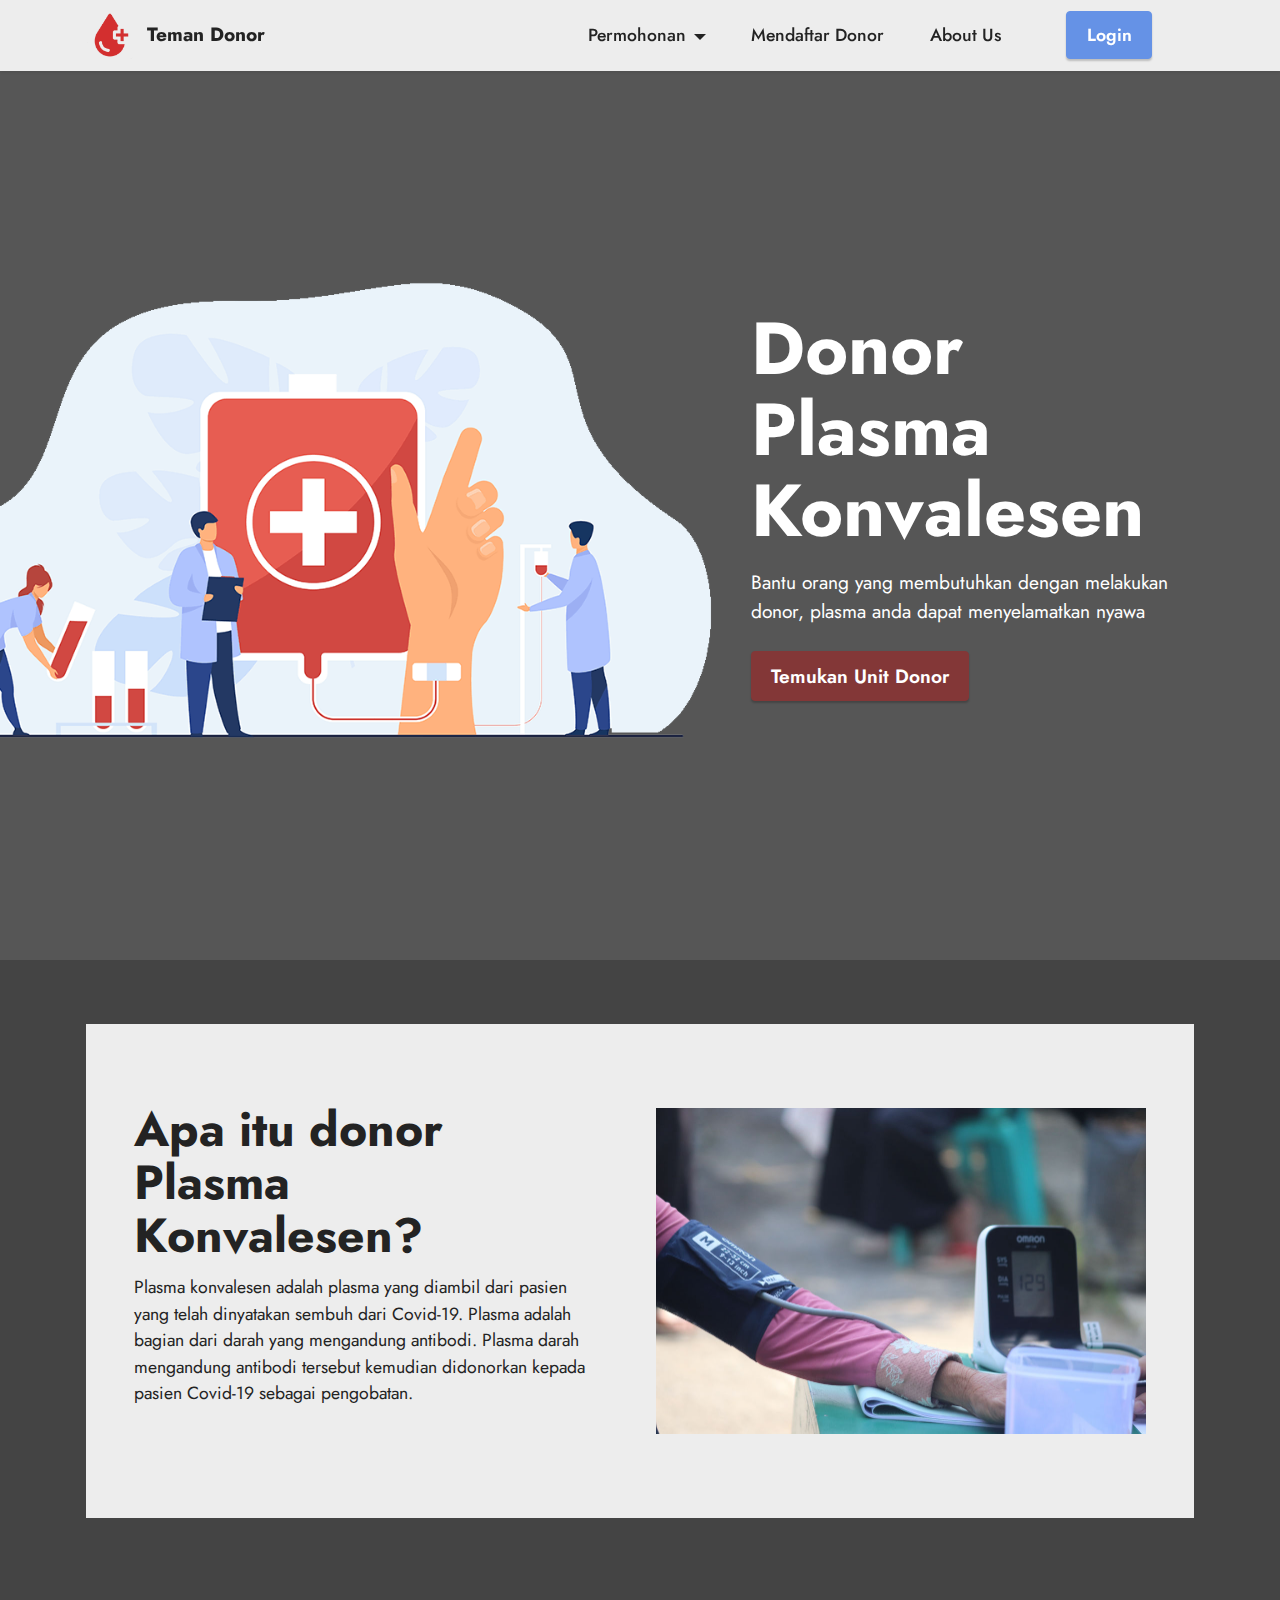
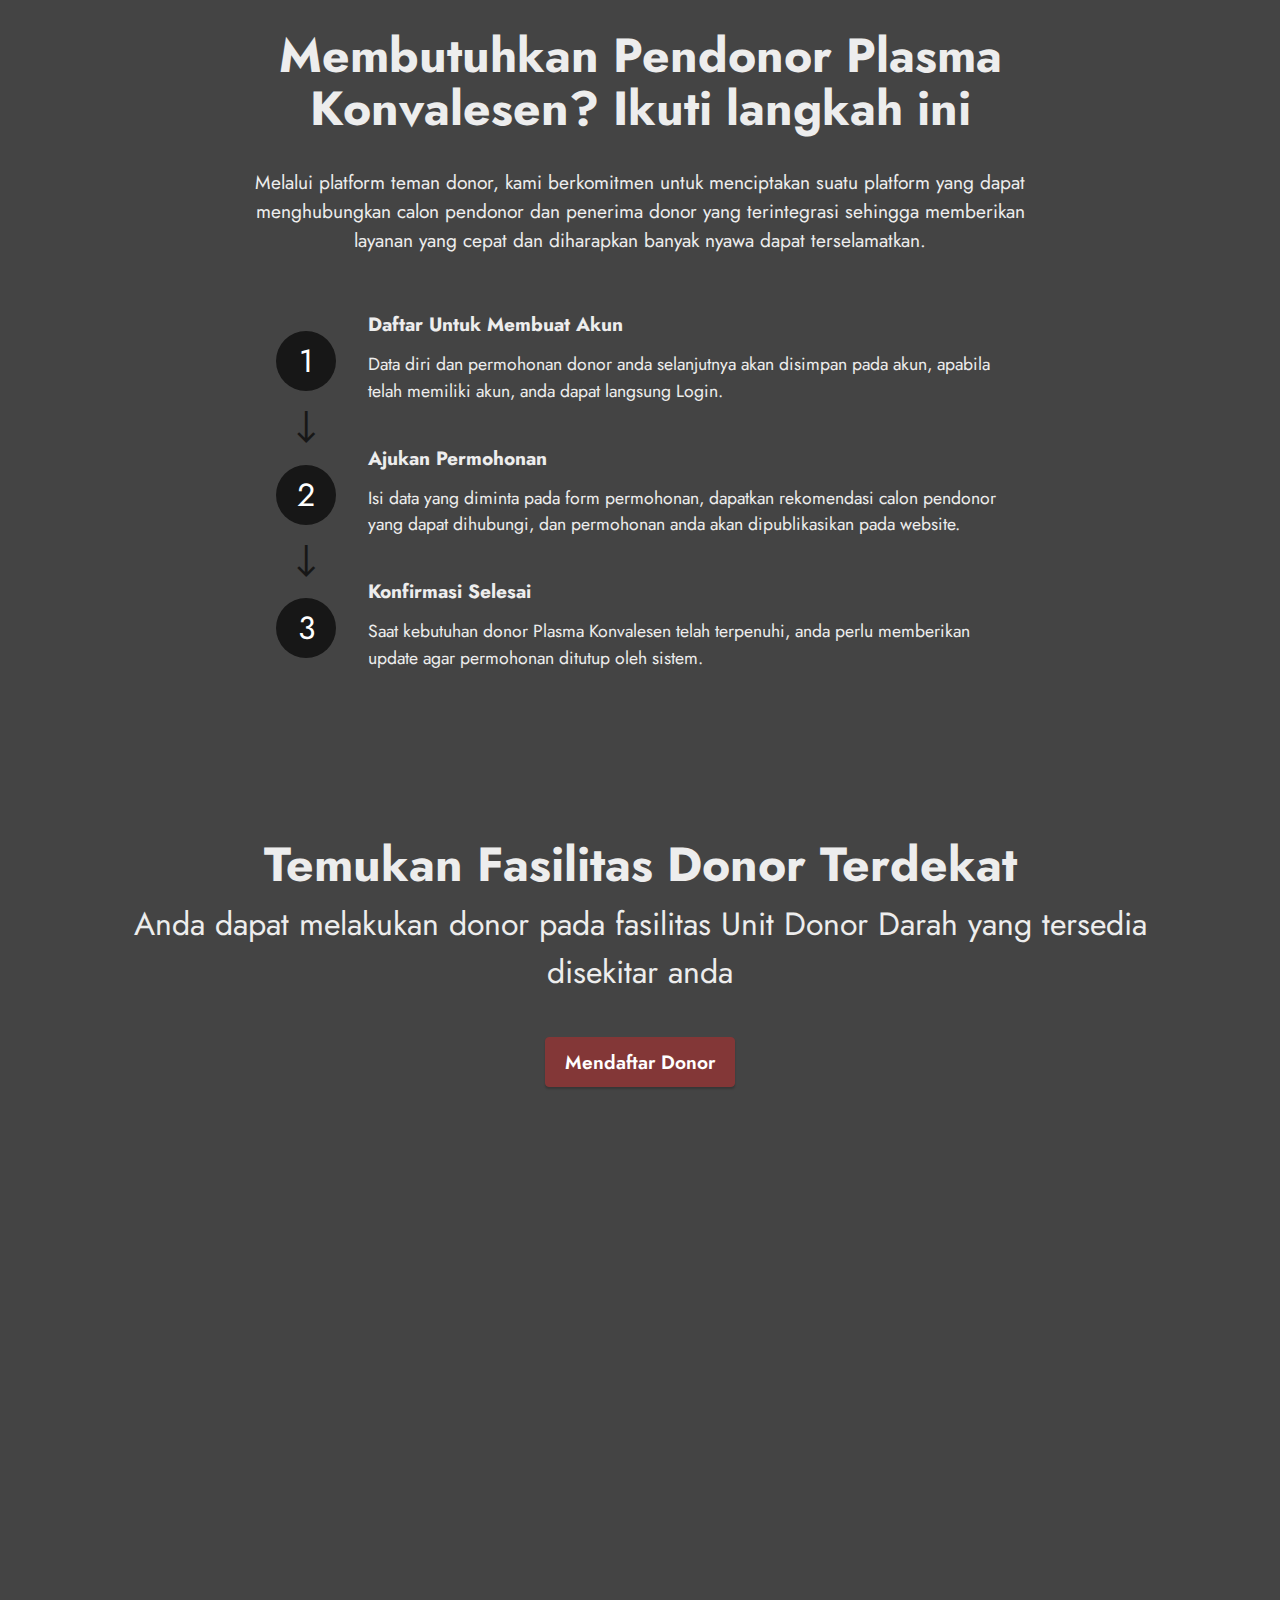
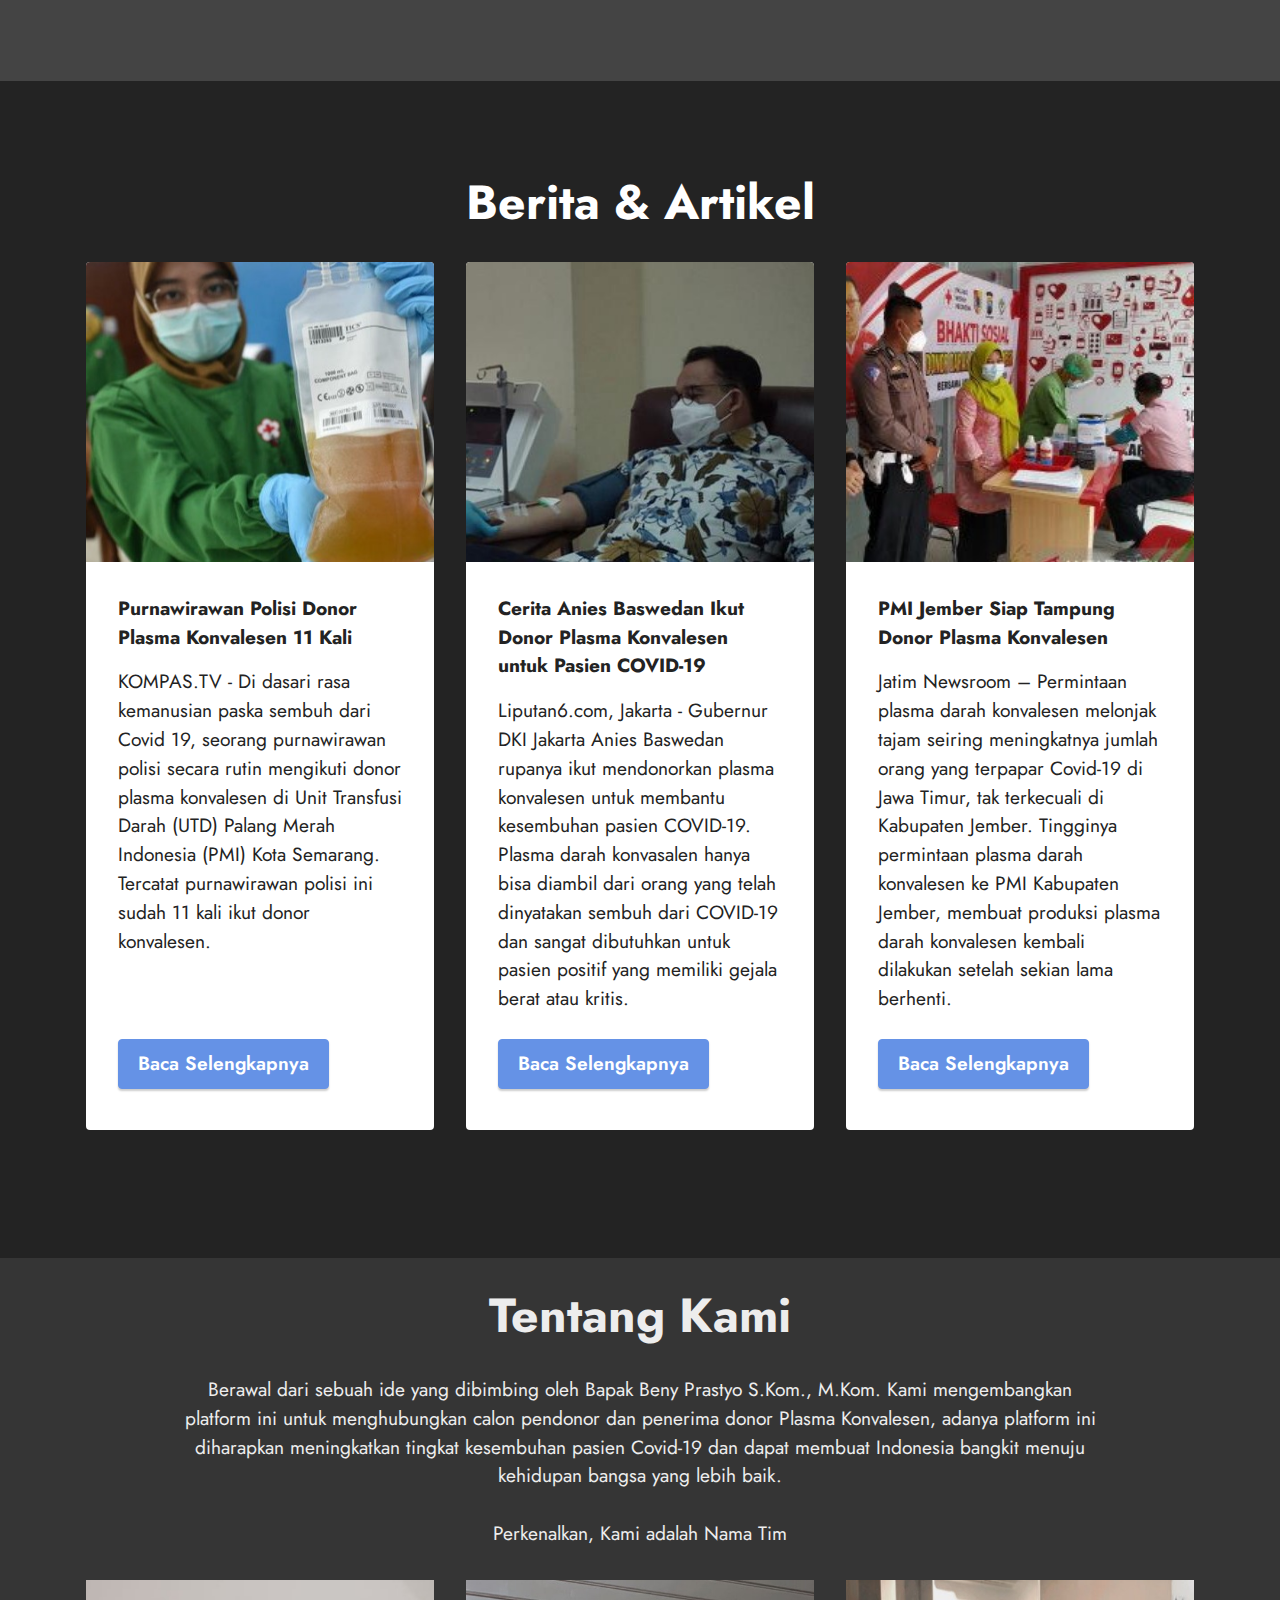
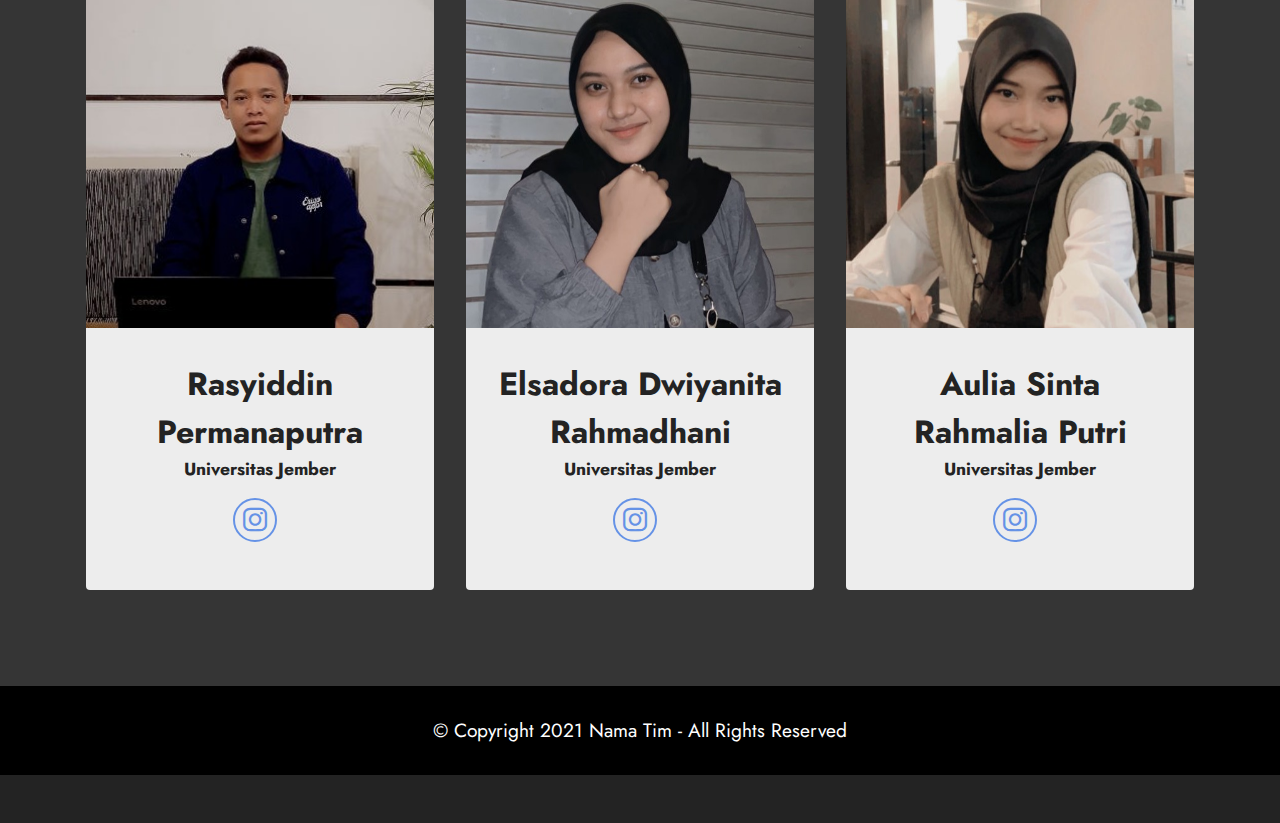
<file: index.html>
<!DOCTYPE html>
<html  >
<head>
  <!-- Site made with Mobirise Website Builder v5.3.10, https://mobirise.com -->
  <meta charset="UTF-8">
  <meta http-equiv="X-UA-Compatible" content="IE=edge">
  <meta name="generator" content="Mobirise v5.3.10, mobirise.com">
  <meta name="viewport" content="width=device-width, initial-scale=1, minimum-scale=1">
  <link rel="shortcut icon" href="assets/images/icon-plus-80x80.png" type="image/x-icon">
  <meta name="description" content="">
  
  
  <title>Teman Donor</title>
  <link rel="stylesheet" href="assets/web/assets/mobirise-icons2/mobirise2.css">
  <link rel="stylesheet" href="assets/tether/tether.min.css">
  <link rel="stylesheet" href="assets/bootstrap/css/bootstrap.min.css">
  <link rel="stylesheet" href="assets/bootstrap/css/bootstrap-grid.min.css">
  <link rel="stylesheet" href="assets/bootstrap/css/bootstrap-reboot.min.css">
  <link rel="stylesheet" href="assets/dropdown/css/style.css">
  <link rel="stylesheet" href="assets/socicon/css/styles.css">
  <link rel="stylesheet" href="assets/theme/css/style.css">
  <link rel="preload" href="https://fonts.googleapis.com/css?family=Jost:100,200,300,400,500,600,700,800,900,100i,200i,300i,400i,500i,600i,700i,800i,900i&display=swap" as="style" onload="this.onload=null;this.rel='stylesheet'">
  <noscript><link rel="stylesheet" href="https://fonts.googleapis.com/css?family=Jost:100,200,300,400,500,600,700,800,900,100i,200i,300i,400i,500i,600i,700i,800i,900i&display=swap"></noscript>
  <link rel="preload" as="style" href="assets/mobirise/css/mbr-additional.css"><link rel="stylesheet" href="assets/mobirise/css/mbr-additional.css" type="text/css">
  
  
  
  
</head>
<body>
  
  <section class="menu menu2 cid-sDw9gFyu42" once="menu" id="menu2-0">
    
    <nav class="navbar navbar-dropdown navbar-fixed-top navbar-expand-lg">
        <div class="container">
            <div class="navbar-brand">
                <span class="navbar-logo">
                    <a href="index.html">
                        <img src="assets/images/icon-plus-80x80.png" alt="Mobirise" style="height: 3rem;">
                    </a>
                </span>
                <span class="navbar-caption-wrap"><a class="navbar-caption text-black text-primary display-7" href="index.html">Teman Donor</a></span>
            </div>
            <button class="navbar-toggler" type="button" data-toggle="collapse" data-target="#navbarSupportedContent" aria-controls="navbarNavAltMarkup" aria-expanded="false" aria-label="Toggle navigation">
                <div class="hamburger">
                    <span></span>
                    <span></span>
                    <span></span>
                    <span></span>
                </div>
            </button>
            <div class="collapse navbar-collapse" id="navbarSupportedContent">
                <ul class="navbar-nav nav-dropdown" data-app-modern-menu="true"><li class="nav-item dropdown"><a class="nav-link link text-black text-primary dropdown-toggle display-4" href="#" data-toggle="dropdown-submenu" aria-expanded="false">Permohonan</a><div class="dropdown-menu"><a class="text-black text-primary dropdown-item display-4" href="page1.html">Buat Permohonan</a><a class="text-black text-primary dropdown-item display-4" href="page4.html" aria-expanded="false">Daftar Permohonan</a></div></li><li class="nav-item"><a class="nav-link link text-black text-primary display-4" href="page5.html">Mendaftar Donor</a></li>
                    <li class="nav-item"><a class="nav-link link text-black text-primary display-4" href="index.html#content4-9">About Us</a>
                    </li></ul>
                
                <div class="navbar-buttons mbr-section-btn"><a class="btn btn-primary display-4" href="page2.html">Login</a></div>
            </div>
        </div>
    </nav>
</section>

<section class="header5 cid-sDw9XeksVK mbr-fullscreen" id="header5-1">

    

    

    <div class="container">
        <div class="row justify-content-end">
            <div class="col-12 col-lg-5">
                <h1 class="mbr-section-title mbr-fonts-style mbr-white mb-3 display-1"><strong>Donor Plasma Konvalesen</strong></h1>
                
                <p class="mbr-text mbr-fonts-style mbr-white display-7">Bantu orang yang membutuhkan dengan melakukan donor, plasma anda dapat menyelamatkan nyawa</p>
                <div class="mbr-section-btn mt-3"><a class="btn btn-danger display-7" href="index.html#map1-6">Temukan Unit Donor</a></div>
            </div>
        </div>
    </div>
</section>

<section class="features15 cid-sDzvr8CCT7" id="features16-5">

    

    
    <div class="container">
        <div class="content-wrapper">
            <div class="row align-items-center">
                <div class="col-12 col-lg">
                    <div class="text-wrapper">
                        <h6 class="card-title mbr-fonts-style display-2">
                            <strong>Apa itu donor Plasma Konvalesen?</strong></h6>
                        <p class="mbr-text mbr-fonts-style mb-4 display-4">Plasma konvalesen adalah plasma yang diambil dari pasien yang telah dinyatakan sembuh dari Covid-19. Plasma adalah bagian dari darah yang mengandung antibodi. Plasma darah mengandung antibodi tersebut kemudian didonorkan kepada pasien Covid-19 sebagai pengobatan.<br></p>
                        
                    </div>
                </div>
                <div class="col-12 col-lg-6">
                    <div class="image-wrapper">
                        <img src="assets/images/mufid-majnun-x4hypm5hbfa-unsplash-980x653.jpg" alt="Mobirise">
                    </div>
                </div>
            </div>
        </div>
    </div>
</section>

<section class="features19 cid-sDzB1Rlc9C" id="features20-7">

    
    
    <div class="container">
        <div class="row justify-content-center">
            <div class="col-md-12 col-lg-9">
                <div class="card-wrapper pb-4">
                    <div class="card-box align-center">
                        <h4 class="card-title mbr-fonts-style mb-4 display-2">
                            <strong>Membutuhkan Pendonor Plasma Konvalesen? Ikuti langkah ini</strong></h4>
                        <p class="mbr-text mbr-fonts-style mb-4 display-7">
                            Melalui platform teman donor, kami berkomitmen untuk menciptakan suatu platform yang dapat menghubungkan calon pendonor dan penerima donor yang terintegrasi sehingga memberikan layanan yang cepat dan diharapkan banyak nyawa dapat terselamatkan.</p>
                        
                    </div>
                </div>
            </div>
            <div class="col-12 col-md-8">
                <div class="item mbr-flex">
                    <div class="icon-box">
                        <span class="step-number mbr-fonts-style display-5">1</span>
                    </div>
                    <div class="text-box">
                        <h4 class="icon-title card-title mbr-black mbr-fonts-style display-7">
                            <strong>Daftar Untuk Membuat Akun</strong></h4>
                        <h5 class="icon-text mbr-black mbr-fonts-style display-4">Data diri dan permohonan donor anda selanjutnya akan disimpan pada akun, apabila telah memiliki akun, anda dapat langsung Login.</h5>
                    </div>
                </div>
                <div class="item mbr-flex">
                    <div class="icon-box">
                        <span class="step-number mbr-fonts-style display-5">2</span>
                    </div>
                    <div class="text-box">
                        <h4 class="icon-title card-title mbr-black mbr-fonts-style display-7"><strong>Ajukan Permohonan</strong></h4>
                        <h5 class="icon-text mbr-black mbr-fonts-style display-4">Isi data yang diminta pada form permohonan, dapatkan rekomendasi calon pendonor yang dapat dihubungi, dan permohonan anda akan dipublikasikan pada website.</h5>
                    </div>
                </div>
                <div class="item mbr-flex last">
                    <div class="icon-box">
                        <span class="step-number mbr-fonts-style display-5">3</span>
                    </div>
                    <div class="text-box">
                        <h4 class="icon-title card-title mbr-black mbr-fonts-style display-7"><strong>Konfirmasi Selesai</strong></h4>
                        <h5 class="icon-text mbr-black mbr-fonts-style display-4">Saat kebutuhan donor Plasma Konvalesen telah terpenuhi, anda perlu memberikan update agar permohonan ditutup oleh sistem.</h5>
                    </div>
                </div>
                
                
                
                
                
                
                
            </div>
        </div>
    </div>
</section>

<section class="map1 cid-sDzwW3daRd" id="map1-6">
    
    
    <div class="container">
        <div class="mbr-section-head mb-4">
            <h3 class="mbr-section-title mbr-fonts-style align-center mb-0 display-2">
                <strong>Temukan Fasilitas Donor Terdekat</strong></h3>
            <h4 class="mbr-section-subtitle mbr-fonts-style align-center mb-0 mt-2 display-5">
                Anda dapat melakukan donor pada fasilitas Unit Donor Darah yang tersedia disekitar anda</h4>
        </div>
        <div class="col-12" style="text-align: center">
            <div class="mbr-section-btn mt-3 "><a class="btn btn-danger display-7";" href="page5.html">Mendaftar Donor</a></div><br>
        </div>
        <div class="google-map"><iframe frameborder="0" style="border:0" src="https://www.google.com/maps/embed?pb=!1m18!1m12!1m3!1d3949.6160927658957!2d113.71794281438042!3d-8.140507383767726!2m3!1f0!2f0!3f0!3m2!1i1024!2i768!4f13.1!3m3!1m2!1s0x2dd695b2a059fb57%3A0x9c50159aa2b88687!2sUDD%20PMI%20Kabupaten%20Jember!5e0!3m2!1sen!2sid!4v1626661019826!5m2!1sen!2sid" allowfullscreen=""></iframe></div>
    </div>
</section>

<section class="features3 cid-sE69LnEqSZ" id="features3-w">
    
    
    <div class="container">
        <div class="mbr-section-head">
            <h4 class="mbr-section-title mbr-fonts-style align-center mb-0 display-2">
                <strong>Berita &amp; Artikel</strong></h4>
            
        </div>
        <div class="row mt-4">
            
            
            <div class="item features-image сol-12 col-md-6 col-lg-4 active">
                <div class="item-wrapper">
                    <div class="item-img">
                        <img src="assets/images/20210129115445018-a22cfff0a21a459fa9caebca6aaca6cb-696x391.jpeg" alt="" data-slide-to="3">
                    </div>
                    <div class="item-content">
                        <h5 class="item-title mbr-fonts-style display-7"><strong>Purnawirawan Polisi Donor Plasma Konvalesen 11 Kali</strong></h5>
                        
                        <p class="mbr-text mbr-fonts-style mt-3 display-7">KOMPAS.TV - Di dasari rasa kemanusian paska sembuh dari Covid 19, seorang purnawirawan polisi secara rutin mengikuti donor plasma konvalesen di Unit Transfusi Darah (UTD) Palang Merah Indonesia (PMI) Kota Semarang. Tercatat purnawirawan polisi ini sudah 11 kali ikut donor konvalesen.</p>
                    </div>
                    <div class="mbr-section-btn item-footer mt-2"><a href="" class="btn btn-primary item-btn display-7" target="_blank">Baca Selengkapnya</a></div>
                </div>
            </div><div class="item features-image сol-12 col-md-6 col-lg-4">
                <div class="item-wrapper">
                    <div class="item-img">
                        <img src="assets/images/023113100-1610936074-whatsapp-image-2021-01-14-at-17.19.11-640x360.jpeg" data-slide-to="1" alt="">
                    </div>
                    <div class="item-content">
                        <h5 class="item-title mbr-fonts-style display-7"><strong>Cerita Anies Baswedan Ikut Donor Plasma Konvalesen untuk Pasien COVID-19</strong></h5>
                        
                        <p class="mbr-text mbr-fonts-style mt-3 display-7">Liputan6.com, Jakarta - Gubernur DKI Jakarta Anies Baswedan rupanya ikut mendonorkan plasma konvalesen untuk membantu kesembuhan pasien COVID-19. Plasma darah konvasalen hanya bisa diambil dari orang yang telah dinyatakan sembuh dari COVID-19 dan sangat dibutuhkan untuk pasien positif yang memiliki gejala berat atau kritis.</p>
                    </div>
                    <div class="mbr-section-btn item-footer mt-2"><a href="" class="btn btn-primary item-btn display-7" target="_blank">Baca Selengkapnya</a></div>
                </div>
            </div><div class="item features-image сol-12 col-md-6 col-lg-4">
                <div class="item-wrapper">
                    <div class="item-img">
                        <img src="assets/images/whatsapp-image-2021-01-28-at-16.47.41-360x240.jpeg" data-slide-to="2" alt="">
                    </div>
                    <div class="item-content">
                        <h5 class="item-title mbr-fonts-style display-7"><strong>PMI Jember Siap Tampung Donor Plasma Konvalesen</strong></h5>
                        
                        <p class="mbr-text mbr-fonts-style mt-3 display-7">Jatim Newsroom – Permintaan plasma darah konvalesen melonjak tajam seiring meningkatnya jumlah orang yang terpapar Covid-19 di Jawa Timur, tak terkecuali di Kabupaten Jember. Tingginya permintaan plasma darah konvalesen ke PMI Kabupaten Jember, membuat produksi  plasma darah konvalesen kembali dilakukan setelah sekian lama berhenti.<br></p>
                    </div>
                    <div class="mbr-section-btn item-footer mt-2"><a href="" class="btn btn-primary item-btn display-7" target="_blank">Baca Selengkapnya</a></div>
                </div>
            </div>
        </div>
    </div>
</section>

<section class="content4 cid-sDzEbM9KMm" id="content4-9">
    
    
    <div class="container">
        <div class="row justify-content-center">
            <div class="title col-md-12 col-lg-10">
                <h3 class="mbr-section-title mbr-fonts-style align-center mb-4 display-2">
                    <strong>Tentang Kami</strong></h3>
                <h4 class="mbr-section-subtitle align-center mbr-fonts-style mb-4 display-7">
                    Berawal dari sebuah ide yang dibimbing oleh Bapak Beny Prastyo S.Kom., M.Kom. Kami mengembangkan platform ini untuk menghubungkan calon pendonor dan penerima donor Plasma Konvalesen, adanya platform ini diharapkan meningkatkan tingkat kesembuhan pasien Covid-19 dan dapat membuat Indonesia bangkit menuju kehidupan bangsa yang lebih baik.<br><br>Perkenalkan, Kami adalah Nama Tim</h4>
                
            </div>
        </div>
    </div>
</section>

<section class="team1 cid-sDzDkVkhMC" id="team1-8">
    

    
    <div class="container">
        <div class="row justify-content-center">
            
            <div class="col-sm-6 col-lg-4">
                <div class="card-wrap">
                    <div class="image-wrap">
                        <img src="assets/images/img-2530-1-696x696.jpeg" alt="">
                    </div>
                    <div class="content-wrap">
                        <h5 class="mbr-section-title card-title mbr-fonts-style align-center m-0 display-5">
                            <strong>Rasyiddin Permanaputra</strong></h5>
                        <h6 class="mbr-role mbr-fonts-style align-center mb-3 display-4">
                            <strong>Universitas Jember</strong></h6>
                        
                        <div class="social-row display-7">
                            <div class="soc-item">
                                <a href="https://www.instagram.com/rasyidp_/" target="_blank">
                                    <span class="mbr-iconfont socicon-instagram socicon"></span>
                                </a>
                            </div>
                            
                            
                            
                            
                        </div>
                        
                    </div>
                </div>
            </div>

            <div class="col-sm-6 col-lg-4">
                <div class="card-wrap">
                    <div class="image-wrap">
                        <img src="assets/images/img-696x1237.jpeg" alt="">
                    </div>
                    <div class="content-wrap">
                        <h5 class="mbr-section-title card-title mbr-fonts-style align-center m-0 display-5">
                            <strong>Elsadora Dwiyanita Rahmadhani</strong></h5>
                        <h6 class="mbr-role mbr-fonts-style align-center mb-3 display-4"><strong>Universitas Jember</strong></h6>
                        
                        <div class="social-row display-7">
                            <div class="soc-item">
                                <a href="https://www.instagram.com/elsadoraa/" target="_blank">
                                    <span class="mbr-iconfont socicon-instagram socicon"></span>
                                </a>
                            </div>
                            
                            
                            
                            
                        </div>
                        
                    </div>
                </div>
            </div>

            <div class="col-sm-6 col-lg-4">
                <div class="card-wrap">
                    <div class="image-wrap">
                        <img src="assets/images/07ad5798-830b-4bc0-9395-6ec94b16a8ba-696x1237.jpeg" alt="">
                    </div>
                    <div class="content-wrap">
                        <h5 class="mbr-section-title card-title mbr-fonts-style align-center m-0 display-5">
                            <strong>Aulia Sinta Rahmalia Putri</strong></h5>
                        <h6 class="mbr-role mbr-fonts-style align-center mb-3 display-4"><strong>Universitas Jember</strong></h6>
                        
                        <div class="social-row display-7">
                            <div class="soc-item">
                                <a href="https://www.instagram.com/auliiaasr/" target="_blank">
                                    <span class="mbr-iconfont socicon-instagram socicon"></span>
                                </a>
                            </div>
                            
                            
                            
                            
                        </div>
                        
                    </div>
                </div>
            </div>

            
        </div>
    </div>
</section>

<section class="footer7 cid-sDzNnD8j48" once="footers" id="footer7-b">

    

    

    <div class="container">
        <div class="media-container-row align-center mbr-white">
            <div class="col-12">
                <p class="mbr-text mb-0 mbr-fonts-style display-7">
                    © Copyright 2021 Nama Tim - All Rights Reserved
                </p>
            </div>
        </div>
    </div>
</section><section style="background-color: #232323; font-family: -apple-system, BlinkMacSystemFont, 'Segoe UI', 'Roboto', 'Helvetica Neue', Arial, sans-serif; color:#aaa; font-size:12px; padding: 0; align-items: center; display: flex;"><a href="https://mobirise.site/z" style="flex: 1 1; height: 3rem; padding-left: 1rem;"></a><p style="flex: 0 0 auto; margin:0; padding-right:1rem;"><a href="https://mobirise.site/s" style="color:#aaa;"></a></p></section><script src="assets/web/assets/jquery/jquery.min.js"></script>  <script src="assets/popper/popper.min.js"></script>  <script src="assets/tether/tether.min.js"></script>  <script src="assets/bootstrap/js/bootstrap.min.js"></script>  <script src="assets/smoothscroll/smooth-scroll.js"></script>  <script src="assets/dropdown/js/nav-dropdown.js"></script>  <script src="assets/dropdown/js/navbar-dropdown.js"></script>  <script src="assets/touchswipe/jquery.touch-swipe.min.js"></script>  <script src="assets/theme/js/script.js"></script>  
  
  
</body>
</html>
</file>
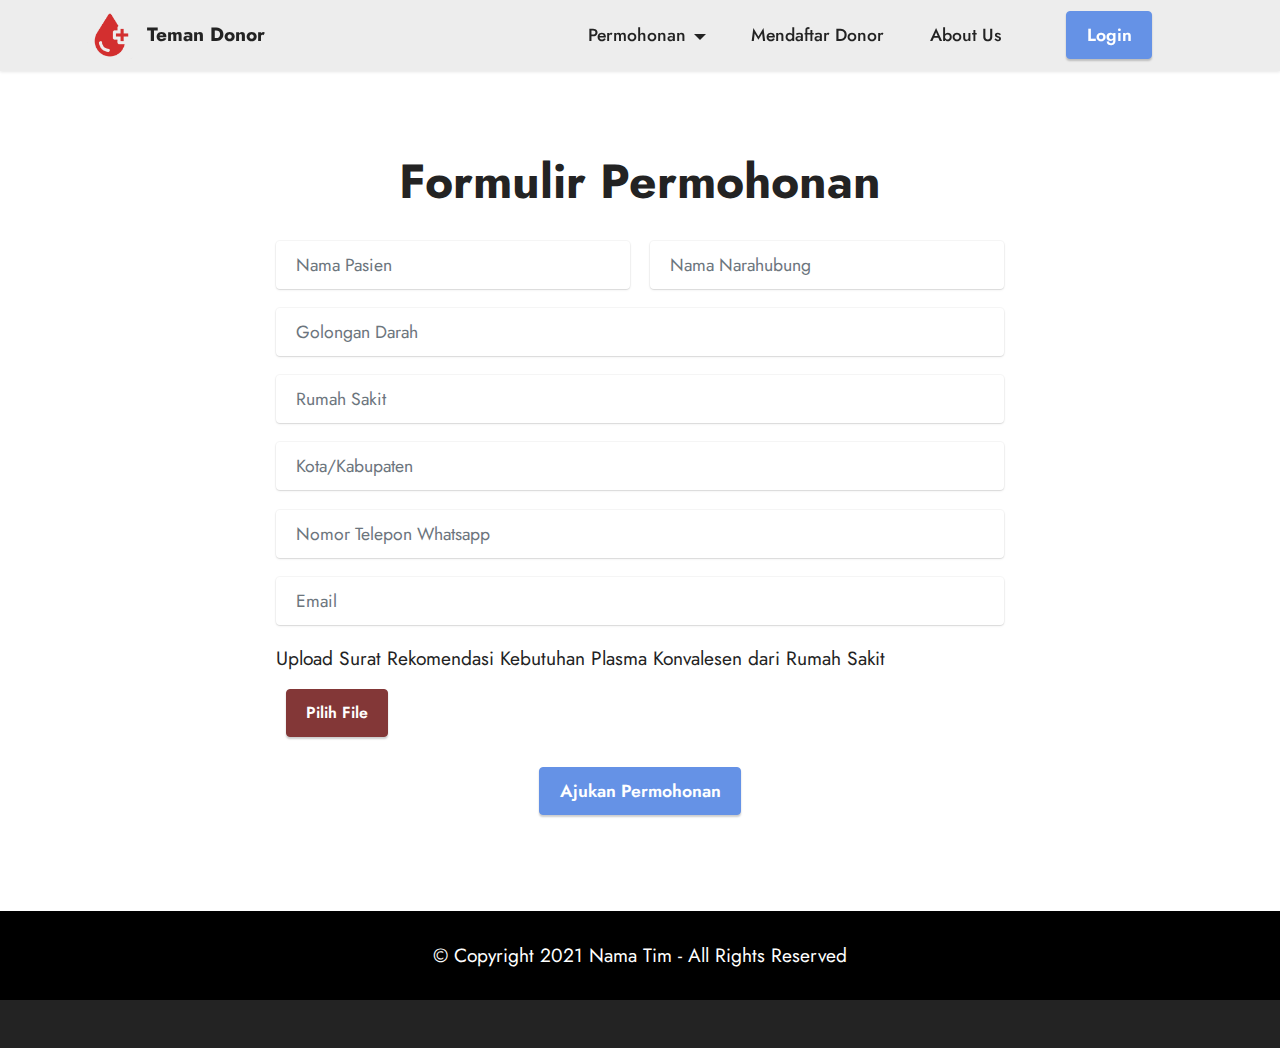
<file: page1.html>
<!DOCTYPE html>
<html  >
<head>
  <!-- Site made with Mobirise Website Builder v5.3.10, https://mobirise.com -->
  <meta charset="UTF-8">
  <meta http-equiv="X-UA-Compatible" content="IE=edge">
  <meta name="generator" content="Mobirise v5.3.10, mobirise.com">
  <meta name="viewport" content="width=device-width, initial-scale=1, minimum-scale=1">
  <link rel="shortcut icon" href="assets/images/icon-plus-80x80.png" type="image/x-icon">
  <meta name="description" content="">
  
  
  <title>Permohonan</title>
  <link rel="stylesheet" href="assets/tether/tether.min.css">
  <link rel="stylesheet" href="assets/bootstrap/css/bootstrap.min.css">
  <link rel="stylesheet" href="assets/bootstrap/css/bootstrap-grid.min.css">
  <link rel="stylesheet" href="assets/bootstrap/css/bootstrap-reboot.min.css">
  <link rel="stylesheet" href="assets/dropdown/css/style.css">
  <link rel="stylesheet" href="assets/formstyler/jquery.formstyler.css">
  <link rel="stylesheet" href="assets/formstyler/jquery.formstyler.theme.css">
  <link rel="stylesheet" href="assets/datepicker/jquery.datetimepicker.min.css">
  <link rel="stylesheet" href="assets/socicon/css/styles.css">
  <link rel="stylesheet" href="assets/theme/css/style.css">
  <link rel="preload" href="https://fonts.googleapis.com/css?family=Jost:100,200,300,400,500,600,700,800,900,100i,200i,300i,400i,500i,600i,700i,800i,900i&display=swap" as="style" onload="this.onload=null;this.rel='stylesheet'">
  <noscript><link rel="stylesheet" href="https://fonts.googleapis.com/css?family=Jost:100,200,300,400,500,600,700,800,900,100i,200i,300i,400i,500i,600i,700i,800i,900i&display=swap"></noscript>
  <link rel="preload" as="style" href="assets/mobirise/css/mbr-additional.css"><link rel="stylesheet" href="assets/mobirise/css/mbr-additional.css" type="text/css">
  
  
  
  
</head>
<body>
  
  <section class="menu menu2 cid-sDw9gFyu42" once="menu" id="menu2-2">
    
    <nav class="navbar navbar-dropdown navbar-fixed-top navbar-expand-lg">
        <div class="container">
            <div class="navbar-brand">
                <span class="navbar-logo">
                    <a href="index.html">
                        <img src="assets/images/icon-plus-80x80.png" alt="Mobirise" style="height: 3rem;">
                    </a>
                </span>
                <span class="navbar-caption-wrap"><a class="navbar-caption text-black text-primary display-7" href="index.html">Teman Donor</a></span>
            </div>
            <button class="navbar-toggler" type="button" data-toggle="collapse" data-target="#navbarSupportedContent" aria-controls="navbarNavAltMarkup" aria-expanded="false" aria-label="Toggle navigation">
                <div class="hamburger">
                    <span></span>
                    <span></span>
                    <span></span>
                    <span></span>
                </div>
            </button>
            <div class="collapse navbar-collapse" id="navbarSupportedContent">
                <ul class="navbar-nav nav-dropdown" data-app-modern-menu="true"><li class="nav-item dropdown"><a class="nav-link link text-black text-primary dropdown-toggle display-4" href="#" data-toggle="dropdown-submenu" aria-expanded="false">Permohonan</a><div class="dropdown-menu"><a class="text-black text-primary dropdown-item display-4" href="page1.html">Buat Permohonan</a><a class="text-black text-primary dropdown-item display-4" href="page4.html" aria-expanded="false">Daftar Permohonan</a></div></li><li class="nav-item"><a class="nav-link link text-black text-primary display-4" href="page5.html">Mendaftar Donor</a></li>
                    <li class="nav-item"><a class="nav-link link text-black text-primary display-4" href="index.html#content4-9">About Us</a>
                    </li></ul>
                
                <div class="navbar-buttons mbr-section-btn"><a class="btn btn-primary display-4" href="page2.html">Login</a></div>
            </div>
        </div>
    </nav>
</section>

<section class="form5 cid-sDwd3J6jNM" id="form5-3">
    
    
    <div class="container">
        <div class="mbr-section-head">
            <h3 class="mbr-section-title mbr-fonts-style align-center mb-0 display-2">
                <strong>Formulir Permohonan</strong></h3>
            
        </div>
        <div class="row justify-content-center mt-4">
            <div class="col-lg-8 mx-auto mbr-form" data-form-type="formoid">
                <form action="page7.html" class="mbr-form form-with-styler">
                    <div class="row">
                        <div hidden="hidden" data-form-alert="" class="alert alert-success col-12">Thanks for filling out
                            the form!</div>
                        <div hidden="hidden" data-form-alert-danger="" class="alert alert-danger col-12">Oops...! some
                            problem!</div>
                    </div>
                    <div class="dragArea row">
                        <div class="col-md col-sm-12 form-group" data-for="name">
                            <input type="text" name="name" placeholder="Nama Pasien" data-form-field="name" class="form-control" value="" id="name-form5-3">
                        </div>
                        <div class="col-md col-sm-12 form-group" data-for="email">
                            <input type="email" name="email" placeholder="Nama Narahubung" data-form-field="email" class="form-control" value="" id="email-form5-3">
                        </div>
                        <div class="col-12 form-group" data-for="url">
                            <input type="url" name="url" placeholder="Golongan Darah" data-form-field="url" class="form-control" value="" id="url-form5-3">
                        </div>
                        <div class="col-12 form-group" data-for="url">
                            <input type="url" name="url" placeholder="Rumah Sakit" data-form-field="url" class="form-control" value="" id="url-form5-3">
                        </div>
                        <div class="col-12 form-group" data-for="url">
                            <input type="url" name="url" placeholder="Kota/Kabupaten" data-form-field="url" class="form-control" value="" id="url-form5-3">
                        </div>
                        <div class="col-12 form-group" data-for="url">
                            <input type="url" name="url" placeholder="Nomor Telepon Whatsapp" data-form-field="url" class="form-control" value="" id="url-form5-3">
                        </div>
                        <div class="col-12 form-group" data-for="url">
                            <input type="url" name="url" placeholder="Email" data-form-field="url" class="form-control" value="" id="url-form5-3">
                        </div>
                        <div class="col-12">
                            <p class="mbr-text mb-0 mbr-fonts-style display-7">
                                Upload Surat Rekomendasi Kebutuhan Plasma Konvalesen dari Rumah Sakit
                            </p>
                            <div style="margin-bottom: 15px; text-align: left;" class="mbr-section-btn mt-3"><a class="btn btn-danger display-11" href="page1.html">Pilih File</a></div>
                        </div>
                        
                        <div class="col-lg-12 col-md-12 col-sm-12 align-center mbr-section-btn"><button type="submit" href="page7.html" style="margin-top: 15px;" class="btn btn-primary display-4">Ajukan Permohonan</button></div>
                        
                        
                    </div>
                </form>
            </div>
        </div>
    </div>
</section>

<section class="footer7 cid-sDzNnD8j48" once="footers" id="footer7-b">

    

    

    <div class="container">
        <div class="media-container-row align-center mbr-white">
            <div class="col-12">
                <p class="mbr-text mb-0 mbr-fonts-style display-7">
                    © Copyright 2021 Nama Tim - All Rights Reserved
                </p>
            </div>
        </div>
    </div>
</section><section style="background-color: #232323; font-family: -apple-system, BlinkMacSystemFont, 'Segoe UI', 'Roboto', 'Helvetica Neue', Arial, sans-serif; color:#aaa; font-size:12px; padding: 0; align-items: center; display: flex;"><a href="https://mobirise.site/z" style="flex: 1 1; height: 3rem; padding-left: 1rem;"></a><p style="flex: 0 0 auto; margin:0; padding-right:1rem;"><a href="https://mobirise.site/s" style="color:#aaa;"></a></p></section><script src="assets/web/assets/jquery/jquery.min.js"></script>  <script src="assets/popper/popper.min.js"></script>  <script src="assets/tether/tether.min.js"></script>  <script src="assets/bootstrap/js/bootstrap.min.js"></script>  <script src="assets/smoothscroll/smooth-scroll.js"></script>  <script src="assets/dropdown/js/nav-dropdown.js"></script>  <script src="assets/dropdown/js/navbar-dropdown.js"></script>  <script src="assets/touchswipe/jquery.touch-swipe.min.js"></script>  <script src="assets/theme/js/script.js"></script>  
  
  
</body>
</html>
</file>
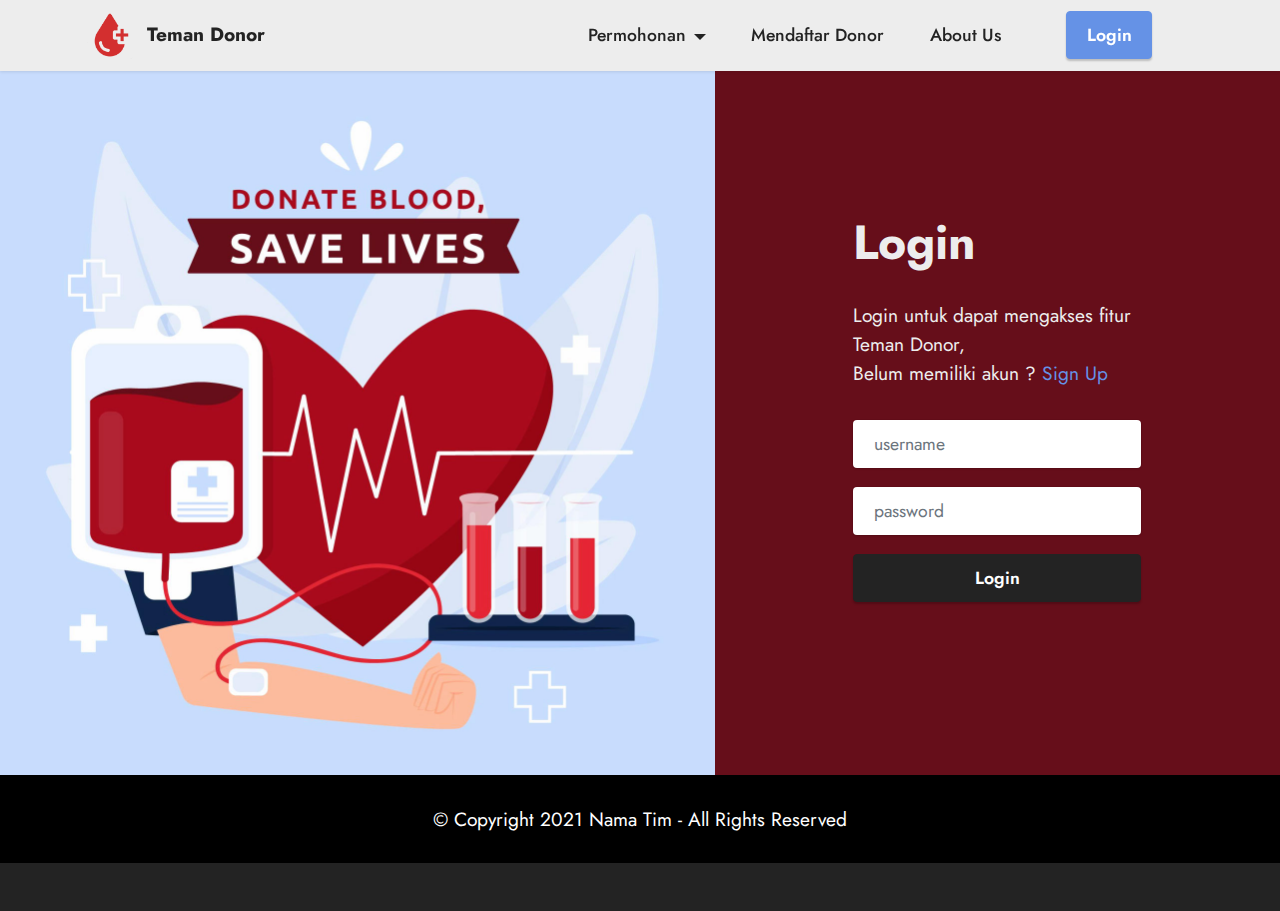
<file: page2.html>
<!DOCTYPE html>
<html  >
<head>
  <!-- Site made with Mobirise Website Builder v5.3.10, https://mobirise.com -->
  <meta charset="UTF-8">
  <meta http-equiv="X-UA-Compatible" content="IE=edge">
  <meta name="generator" content="Mobirise v5.3.10, mobirise.com">
  <meta name="viewport" content="width=device-width, initial-scale=1, minimum-scale=1">
  <link rel="shortcut icon" href="assets/images/icon-plus-80x80.png" type="image/x-icon">
  <meta name="description" content="">
  
  
  <title>Login</title>
  <link rel="stylesheet" href="assets/tether/tether.min.css">
  <link rel="stylesheet" href="assets/bootstrap/css/bootstrap.min.css">
  <link rel="stylesheet" href="assets/bootstrap/css/bootstrap-grid.min.css">
  <link rel="stylesheet" href="assets/bootstrap/css/bootstrap-reboot.min.css">
  <link rel="stylesheet" href="assets/dropdown/css/style.css">
  <link rel="stylesheet" href="assets/formstyler/jquery.formstyler.css">
  <link rel="stylesheet" href="assets/formstyler/jquery.formstyler.theme.css">
  <link rel="stylesheet" href="assets/datepicker/jquery.datetimepicker.min.css">
  <link rel="stylesheet" href="assets/socicon/css/styles.css">
  <link rel="stylesheet" href="assets/theme/css/style.css">
  <link rel="preload" href="https://fonts.googleapis.com/css?family=Jost:100,200,300,400,500,600,700,800,900,100i,200i,300i,400i,500i,600i,700i,800i,900i&display=swap" as="style" onload="this.onload=null;this.rel='stylesheet'">
  <noscript><link rel="stylesheet" href="https://fonts.googleapis.com/css?family=Jost:100,200,300,400,500,600,700,800,900,100i,200i,300i,400i,500i,600i,700i,800i,900i&display=swap"></noscript>
  <link rel="preload" as="style" href="assets/mobirise/css/mbr-additional.css"><link rel="stylesheet" href="assets/mobirise/css/mbr-additional.css" type="text/css">
  
  
  
  
</head>
<body>
  
  <section class="menu menu2 cid-sDw9gFyu42" once="menu" id="menu2-c">
    
    <nav class="navbar navbar-dropdown navbar-fixed-top navbar-expand-lg">
        <div class="container">
            <div class="navbar-brand">
                <span class="navbar-logo">
                    <a href="index.html">
                        <img src="assets/images/icon-plus-80x80.png" alt="Mobirise" style="height: 3rem;">
                    </a>
                </span>
                <span class="navbar-caption-wrap"><a class="navbar-caption text-black text-primary display-7" href="index.html">Teman Donor</a></span>
            </div>
            <button class="navbar-toggler" type="button" data-toggle="collapse" data-target="#navbarSupportedContent" aria-controls="navbarNavAltMarkup" aria-expanded="false" aria-label="Toggle navigation">
                <div class="hamburger">
                    <span></span>
                    <span></span>
                    <span></span>
                    <span></span>
                </div>
            </button>
            <div class="collapse navbar-collapse" id="navbarSupportedContent">
                <ul class="navbar-nav nav-dropdown" data-app-modern-menu="true"><li class="nav-item dropdown"><a class="nav-link link text-black text-primary dropdown-toggle display-4" href="#" data-toggle="dropdown-submenu" aria-expanded="false">Permohonan</a><div class="dropdown-menu"><a class="text-black text-primary dropdown-item display-4" href="page1.html">Buat Permohonan</a><a class="text-black text-primary dropdown-item display-4" href="page4.html" aria-expanded="false">Daftar Permohonan</a></div></li><li class="nav-item"><a class="nav-link link text-black text-primary display-4" href="page5.html">Mendaftar Donor</a></li>
                    <li class="nav-item"><a class="nav-link link text-black text-primary display-4" href="index.html#content4-9">About Us</a>
                    </li></ul>
                
                <div class="navbar-buttons mbr-section-btn"><a class="btn btn-primary display-4" href="page2.html">Login</a></div>
            </div>
        </div>
    </nav>
</section>

<section class="form3 cid-sDzOLBTARi" id="form3-e">

    

    

    <div class="container-fluid">
        <div class="row justify-content-center">
            <div class="col-lg-7 col-12">
                <div class="image-wrapper">
                    <img class="w-100" src="assets/images/5340128-1432x1432.jpg" alt="Mobirise">
                </div>
            </div>
            <div class="col-lg-3 offset-lg-1 mbr-form" data-form-type="formoid">
                <form action="https://mobirise.eu/" method="POST" class="mbr-form form-with-styler" data-form-title="Form Name"><input type="hidden" name="email" data-form-email="true" value="321jVr9fUmpqzq0Ez8UsUauV0AmlrX8/4DrBS6XEosuuoV6ZmNUlZspMX9EYirap3M5eCdjlRMHjC1DN6T9s3dbadCt4h/MZUkApgdQSFvSd7L5h/sZCkqqFjgPxoWiT">
                    <div class="row">
                        <div hidden="hidden" data-form-alert="" class="alert alert-success col-12">Berhasil Login</div>
                        <div hidden="hidden" data-form-alert-danger="" class="alert alert-danger col-12">Oops...! some
                            problem!</div>
                    </div>
                    <div class="dragArea row">
                        <div class="col-lg-12 col-md-12 col-sm-12">
                            <h1 class="mbr-section-title mb-4 display-2">
                                <strong>Login</strong></h1>
                        </div>
                        <div class="col-lg-12 col-md-12 col-sm-12">
                            <p class="mbr-text mbr-fonts-style mb-4 display-7">Login untuk dapat mengakses fitur Teman Donor,<br>Belum memiliki akun ? <a href="page3.html" class="text-primary">Sign Up</a></p>
                        </div>
                        <div data-for="name" class="col-lg-12 col-md col-sm-12 form-group">
                            <input type="text" name="name" placeholder="username" data-form-field="name" class="form-control" value="" id="name-form3-e">
                        </div>
                        <div class="col-lg-12 col-md col-sm-12 form-group" data-for="email">
                            <input type="email" name="email" placeholder="password" data-form-field="email" class="form-control" value="" id="email-form3-e">
                        </div>
                        <div class="col-md-auto col-12 mbr-section-btn"><button type="submit" class="btn btn-black display-4">Login</button></div>
                    </div>
                </form>
            </div>
            <div class="offset-lg-1"></div>
        </div>
    </div>
</section>

<section class="footer7 cid-sDzNnD8j48" once="footers" id="footer7-d">

    

    

    <div class="container">
        <div class="media-container-row align-center mbr-white">
            <div class="col-12">
                <p class="mbr-text mb-0 mbr-fonts-style display-7">
                    © Copyright 2021 Nama Tim - All Rights Reserved
                </p>
            </div>
        </div>
    </div>
</section><section style="background-color: #232323; font-family: -apple-system, BlinkMacSystemFont, 'Segoe UI', 'Roboto', 'Helvetica Neue', Arial, sans-serif; color:#aaa; font-size:12px; padding: 0; align-items: center; display: flex;"><a href="https://mobirise.site/z" style="flex: 1 1; height: 3rem; padding-left: 1rem;"></a><p style="flex: 0 0 auto; margin:0; padding-right:1rem;"><a href="https://mobirise.site/s" style="color:#aaa;"></a></p></section><script src="assets/web/assets/jquery/jquery.min.js"></script>  <script src="assets/popper/popper.min.js"></script>  <script src="assets/tether/tether.min.js"></script>  <script src="assets/bootstrap/js/bootstrap.min.js"></script>  <script src="assets/smoothscroll/smooth-scroll.js"></script>  <script src="assets/dropdown/js/nav-dropdown.js"></script>  <script src="assets/dropdown/js/navbar-dropdown.js"></script>  <script src="assets/touchswipe/jquery.touch-swipe.min.js"></script>  <script src="assets/theme/js/script.js"></script>  
  
  
</body>
</html>
</file>
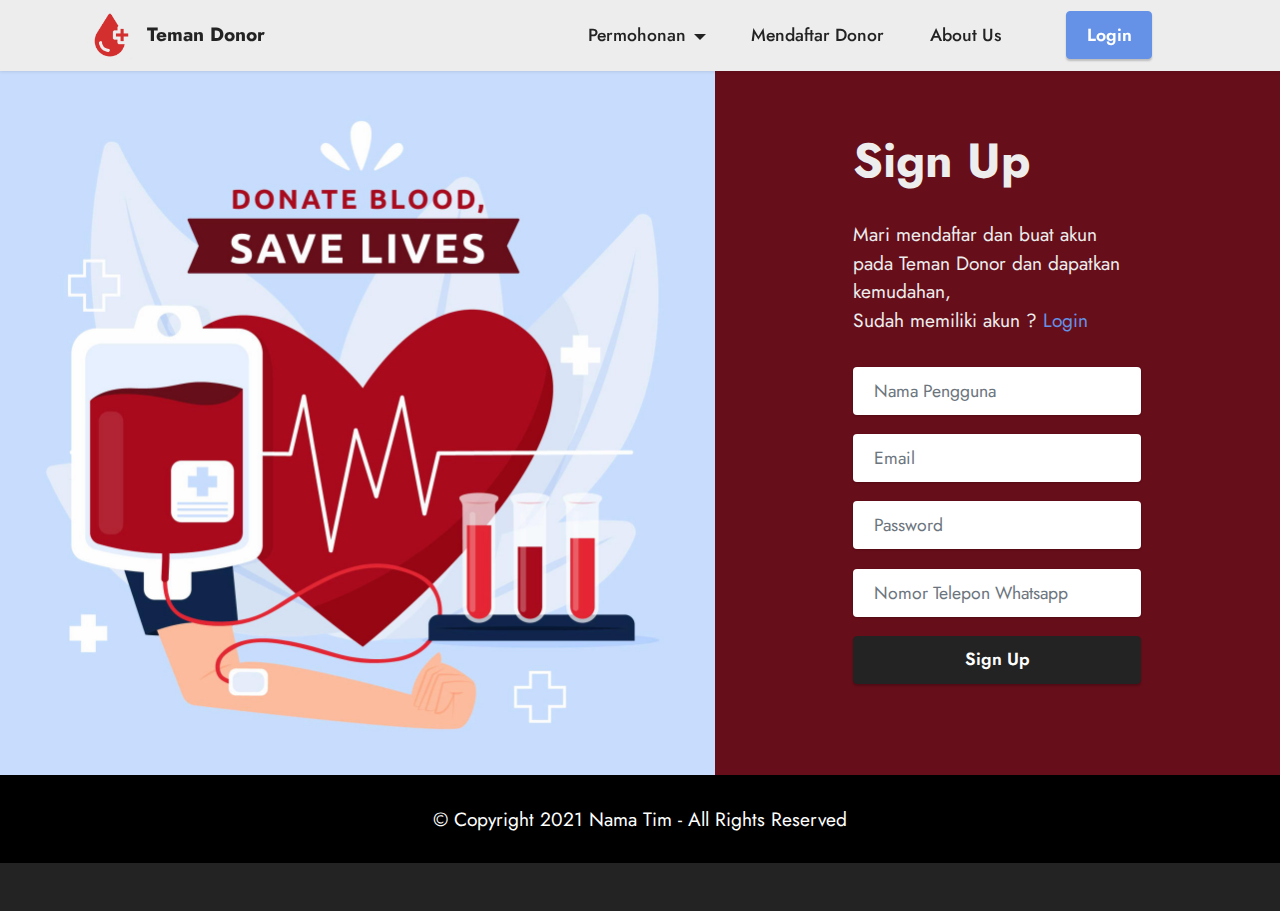
<file: page3.html>
<!DOCTYPE html>
<html  >
<head>
  <!-- Site made with Mobirise Website Builder v5.3.10, https://mobirise.com -->
  <meta charset="UTF-8">
  <meta http-equiv="X-UA-Compatible" content="IE=edge">
  <meta name="generator" content="Mobirise v5.3.10, mobirise.com">
  <meta name="viewport" content="width=device-width, initial-scale=1, minimum-scale=1">
  <link rel="shortcut icon" href="assets/images/icon-plus-80x80.png" type="image/x-icon">
  <meta name="description" content="">
  
  
  <title>Sign Up</title>
  <link rel="stylesheet" href="assets/tether/tether.min.css">
  <link rel="stylesheet" href="assets/bootstrap/css/bootstrap.min.css">
  <link rel="stylesheet" href="assets/bootstrap/css/bootstrap-grid.min.css">
  <link rel="stylesheet" href="assets/bootstrap/css/bootstrap-reboot.min.css">
  <link rel="stylesheet" href="assets/dropdown/css/style.css">
  <link rel="stylesheet" href="assets/formstyler/jquery.formstyler.css">
  <link rel="stylesheet" href="assets/formstyler/jquery.formstyler.theme.css">
  <link rel="stylesheet" href="assets/datepicker/jquery.datetimepicker.min.css">
  <link rel="stylesheet" href="assets/socicon/css/styles.css">
  <link rel="stylesheet" href="assets/theme/css/style.css">
  <link rel="preload" href="https://fonts.googleapis.com/css?family=Jost:100,200,300,400,500,600,700,800,900,100i,200i,300i,400i,500i,600i,700i,800i,900i&display=swap" as="style" onload="this.onload=null;this.rel='stylesheet'">
  <noscript><link rel="stylesheet" href="https://fonts.googleapis.com/css?family=Jost:100,200,300,400,500,600,700,800,900,100i,200i,300i,400i,500i,600i,700i,800i,900i&display=swap"></noscript>
  <link rel="preload" as="style" href="assets/mobirise/css/mbr-additional.css"><link rel="stylesheet" href="assets/mobirise/css/mbr-additional.css" type="text/css">
  
  
  
  
</head>
<body>
  
  <section class="menu menu2 cid-sDHUIURaSP" once="menu" id="menu2-l">
    
    <nav class="navbar navbar-dropdown navbar-fixed-top navbar-expand-lg">
        <div class="container">
            <div class="navbar-brand">
                <span class="navbar-logo">
                    <a href="index.html">
                        <img src="assets/images/icon-plus-80x80.png" alt="Mobirise" style="height: 3rem;">
                    </a>
                </span>
                <span class="navbar-caption-wrap"><a class="navbar-caption text-black text-primary display-7" href="index.html">Teman Donor</a></span>
            </div>
            <button class="navbar-toggler" type="button" data-toggle="collapse" data-target="#navbarSupportedContent" aria-controls="navbarNavAltMarkup" aria-expanded="false" aria-label="Toggle navigation">
                <div class="hamburger">
                    <span></span>
                    <span></span>
                    <span></span>
                    <span></span>
                </div>
            </button>
            <div class="collapse navbar-collapse" id="navbarSupportedContent">
                <ul class="navbar-nav nav-dropdown" data-app-modern-menu="true"><li class="nav-item dropdown"><a class="nav-link link text-black text-primary dropdown-toggle display-4" href="#" data-toggle="dropdown-submenu" aria-expanded="false">Permohonan</a><div class="dropdown-menu"><a class="text-black text-primary dropdown-item display-4" href="page1.html">Buat Permohonan</a><a class="text-black text-primary dropdown-item display-4" href="page4.html" aria-expanded="false">Daftar Permohonan</a></div></li><li class="nav-item"><a class="nav-link link text-black text-primary display-4" href="page5.html">Mendaftar Donor</a></li>
                    <li class="nav-item"><a class="nav-link link text-black text-primary display-4" href="index.html#content4-9">About Us</a>
                    </li></ul>
                
                <div class="navbar-buttons mbr-section-btn"><a class="btn btn-primary display-4" href="page2.html">Login</a></div>
            </div>
        </div>
    </nav>
</section>

<section class="form3 cid-sDHUIVWrsH" id="form3-m">

    

    

    <div class="container-fluid">
        <div class="row justify-content-center">
            <div class="col-lg-7 col-12">
                <div class="image-wrapper">
                    <img class="w-100" src="assets/images/5340128-1432x1432.jpg" alt="Mobirise">
                </div>
            </div>
            <div class="col-lg-3 offset-lg-1 mbr-form" data-form-type="formoid">
                <form action="https://mobirise.eu/" method="POST" class="mbr-form form-with-styler" data-form-title="Form Name"><input type="hidden" name="email" data-form-email="true" value="yG6Lm32kPnrk7vF0qKumsGHcih3IgqyuI7mB4nlxYEO1Xdb4LmdHJrwAZ4y0crfQJG/QpnNK6PdS2j99nL6piNtEHwU5RqbhoF0Nw+fV7ZINY2lUfO3oPniMvOcloNeY">
                    <div class="row">
                        <div hidden="hidden" data-form-alert="" class="alert alert-success col-12">Anda Telah Terdaftar</div>
                        <div hidden="hidden" data-form-alert-danger="" class="alert alert-danger col-12">Oops...! some
                            problem!</div>
                    </div>
                    <div class="dragArea row">
                        <div class="col-lg-12 col-md-12 col-sm-12">
                            <h1 class="mbr-section-title mb-4 display-2">
                                <strong>Sign Up</strong></h1>
                        </div>
                        <div class="col-lg-12 col-md-12 col-sm-12">
                            <p class="mbr-text mbr-fonts-style mb-4 display-7">Mari mendaftar dan buat akun pada Teman Donor dan dapatkan kemudahan,<br>Sudah memiliki akun ?<a href="page2.html" class="text-primary"> Login</a></p>
                        </div>
                        <div data-for="name" class="col-lg-12 col-md col-sm-12 form-group">
                            <input type="text" name="name" placeholder="Nama Pengguna" data-form-field="name" class="form-control" value="" id="name-form3-m">
                        </div>
                        <div class="col-lg-12 col-md col-sm-12 form-group" data-for="email">
                            <input type="email" name="email" placeholder="Email" data-form-field="email" class="form-control" value="" id="email-form3-m">
                        </div>
                        <div class="col-lg-12 col-md col-sm-12 form-group" data-for="email">
                            <input type="password" name="password" placeholder="Password" data-form-field="password" class="form-control" value="" id="email-form3-m">
                        </div>
                        <div class="col-lg-12 col-md col-sm-12 form-group" data-for="email">
                            <input type="number" name="phone" placeholder="Nomor Telepon Whatsapp" data-form-field="phone" class="form-control" value="" id="email-form3-m">
                        </div>
                        <div class="col-md-auto col-12 mbr-section-btn"><button type="submit" class="btn btn-black display-4">Sign Up</button></div>
                    </div>
                </form>
            </div>
            <div class="offset-lg-1"></div>
        </div>
    </div>
</section>

<section class="footer7 cid-sDHUIWTxYD" once="footers" id="footer7-n">

    

    

    <div class="container">
        <div class="media-container-row align-center mbr-white">
            <div class="col-12">
                <p class="mbr-text mb-0 mbr-fonts-style display-7">
                    © Copyright 2021 Nama Tim - All Rights Reserved
                </p>
            </div>
        </div>
    </div>
</section><section style="background-color: #232323; font-family: -apple-system, BlinkMacSystemFont, 'Segoe UI', 'Roboto', 'Helvetica Neue', Arial, sans-serif; color:#aaa; font-size:12px; padding: 0; align-items: center; display: flex;"><a href="https://mobirise.site/z" style="flex: 1 1; height: 3rem; padding-left: 1rem;"></a><p style="flex: 0 0 auto; margin:0; padding-right:1rem;"><a href="https://mobirise.site/s" style="color:#aaa;"></a></p></section><script src="assets/web/assets/jquery/jquery.min.js"></script>  <script src="assets/popper/popper.min.js"></script>  <script src="assets/tether/tether.min.js"></script>  <script src="assets/bootstrap/js/bootstrap.min.js"></script>  <script src="assets/smoothscroll/smooth-scroll.js"></script>  <script src="assets/dropdown/js/nav-dropdown.js"></script>  <script src="assets/dropdown/js/navbar-dropdown.js"></script>  <script src="assets/touchswipe/jquery.touch-swipe.min.js"></script>  <script src="assets/theme/js/script.js"></script>  

  
</body>
</html>
</file>
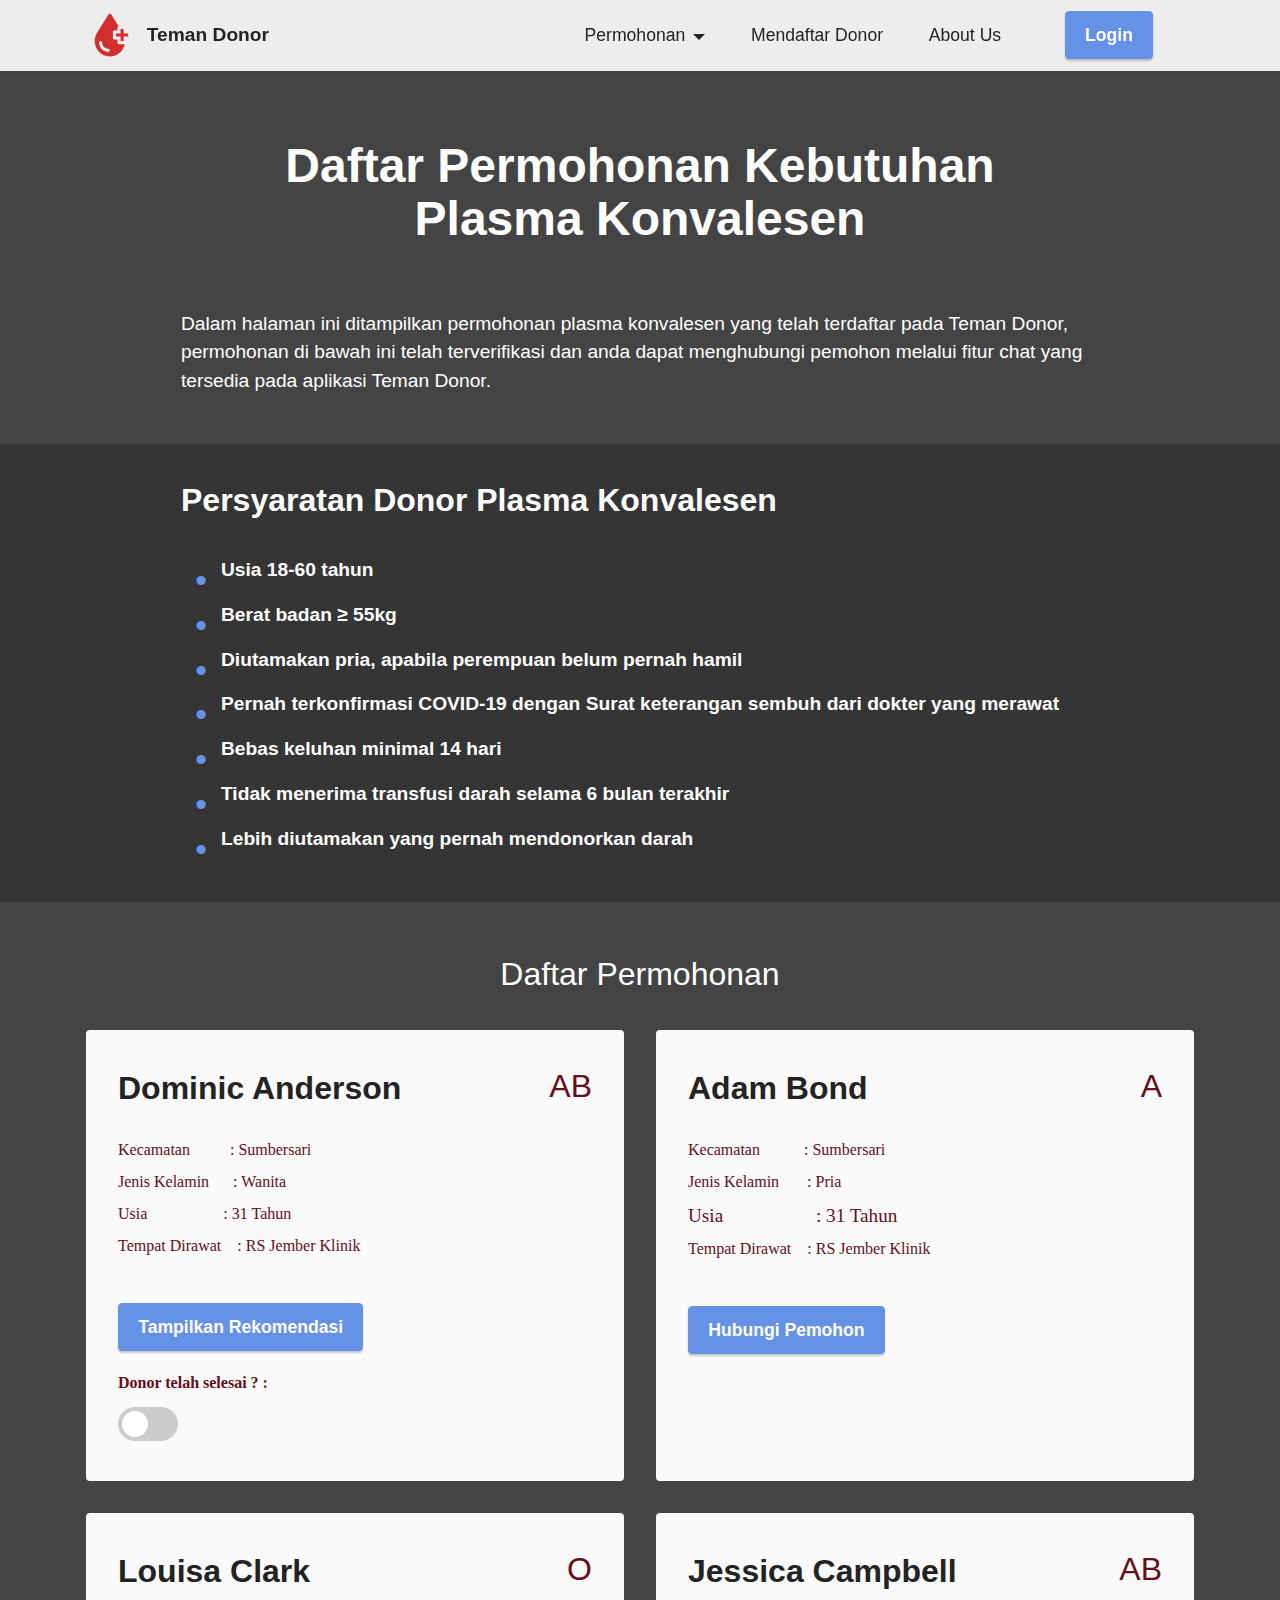
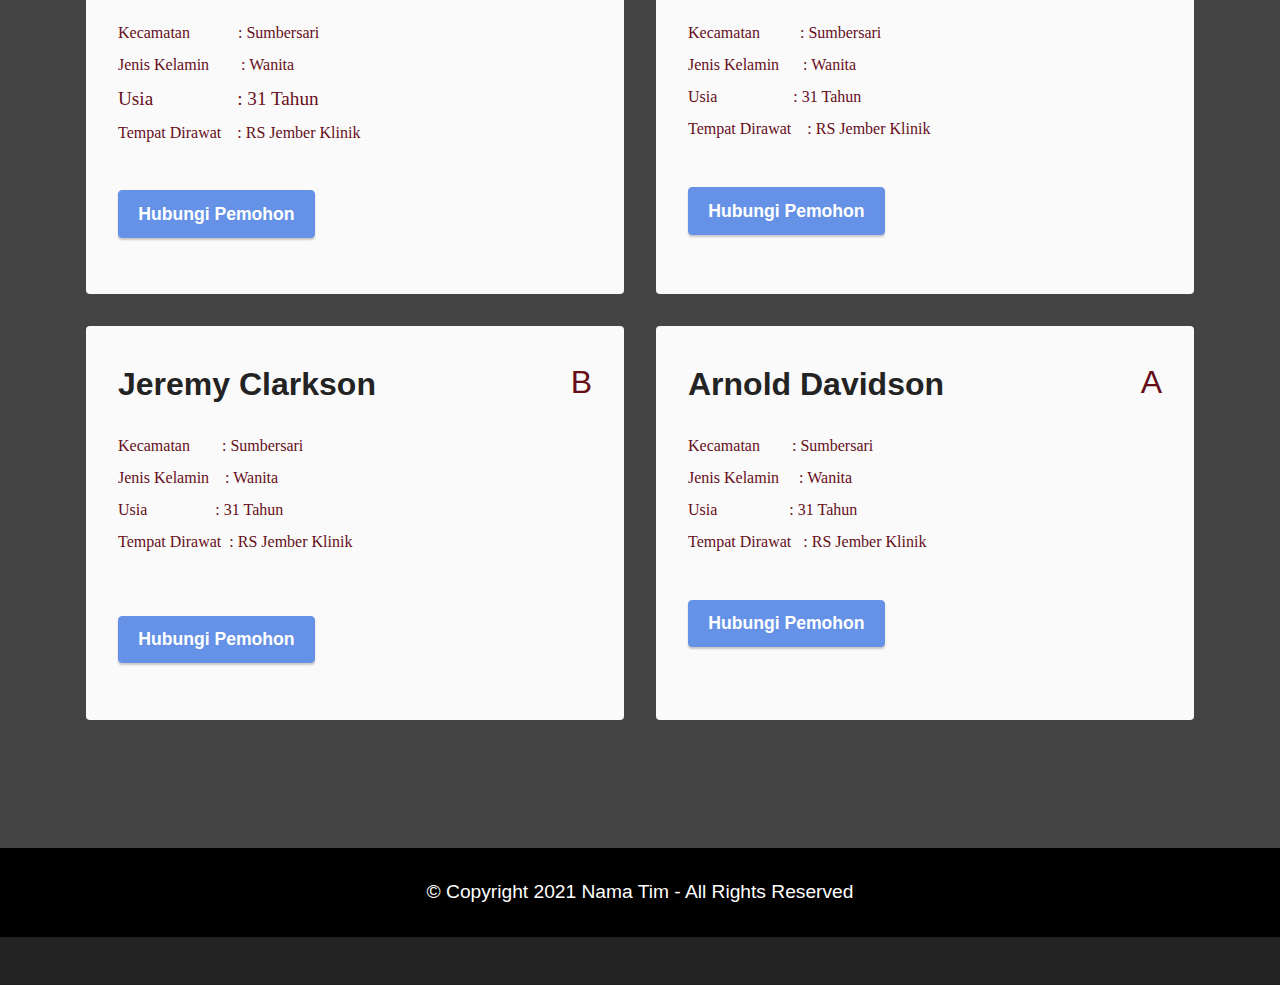
<file: page4.html>
<!DOCTYPE html>
<html  >
<head>
  <!-- Site made with Mobirise Website Builder v5.3.10, https://mobirise.com -->
  <meta charset="UTF-8">
  <meta http-equiv="X-UA-Compatible" content="IE=edge">
  <meta name="generator" content="Mobirise v5.3.10, mobirise.com">
  <meta name="viewport" content="width=device-width, initial-scale=1, minimum-scale=1">
  <link rel="shortcut icon" href="assets/images/icon-plus-80x80.png" type="image/x-icon">
  <meta name="description" content="">
  
  
  <title>Daftar Permohonan</title>
  <link rel="stylesheet" href="assets/tether/tether.min.css">
  <link rel="stylesheet" href="assets/bootstrap/css/bootstrap.min.css">
  <link rel="stylesheet" href="assets/bootstrap/css/bootstrap-grid.min.css">
  <link rel="stylesheet" href="assets/bootstrap/css/bootstrap-reboot.min.css">
  <link rel="stylesheet" href="assets/dropdown/css/style.css">
  <link rel="stylesheet" href="assets/socicon/css/styles.css">
  <link rel="stylesheet" href="assets/theme/css/style.css">
  <link rel="stylesheet" href="assets/tambahan/css/toogle.css"
  <link rel="preload" href="https://fonts.googleapis.com/css?family=Jost:100,200,300,400,500,600,700,800,900,100i,200i,300i,400i,500i,600i,700i,800i,900i&display=swap" as="style" onload="this.onload=null;this.rel='stylesheet'">
  <noscript><link rel="stylesheet" href="https://fonts.googleapis.com/css?family=Jost:100,200,300,400,500,600,700,800,900,100i,200i,300i,400i,500i,600i,700i,800i,900i&display=swap"></noscript>
  <link rel="preload" as="style" href="assets/mobirise/css/mbr-additional.css"><link rel="stylesheet" href="assets/mobirise/css/mbr-additional.css" type="text/css">
  
  
  
  
</head>
<body>
  
  <section class="menu menu2 cid-sDw9gFyu42" once="menu" id="menu2-o">
    
    <nav class="navbar navbar-dropdown navbar-fixed-top navbar-expand-lg">
        <div class="container">
            <div class="navbar-brand">
                <span class="navbar-logo">
                    <a href="index.html">
                        <img src="assets/images/icon-plus-80x80.png" alt="Mobirise" style="height: 3rem;">
                    </a>
                </span>
                <span class="navbar-caption-wrap"><a class="navbar-caption text-black text-primary display-7" href="index.html">Teman Donor</a></span>
            </div>
            <button class="navbar-toggler" type="button" data-toggle="collapse" data-target="#navbarSupportedContent" aria-controls="navbarNavAltMarkup" aria-expanded="false" aria-label="Toggle navigation">
                <div class="hamburger">
                    <span></span>
                    <span></span>
                    <span></span>
                    <span></span>
                </div>
            </button>
            <div class="collapse navbar-collapse" id="navbarSupportedContent">
                <ul class="navbar-nav nav-dropdown" data-app-modern-menu="true"><li class="nav-item dropdown"><a class="nav-link link text-black text-primary dropdown-toggle display-4" href="#" data-toggle="dropdown-submenu" aria-expanded="false">Permohonan</a><div class="dropdown-menu"><a class="text-black text-primary dropdown-item display-4" href="page1.html">Buat Permohonan</a><a class="text-black text-primary dropdown-item display-4" href="page4.html" aria-expanded="false">Daftar Permohonan</a></div></li><li class="nav-item"><a class="nav-link link text-black text-primary display-4" href="page5.html">Mendaftar Donor</a></li>
                    <li class="nav-item"><a class="nav-link link text-black text-primary display-4" href="index.html#content4-9">About Us</a>
                    </li></ul>
                
                <div class="navbar-buttons mbr-section-btn"><a class="btn btn-primary display-4" href="page2.html">Login</a></div>
            </div>
        </div>
    </nav>
</section>

<section class="content4 cid-sDHZgq0195" id="content4-s">
    
    
    <div class="container">
        <div class="row justify-content-center">
            <div class="title col-md-12 col-lg-10">
                <h3 class="mbr-section-title mbr-fonts-style align-center mb-4 display-2">
                    <strong>Daftar Permohonan Kebutuhan </strong><br><strong>Plasma Konvalesen</strong></h3>
                
                
            </div>
        </div>
    </div>
</section>

<section class="content5 cid-sDHZheZunT" id="content5-t">
    
    <div class="container">
        <div class="row justify-content-center">
            <div class="col-md-12 col-lg-10">
                
                
                <p class="mbr-text mbr-fonts-style display-7">Dalam halaman ini ditampilkan permohonan plasma konvalesen yang telah terdaftar pada Teman Donor, permohonan di bawah ini telah terverifikasi dan anda dapat menghubungi pemohon melalui fitur chat yang tersedia pada aplikasi Teman Donor.</p>
            </div>
        </div>
    </div>
</section>

<section class="content14 cid-sDHZm7kLcx" id="content14-u">
    
    
    
    <div class="container">
        <div class="row justify-content-center">
            <div class="col-md-12 col-lg-10">
                    <h3 class="mbr-section-title mbr-fonts-style mb-4 display-5">
                        <strong>Persyaratan Donor Plasma Konvalesen</strong></h3>
                <ul class="list mbr-fonts-style display-7">
                    <li><strong>Usia 18-60 tahun</strong></li><li><strong>Berat badan ≥ 55kg</strong></li><li><strong>Diutamakan pria, apabila perempuan belum pernah hamil</strong></li><li><strong>Pernah terkonfirmasi COVID-19 dengan Surat keterangan sembuh dari dokter yang merawat</strong></li><li><strong>Bebas keluhan minimal 14 hari</strong></li><li><strong>Tidak menerima transfusi darah selama 6 bulan terakhir</strong></li><li><strong>Lebih diutamakan yang pernah mendonorkan darah</strong></li>
                </ul>
            </div>
        </div>
    </div>
</section>

<section class="features7 cid-sDHWCVnFfJ" id="features8-q">
    <!---->
    
    
    <div class="container">
        <div class="row">
            <div class="title col-12">
                
                <h6 class="mbr-section-subtitle mbr-fonts-style mb-4 display-5">Daftar Permohonan</h6>
            </div>
            <div class="card col-12 col-md-6">
                <div class="card-wrapper">
                    <div class="top-line">
                        <h6 class="card-title mbr-fonts-style display-5">
                            <strong>Dominic Anderson</strong></h6>
                        <p class="mbr-text cost mbr-fonts-style display-5">AB</p>
                    </div>
                    <div class="bottom-line">
                        <p class="mbr-text mbr-fonts-style display-7"></p><p>
                            Kecamatan&nbsp; &nbsp;&nbsp;&nbsp;&nbsp;&nbsp; &nbsp;&nbsp;: Sumbersari</p><p>Jenis Kelamin&nbsp;&nbsp;&nbsp;&nbsp;&nbsp; : Wanita</p><p>Usia&nbsp;&nbsp;&nbsp;&nbsp;&nbsp;&nbsp;&nbsp;&nbsp;&nbsp;&nbsp;&nbsp;&nbsp;&nbsp;&nbsp;&nbsp;&nbsp;&nbsp;&nbsp; : 31 Tahun</p><p>Tempat Dirawat&nbsp;&nbsp;&nbsp;&nbsp;: RS Jember Klinik</p><br>
                            <div style="margin-bottom: 15px; text-align: left;" class="navbar-buttons mbr-section-btn"><a class="btn btn-primary display-4" href="page4.html">Tampilkan Rekomendasi</a></div>
                            <p><strong>Donor telah selesai ? :</strong><br></p>
                        <label class="switchToogle">
                            <input type="checkbox">
                            <span class="inislider round"></span>
                        </label>
                    </div>
                </div>
            </div>
            <div class="card col-12 col-md-6">
                <div class="card-wrapper">
                    <div class="top-line">
                        <h6 class="card-title mbr-fonts-style display-5">
                            <strong>Adam Bond&nbsp;</strong></h6>
                        <p class="mbr-text cost mbr-fonts-style display-5">A</p>
                    </div>
                    <div class="bottom-line">
                        <p class="mbr-text mbr-fonts-style display-7"></p><p>Kecamatan &nbsp; &nbsp; &nbsp; &nbsp;&nbsp;&nbsp;&nbsp;: Sumbersari</p><p>Jenis Kelamin&nbsp;&nbsp;&nbsp;&nbsp;&nbsp; &nbsp;: Pria</p><p><span style="font-size: 1.2rem;">Usia </span><span style="font-size: 1.2rem;">&nbsp;&nbsp;&nbsp;&nbsp;</span><span style="font-size: 1.2rem;">&nbsp;&nbsp;&nbsp;&nbsp;</span><span style="font-size: 1.2rem;">&nbsp;&nbsp;&nbsp;&nbsp;</span><span style="font-size: 1.2rem;">&nbsp; &nbsp;</span>&nbsp;&nbsp;&nbsp;&nbsp;<span style="font-size: 1.2rem;">: 31 Tahun</span></p><p>Tempat Dirawat&nbsp;&nbsp;&nbsp;&nbsp;: RS Jember Klinik</p><br>
                        <div style="margin-bottom: 15px; text-align: left;" class="navbar-buttons mbr-section-btn"><a class="btn btn-primary display-4" href="page6.html">Hubungi Pemohon</a></div>
                    </div>
                </div>
            </div>
            <div class="card col-12 col-md-6">
                <div class="card-wrapper">
                    <div class="top-line">
                        <h6 class="card-title mbr-fonts-style display-5">
                            <strong>Louisa Clark</strong></h6>
                        <p class="mbr-text cost mbr-fonts-style display-5">O</p>
                    </div>
                    <div class="bottom-line">
                        <p class="mbr-text mbr-fonts-style display-7"></p><p>Kecamatan&nbsp;&nbsp;&nbsp;&nbsp;&nbsp;&nbsp;&nbsp;&nbsp;&nbsp;&nbsp;&nbsp;&nbsp;: Sumbersari</p><p>Jenis Kelamin&nbsp;&nbsp;&nbsp;&nbsp;&nbsp;&nbsp;&nbsp;&nbsp;: Wanita</p><p><span style="font-size: 1.2rem;">Usia</span>&nbsp;&nbsp;&nbsp;&nbsp;&nbsp;&nbsp;&nbsp;&nbsp;&nbsp;&nbsp;&nbsp;&nbsp;&nbsp;&nbsp;&nbsp;&nbsp;&nbsp; &nbsp; &nbsp;<span style="font-size: 1.2rem;">: 31 Tahun</span></p><p>Tempat Dirawat&nbsp;&nbsp;&nbsp;&nbsp;: RS Jember Klinik</p><br>
                        <div style="margin-bottom: 15px; text-align: left;" class="navbar-buttons mbr-section-btn"><a class="btn btn-primary display-4" href="page6.html">Hubungi Pemohon</a></div>
                        
                    </div>
                </div>
            </div>
            <div class="card col-12 col-md-6">
                <div class="card-wrapper">
                    <div class="top-line">
                        <h6 class="card-title mbr-fonts-style display-5">
                            <strong>Jessica Campbell</strong></h6>
                        <p class="mbr-text cost mbr-fonts-style display-5">AB</p>
                    </div>
                    <div class="bottom-line">
                        <p class="mbr-text mbr-fonts-style display-7"></p><p>Kecamatan&nbsp; &nbsp; &nbsp; &nbsp; &nbsp; : Sumbersari</p><p>Jenis Kelamin&nbsp;&nbsp;&nbsp;&nbsp;&nbsp; : Wanita</p><p>Usia &nbsp;&nbsp;&nbsp;&nbsp;&nbsp;&nbsp;&nbsp;&nbsp;&nbsp;&nbsp;&nbsp;&nbsp;&nbsp;&nbsp;&nbsp;&nbsp;&nbsp;&nbsp;: 31 Tahun</p><p>Tempat Dirawat&nbsp;&nbsp;&nbsp;&nbsp;: RS Jember Klinik</p><br>
                        <div style="margin-bottom: 15px; text-align: left;" class="navbar-buttons mbr-section-btn"><a class="btn btn-primary display-4" href="page6.html">Hubungi Pemohon</a></div>
                    </div>
                </div>
            </div>
            <div class="card col-12 col-md-6">
                <div class="card-wrapper">
                    <div class="top-line">
                        <h6 class="card-title mbr-fonts-style display-5">
                            <strong>Jeremy Clarkson</strong></h6>
                        <p class="mbr-text cost mbr-fonts-style display-5">B</p>
                    </div>
                    <div class="bottom-line">
                        <p class="mbr-text mbr-fonts-style display-7"></p><p>Kecamatan&nbsp;&nbsp;&nbsp;&nbsp;&nbsp;&nbsp;&nbsp;&nbsp;: Sumbersari</p><p>Jenis Kelamin&nbsp; &nbsp; : Wanita</p><p>Usia &nbsp;&nbsp;&nbsp;&nbsp;&nbsp;&nbsp;&nbsp;&nbsp;&nbsp;&nbsp;&nbsp;&nbsp;&nbsp;&nbsp;&nbsp;&nbsp;: 31 Tahun </p><p>Tempat Dirawat&nbsp; : RS Jember Klinik</p><br>
                        </p><p></p>
                        <div style="margin-bottom: 15px; text-align: left;" class="navbar-buttons mbr-section-btn"><a class="btn btn-primary display-4" href="page6.html">Hubungi Pemohon</a></div>
                    </div>
                </div>
            </div>
            <div class="card col-12 col-md-6">
                <div class="card-wrapper">
                    <div class="top-line">
                        <h6 class="card-title mbr-fonts-style display-5">
                            <strong>Arnold Davidson</strong></h6>
                        <p class="mbr-text cost mbr-fonts-style display-5">A</p>
                    </div>
                    <div class="bottom-line">
                        <p class="mbr-text mbr-fonts-style display-7"></p><p>Kecamatan&nbsp;&nbsp;&nbsp;&nbsp;&nbsp;&nbsp;&nbsp;&nbsp;: Sumbersari
<br>
<br>Jenis Kelamin&nbsp; &nbsp; &nbsp;: Wanita
<br>
<br>Usia&nbsp;&nbsp;&nbsp;&nbsp;&nbsp;&nbsp;&nbsp;&nbsp;&nbsp;&nbsp;&nbsp;&nbsp;&nbsp;&nbsp;&nbsp;&nbsp;&nbsp;&nbsp;: 31 Tahun
<br>
<br>Tempat Dirawat&nbsp; &nbsp;: RS Jember Klinik</p><br>
<div style="margin-bottom: 15px; text-align: left;" class="navbar-buttons mbr-section-btn"><a class="btn btn-primary display-4" href="page6.html">Hubungi Pemohon</a></div>

                    </div>
                </div>
            </div>
            
            
            
            
            
            
        </div>
    </div>
</section>

<section class="footer7 cid-sDzNnD8j48" once="footers" id="footer7-p">

    

    

    <div class="container">
        <div class="media-container-row align-center mbr-white">
            <div class="col-12">
                <p class="mbr-text mb-0 mbr-fonts-style display-7">
                    © Copyright 2021 Nama Tim - All Rights Reserved
                </p>
            </div>
        </div>
    </div>
</section><section style="background-color: #232323; font-family: -apple-system, BlinkMacSystemFont, 'Segoe UI', 'Roboto', 'Helvetica Neue', Arial, sans-serif; color:#aaa; font-size:12px; padding: 0; align-items: center; display: flex;"><a href="https://mobirise.site/z" style="flex: 1 1; height: 3rem; padding-left: 1rem;"></a><p style="flex: 0 0 auto; margin:0; padding-right:1rem;"><a href="https://mobirise.site/s" style="color:#aaa;"></a></p></section><script src="assets/web/assets/jquery/jquery.min.js"></script>  <script src="assets/popper/popper.min.js"></script>  <script src="assets/tether/tether.min.js"></script>  <script src="assets/bootstrap/js/bootstrap.min.js"></script>  <script src="assets/smoothscroll/smooth-scroll.js"></script>  <script src="assets/dropdown/js/nav-dropdown.js"></script>  <script src="assets/dropdown/js/navbar-dropdown.js"></script>  <script src="assets/touchswipe/jquery.touch-swipe.min.js"></script>  <script src="assets/theme/js/script.js"></script>  
 
  
</body>
</html>
</file>
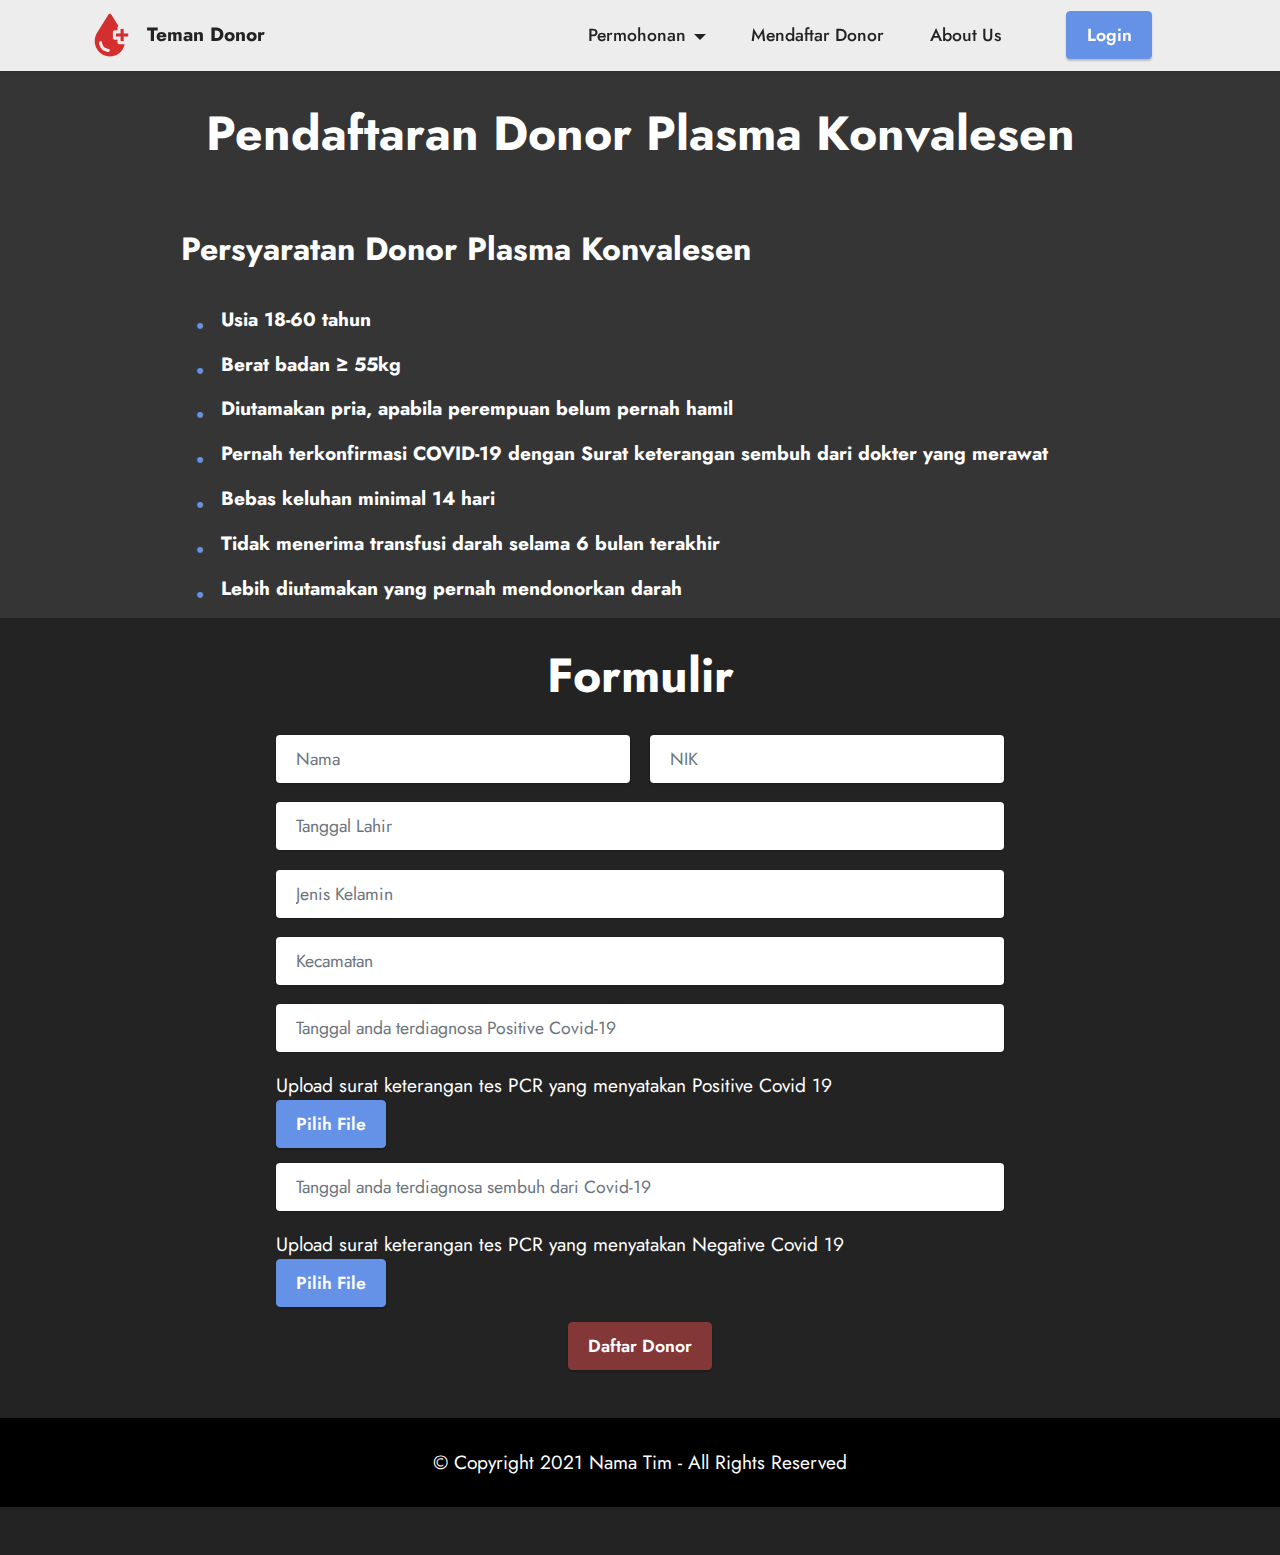
<file: page5.html>
<!DOCTYPE html>
<html  >
<head>
  <!-- Site made with Mobirise Website Builder v5.3.10, https://mobirise.com -->
  <meta charset="UTF-8">
  <meta http-equiv="X-UA-Compatible" content="IE=edge">
  <meta name="generator" content="Mobirise v5.3.10, mobirise.com">
  <meta name="viewport" content="width=device-width, initial-scale=1, minimum-scale=1">
  <link rel="shortcut icon" href="assets/images/icon-plus-80x80.png" type="image/x-icon">
  <meta name="description" content="">
  
  
  <title>Daftar Donor</title>
  <link rel="stylesheet" href="assets/tether/tether.min.css">
  <link rel="stylesheet" href="assets/bootstrap/css/bootstrap.min.css">
  <link rel="stylesheet" href="assets/bootstrap/css/bootstrap-grid.min.css">
  <link rel="stylesheet" href="assets/bootstrap/css/bootstrap-reboot.min.css">
  <link rel="stylesheet" href="assets/dropdown/css/style.css">
  <link rel="stylesheet" href="assets/formstyler/jquery.formstyler.css">
  <link rel="stylesheet" href="assets/formstyler/jquery.formstyler.theme.css">
  <link rel="stylesheet" href="assets/datepicker/jquery.datetimepicker.min.css">
  <link rel="stylesheet" href="assets/socicon/css/styles.css">
  <link rel="stylesheet" href="assets/theme/css/style.css">
  <link rel="preload" href="https://fonts.googleapis.com/css?family=Jost:100,200,300,400,500,600,700,800,900,100i,200i,300i,400i,500i,600i,700i,800i,900i&display=swap" as="style" onload="this.onload=null;this.rel='stylesheet'">
  <noscript><link rel="stylesheet" href="https://fonts.googleapis.com/css?family=Jost:100,200,300,400,500,600,700,800,900,100i,200i,300i,400i,500i,600i,700i,800i,900i&display=swap"></noscript>
  <link rel="preload" as="style" href="assets/mobirise/css/mbr-additional.css"><link rel="stylesheet" href="assets/mobirise/css/mbr-additional.css" type="text/css">
  
  
  
  
</head>
<body>
  
  <section class="menu menu2 cid-sE9bKXPsY3" once="menu" id="menu2-x">
    
    <nav class="navbar navbar-dropdown navbar-fixed-top navbar-expand-lg">
        <div class="container">
            <div class="navbar-brand">
                <span class="navbar-logo">
                    <a href="index.html">
                        <img src="assets/images/icon-plus-80x80.png" alt="Mobirise" style="height: 3rem;">
                    </a>
                </span>
                <span class="navbar-caption-wrap"><a class="navbar-caption text-black text-primary display-7" href="index.html">Teman Donor</a></span>
            </div>
            <button class="navbar-toggler" type="button" data-toggle="collapse" data-target="#navbarSupportedContent" aria-controls="navbarNavAltMarkup" aria-expanded="false" aria-label="Toggle navigation">
                <div class="hamburger">
                    <span></span>
                    <span></span>
                    <span></span>
                    <span></span>
                </div>
            </button>
            <div class="collapse navbar-collapse" id="navbarSupportedContent">
                <ul class="navbar-nav nav-dropdown" data-app-modern-menu="true"><li class="nav-item dropdown"><a class="nav-link link text-black text-primary dropdown-toggle display-4" href="#" data-toggle="dropdown-submenu" aria-expanded="false">Permohonan</a><div class="dropdown-menu"><a class="text-black text-primary dropdown-item display-4" href="page1.html">Buat Permohonan</a><a class="text-black text-primary dropdown-item display-4" href="page4.html" aria-expanded="false">Daftar Permohonan</a></div></li><li class="nav-item"><a class="nav-link link text-black text-primary display-4" href="page5.html">Mendaftar Donor</a></li>
                    <li class="nav-item"><a class="nav-link link text-black text-primary display-4" href="index.html#content4-9">About Us</a>
                    </li></ul>
                
                <div class="navbar-buttons mbr-section-btn"><a class="btn btn-primary display-4" href="page2.html">Login</a></div>
            </div>
        </div>
    </nav>
</section>

<section class="content4 cid-sE9cR74LRn" id="content4-11">
    
    
    <div class="container">
        <div class="row justify-content-center">
            <div class="title col-md-12 col-lg-10">
                <h3 class="mbr-section-title mbr-fonts-style align-center mb-4 display-2">
                    <strong>Pendaftaran Donor Plasma Konvalesen</strong></h3>
                
                
            </div>
        </div>
    </div>
</section>

<section class="content14 cid-sE9cdzfQyE" id="content14-10">
    
    
    
    <div class="container">
        <div class="row justify-content-center">
            <div class="col-md-12 col-lg-10">
                    <h3 class="mbr-section-title mbr-fonts-style mb-4 display-5">
                        <strong>Persyaratan Donor Plasma Konvalesen</strong></h3>
                <ul class="list mbr-fonts-style display-7">
                    <li><strong>Usia 18-60 tahun</strong></li><li><strong>Berat badan ≥ 55kg</strong></li><li><strong>Diutamakan pria, apabila perempuan belum pernah hamil</strong></li><li><strong>Pernah terkonfirmasi COVID-19 dengan Surat keterangan sembuh dari dokter yang merawat</strong></li><li><strong>Bebas keluhan minimal 14 hari</strong></li><li><strong>Tidak menerima transfusi darah selama 6 bulan terakhir</strong></li><li><strong>Lebih diutamakan yang pernah mendonorkan darah</strong></li>
                </ul>
            </div>
        </div>
    </div>
</section>

<section class="form5 cid-sE9dFA54s0" id="form5-12">
    
    
    <div class="container">
        <div class="mbr-section-head">
            <h3 class="mbr-section-title mbr-fonts-style align-center mb-0 display-2">
                <strong>Formulir</strong></h3>
            
        </div>
        <div class="row justify-content-center mt-4">
            <div class="col-lg-8 mx-auto mbr-form" data-form-type="formoid">
                <form action="https://mobirise.eu/" method="POST" class="mbr-form form-with-styler" data-form-title="Form Name"><input type="hidden" name="email" data-form-email="true" value="VwoNSBJjNq/exjYtz65TS3CI/+dqO1+Bng1abaHt4c86gxFcmD67IqLLWsUWIvytPwk6nUw/pQBh75AEzTNe+wVYPdpJccbtGObGLz17FqKW93Nyy4GS3N//5AGMwYnl">
                    <div class="row">
                        <div hidden="hidden" data-form-alert="" class="alert alert-success col-12">Pendaftaran Berhasil, Silahkan datang pada UDD PMI Terdekat</div>
                        <div hidden="hidden" data-form-alert-danger="" class="alert alert-danger col-12">Oops...! some
                            problem!</div>
                    </div>
                    <div class="dragArea row">
                        <div class="col-md col-sm-12 form-group" data-for="name">
                            <input type="text" name="name" placeholder="Nama" data-form-field="name" class="form-control" value="" id="name-form5-12">
                        </div>
                        <div class="col-md col-sm-12 form-group" data-for="nik">
                            <input type="text" name="nik" placeholder="NIK" data-form-field="nik" class="form-control" value="" id="nik-form5-12">
                        </div>
                        <div class="col-lg-12 col-md col-sm-12 form-group" data-for="email">
                            <input type="text" name="birthdate" placeholder="Tanggal Lahir" data-form-field="birthdate" class="form-control" value="" id="email-form3-m">
                        </div>
                        <div class="col-lg-12 col-md col-sm-12 form-group" data-for="sex">
                            <input type="text" name="sex" placeholder="Jenis Kelamin" data-form-field="sex" class="form-control" value="" id="sex-form3-m">
                        </div>
                        <div class="col-lg-12 col-md col-sm-12 form-group" data-for="email">
                            <input type="text" name="district" placeholder="Kecamatan" data-form-field="district" class="form-control" value="" id="email-form3-m">
                        </div>
                        <div class="col-12 form-group" data-for="PositiveDate">
                            <input type="text" name="PositiveDate" placeholder="Tanggal anda terdiagnosa Positive Covid-19" data-form-field="PositiveDate" class="form-control" value="" id="PositiveDate-form5-12">
                        </div>
                        <div class="media-container-row align-center mbr-white">
                            <div class="col-12">
                                <p class="mbr-text mb-0 mbr-fonts-style display-7">
                                    Upload surat keterangan tes PCR yang menyatakan Positive Covid 19
                                </p>
                            </div>
                        </div>
                        <div style="margin-bottom: 15px; text-align: left;" class="navbar-buttons mbr-section-btn"><a class="btn btn-primary display-4" href="page2.html">Pilih File</a></div>
                        <br>
                        <div class="col-12 form-group" data-for="NegativeDate">
                            <input type="text" name="NegativeDate" placeholder="Tanggal anda terdiagnosa sembuh dari Covid-19" data-form-field="NegativeDate" class="form-control" value="" id="NegativeDate-form5-12">
                        </div>
                        <div class="media-container-row align-center mbr-white">
                            <div class="col-12">
                                <p class="mbr-text mb-0 mbr-fonts-style display-7">
                                    Upload surat keterangan tes PCR yang menyatakan Negative Covid 19
                                </p>
                            </div>
                        </div>
                        <div style="margin-bottom: 15px; text-align: left;" class="navbar-buttons mbr-section-btn"><a class="btn btn-primary display-4" href="page2.html">Pilih File</a></div>
                        <div class="col-lg-12 col-md-12 col-sm-12 align-center mbr-section-btn"><button type="submit" class="btn btn-danger display-4">Daftar Donor</button></div>
                    </div>
                </form>
            </div>
        </div>
    </div>
</section>

<section class="footer7 cid-sE9bL1Azfg" once="footers" id="footer7-z">

    

    

    <div class="container">
        <div class="media-container-row align-center mbr-white">
            <div class="col-12">
                <p class="mbr-text mb-0 mbr-fonts-style display-7">
                    © Copyright 2021 Nama Tim - All Rights Reserved
                </p>
            </div>
        </div>
    </div>
</section><section style="background-color: #232323; font-family: -apple-system, BlinkMacSystemFont, 'Segoe UI', 'Roboto', 'Helvetica Neue', Arial, sans-serif; color:#aaa; font-size:12px; padding: 0; align-items: center; display: flex;"><a href="https://mobirise.site/z" style="flex: 1 1; height: 3rem; padding-left: 1rem;"></a><p style="flex: 0 0 auto; margin:0; padding-right:1rem;"><a href="https://mobirise.site/s" style="color:#aaa;"></a></p></section><script src="assets/web/assets/jquery/jquery.min.js"></script>  <script src="assets/popper/popper.min.js"></script>  <script src="assets/tether/tether.min.js"></script>  <script src="assets/bootstrap/js/bootstrap.min.js"></script>  <script src="assets/smoothscroll/smooth-scroll.js"></script>  <script src="assets/dropdown/js/nav-dropdown.js"></script>  <script src="assets/dropdown/js/navbar-dropdown.js"></script>  <script src="assets/touchswipe/jquery.touch-swipe.min.js"></script>  <script src="assets/theme/js/script.js"></script>  
  
  
</body>
</html>
</file>
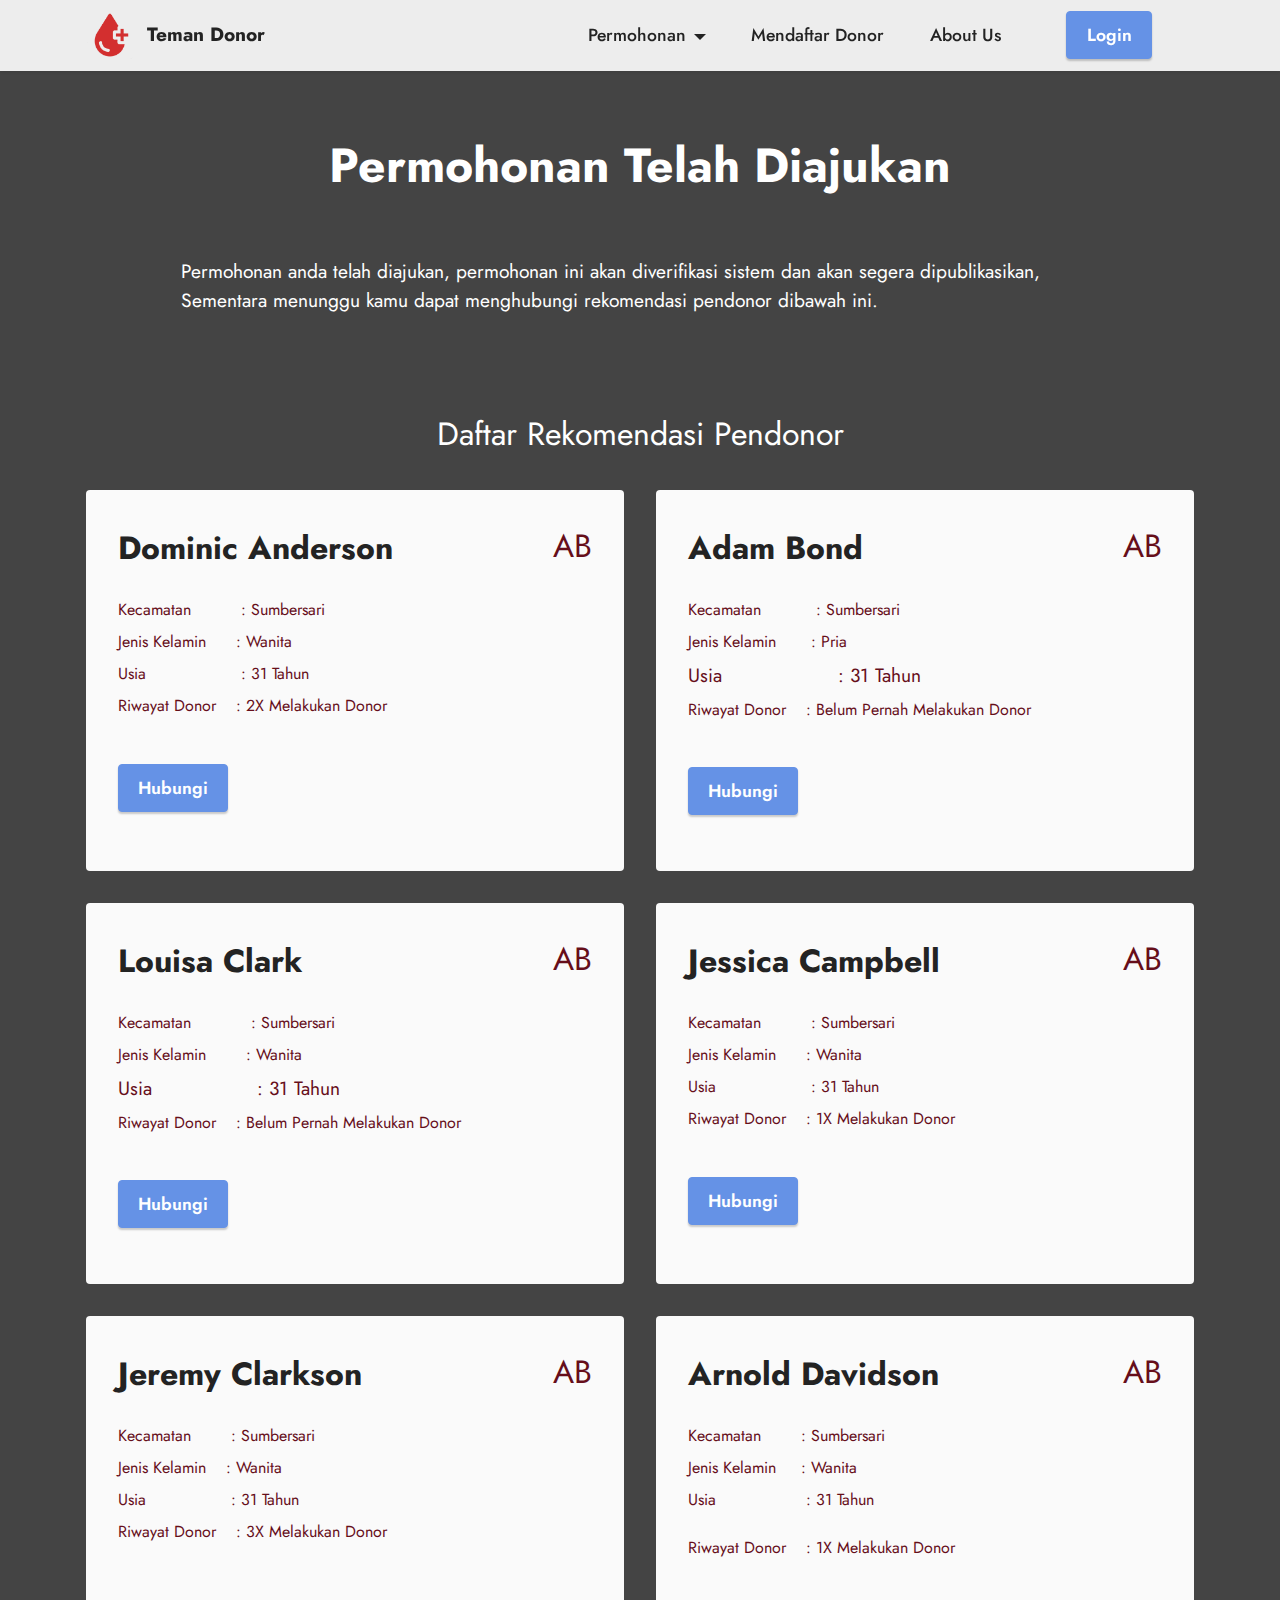
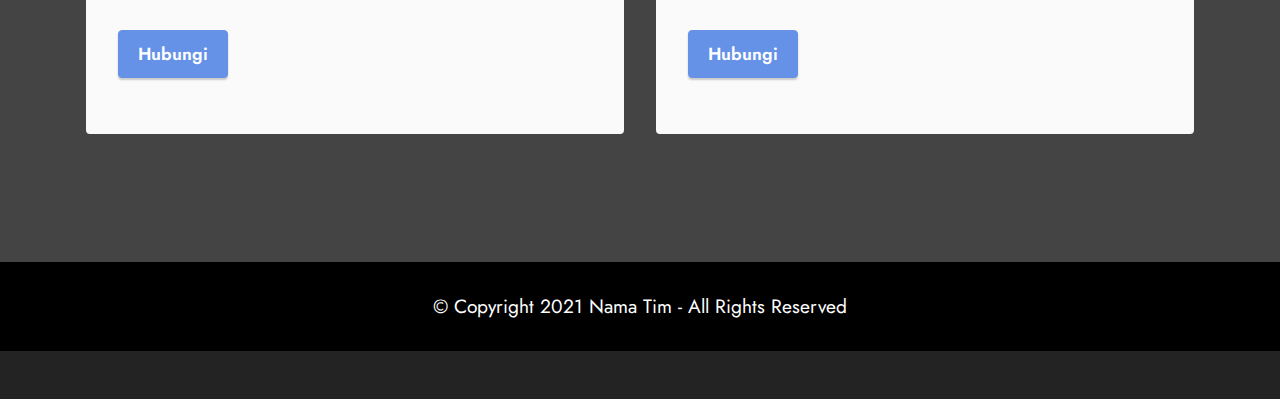
<file: page7.html>
<!DOCTYPE html>
<html  >
<head>
  <!-- Site made with Mobirise Website Builder v5.3.10, https://mobirise.com -->
  <meta charset="UTF-8">
  <meta http-equiv="X-UA-Compatible" content="IE=edge">
  <meta name="generator" content="Mobirise v5.3.10, mobirise.com">
  <meta name="viewport" content="width=device-width, initial-scale=1, minimum-scale=1">
  <link rel="shortcut icon" href="assets/images/icon-plus-80x80.png" type="image/x-icon">
  <meta name="description" content="">
  
  
  <title>Daftar Permohonan</title>
  <link rel="stylesheet" href="assets/tether/tether.min.css">
  <link rel="stylesheet" href="assets/bootstrap/css/bootstrap.min.css">
  <link rel="stylesheet" href="assets/bootstrap/css/bootstrap-grid.min.css">
  <link rel="stylesheet" href="assets/bootstrap/css/bootstrap-reboot.min.css">
  <link rel="stylesheet" href="assets/dropdown/css/style.css">
  <link rel="stylesheet" href="assets/socicon/css/styles.css">
  <link rel="stylesheet" href="assets/theme/css/style.css">
  <link rel="stylesheet" href="assets/tambahan/css/toogle.css">
  <link rel="preload" href="https://fonts.googleapis.com/css?family=Jost:100,200,300,400,500,600,700,800,900,100i,200i,300i,400i,500i,600i,700i,800i,900i&display=swap" as="style" onload="this.onload=null;this.rel='stylesheet'">
  <noscript><link rel="stylesheet" href="https://fonts.googleapis.com/css?family=Jost:100,200,300,400,500,600,700,800,900,100i,200i,300i,400i,500i,600i,700i,800i,900i&display=swap"></noscript>
  <link rel="preload" as="style" href="assets/mobirise/css/mbr-additional.css"><link rel="stylesheet" href="assets/mobirise/css/mbr-additional.css" type="text/css">
  
  
  
  
</head>
<body>
  
  <section class="menu menu2 cid-sDw9gFyu42" once="menu" id="menu2-o">
    
    <nav class="navbar navbar-dropdown navbar-fixed-top navbar-expand-lg">
        <div class="container">
            <div class="navbar-brand">
                <span class="navbar-logo">
                    <a href="index.html">
                        <img src="assets/images/icon-plus-80x80.png" alt="Mobirise" style="height: 3rem;">
                    </a>
                </span>
                <span class="navbar-caption-wrap"><a class="navbar-caption text-black text-primary display-7" href="index.html">Teman Donor</a></span>
            </div>
            <button class="navbar-toggler" type="button" data-toggle="collapse" data-target="#navbarSupportedContent" aria-controls="navbarNavAltMarkup" aria-expanded="false" aria-label="Toggle navigation">
                <div class="hamburger">
                    <span></span>
                    <span></span>
                    <span></span>
                    <span></span>
                </div>
            </button>
            <div class="collapse navbar-collapse" id="navbarSupportedContent">
                <ul class="navbar-nav nav-dropdown" data-app-modern-menu="true"><li class="nav-item dropdown"><a class="nav-link link text-black text-primary dropdown-toggle display-4" href="#" data-toggle="dropdown-submenu" aria-expanded="false">Permohonan</a><div class="dropdown-menu"><a class="text-black text-primary dropdown-item display-4" href="page1.html">Buat Permohonan</a><a class="text-black text-primary dropdown-item display-4" href="page4.html" aria-expanded="false">Daftar Permohonan</a></div></li><li class="nav-item"><a class="nav-link link text-black text-primary display-4" href="page5.html">Mendaftar Donor</a></li>
                    <li class="nav-item"><a class="nav-link link text-black text-primary display-4" href="index.html#content4-9">About Us</a>
                    </li></ul>
                
                <div class="navbar-buttons mbr-section-btn"><a class="btn btn-primary display-4" href="page2.html">Login</a></div>
            </div>
        </div>
    </nav>
</section>

<section class="content4 cid-sDHZgq0195" id="content4-s">
    
    
    <div class="container">
        <div class="row justify-content-center">
            <div class="title col-md-12 col-lg-10">
                <h3 class="mbr-section-title mbr-fonts-style align-center mb-4 display-2">
                    <strong>Permohonan Telah Diajukan</strong><br></h3>
                
                
            </div>
        </div>
    </div>
</section>

<section class="content5 cid-sDHZheZunT" id="content5-t">
    
    <div class="container">
        <div class="row justify-content-center">
            <div class="col-md-12 col-lg-10">
                
                
                <p class="mbr-text mbr-fonts-style display-7">Permohonan anda telah diajukan, permohonan ini akan diverifikasi sistem dan akan segera dipublikasikan, Sementara menunggu kamu dapat menghubungi rekomendasi pendonor dibawah ini.</p>
            </div>
        </div>
    </div>
</section>

<section class="features7 cid-sDHWCVnFfJ" id="features8-q">
    <!---->
    
    
    <div class="container">
        <div class="row">
            <div class="title col-12">
                
                <h6 class="mbr-section-subtitle mbr-fonts-style mb-4 display-5">Daftar Rekomendasi Pendonor</h6>
            </div>
            <div class="card col-12 col-md-6">
                <div class="card-wrapper">
                    <div class="top-line">
                        <h6 class="card-title mbr-fonts-style display-5">
                            <strong>Dominic Anderson</strong></h6>
                        <p class="mbr-text cost mbr-fonts-style display-5">AB</p>
                    </div>
                    <div class="bottom-line">
                        <p class="mbr-text mbr-fonts-style display-7"></p><p>
                            Kecamatan&nbsp; &nbsp;&nbsp;&nbsp;&nbsp;&nbsp; &nbsp;&nbsp;: Sumbersari</p><p>Jenis Kelamin&nbsp;&nbsp;&nbsp;&nbsp;&nbsp; : Wanita</p><p>Usia&nbsp;&nbsp;&nbsp;&nbsp;&nbsp;&nbsp;&nbsp;&nbsp;&nbsp;&nbsp;&nbsp;&nbsp;&nbsp;&nbsp;&nbsp;&nbsp;&nbsp;&nbsp; : 31 Tahun</p>
                            <p>Riwayat Donor&nbsp;&nbsp;&nbsp;&nbsp;: 2X Melakukan Donor</p><br>
                            <div style="margin-bottom: 15px; text-align: left;" class="navbar-buttons mbr-section-btn"><a class="btn btn-primary display-4" href="page4.html">Hubungi</a></div>
                    </div>
                </div>
            </div>
            <div class="card col-12 col-md-6">
                <div class="card-wrapper">
                    <div class="top-line">
                        <h6 class="card-title mbr-fonts-style display-5">
                            <strong>Adam Bond&nbsp;</strong></h6>
                        <p class="mbr-text cost mbr-fonts-style display-5">AB</p>
                    </div>
                    <div class="bottom-line">
                        <p class="mbr-text mbr-fonts-style display-7"></p><p>Kecamatan &nbsp; &nbsp; &nbsp; &nbsp;&nbsp;&nbsp;&nbsp;: Sumbersari</p><p>Jenis Kelamin&nbsp;&nbsp;&nbsp;&nbsp;&nbsp; &nbsp;: Pria</p><p><span style="font-size: 1.2rem;">Usia </span><span style="font-size: 1.2rem;">&nbsp;&nbsp;&nbsp;&nbsp;</span><span style="font-size: 1.2rem;">&nbsp;&nbsp;&nbsp;&nbsp;</span><span style="font-size: 1.2rem;">&nbsp;&nbsp;&nbsp;&nbsp;</span><span style="font-size: 1.2rem;">&nbsp; &nbsp;</span>&nbsp;&nbsp;&nbsp;&nbsp;<span style="font-size: 1.2rem;">: 31 Tahun</span></p>
                        <p>Riwayat Donor&nbsp;&nbsp;&nbsp;&nbsp;: Belum Pernah Melakukan Donor</p><br>
                        <div style="margin-bottom: 15px; text-align: left;" class="navbar-buttons mbr-section-btn"><a class="btn btn-primary display-4" href="page6.html">Hubungi</a></div>
                    </div>
                </div>
            </div>
            <div class="card col-12 col-md-6">
                <div class="card-wrapper">
                    <div class="top-line">
                        <h6 class="card-title mbr-fonts-style display-5">
                            <strong>Louisa Clark</strong></h6>
                        <p class="mbr-text cost mbr-fonts-style display-5">AB</p>
                    </div>
                    <div class="bottom-line">
                        <p class="mbr-text mbr-fonts-style display-7"></p><p>Kecamatan&nbsp;&nbsp;&nbsp;&nbsp;&nbsp;&nbsp;&nbsp;&nbsp;&nbsp;&nbsp;&nbsp;&nbsp;: Sumbersari</p><p>Jenis Kelamin&nbsp;&nbsp;&nbsp;&nbsp;&nbsp;&nbsp;&nbsp;&nbsp;: Wanita</p><p><span style="font-size: 1.2rem;">Usia</span>&nbsp;&nbsp;&nbsp;&nbsp;&nbsp;&nbsp;&nbsp;&nbsp;&nbsp;&nbsp;&nbsp;&nbsp;&nbsp;&nbsp;&nbsp;&nbsp;&nbsp; &nbsp; &nbsp;<span style="font-size: 1.2rem;">: 31 Tahun</span></p>
                        <p>Riwayat Donor&nbsp;&nbsp;&nbsp;&nbsp;: Belum Pernah Melakukan Donor</p><br>
                        <div style="margin-bottom: 15px; text-align: left;" class="navbar-buttons mbr-section-btn"><a class="btn btn-primary display-4" href="page6.html">Hubungi</a></div>
                        
                    </div>
                </div>
            </div>
            <div class="card col-12 col-md-6">
                <div class="card-wrapper">
                    <div class="top-line">
                        <h6 class="card-title mbr-fonts-style display-5">
                            <strong>Jessica Campbell</strong></h6>
                        <p class="mbr-text cost mbr-fonts-style display-5">AB</p>
                    </div>
                    <div class="bottom-line">
                        <p class="mbr-text mbr-fonts-style display-7"></p><p>Kecamatan&nbsp; &nbsp; &nbsp; &nbsp; &nbsp; : Sumbersari</p><p>Jenis Kelamin&nbsp;&nbsp;&nbsp;&nbsp;&nbsp; : Wanita</p><p>Usia &nbsp;&nbsp;&nbsp;&nbsp;&nbsp;&nbsp;&nbsp;&nbsp;&nbsp;&nbsp;&nbsp;&nbsp;&nbsp;&nbsp;&nbsp;&nbsp;&nbsp;&nbsp;: 31 Tahun</p>
                        <p>Riwayat Donor&nbsp;&nbsp;&nbsp;&nbsp;: 1X Melakukan Donor</p><br>
                        <div style="margin-bottom: 15px; text-align: left;" class="navbar-buttons mbr-section-btn"><a class="btn btn-primary display-4" href="page6.html">Hubungi</a></div>
                    </div>
                </div>
            </div>
            <div class="card col-12 col-md-6">
                <div class="card-wrapper">
                    <div class="top-line">
                        <h6 class="card-title mbr-fonts-style display-5">
                            <strong>Jeremy Clarkson</strong></h6>
                        <p class="mbr-text cost mbr-fonts-style display-5">AB</p>
                    </div>
                    <div class="bottom-line">
                        <p class="mbr-text mbr-fonts-style display-7"></p><p>Kecamatan&nbsp;&nbsp;&nbsp;&nbsp;&nbsp;&nbsp;&nbsp;&nbsp;: Sumbersari</p><p>Jenis Kelamin&nbsp; &nbsp; : Wanita</p><p>Usia &nbsp;&nbsp;&nbsp;&nbsp;&nbsp;&nbsp;&nbsp;&nbsp;&nbsp;&nbsp;&nbsp;&nbsp;&nbsp;&nbsp;&nbsp;&nbsp;: 31 Tahun </p>
                        <p>Riwayat Donor&nbsp;&nbsp;&nbsp;&nbsp;: 3X Melakukan Donor</p><br><br>
                        </p><p></p>
                        <div style="margin-bottom: 15px; text-align: left;" class="navbar-buttons mbr-section-btn"><a class="btn btn-primary display-4" href="page6.html">Hubungi</a></div>
                    </div>
                </div>
            </div>
            <div class="card col-12 col-md-6">
                <div class="card-wrapper">
                    <div class="top-line">
                        <h6 class="card-title mbr-fonts-style display-5">
                            <strong>Arnold Davidson</strong></h6>
                        <p class="mbr-text cost mbr-fonts-style display-5">AB</p>
                    </div>
                    <div class="bottom-line">
                        <p class="mbr-text mbr-fonts-style display-7"></p><p>Kecamatan&nbsp;&nbsp;&nbsp;&nbsp;&nbsp;&nbsp;&nbsp;&nbsp;: Sumbersari
<br>
<br>Jenis Kelamin&nbsp; &nbsp; &nbsp;: Wanita
<br>
<br>Usia&nbsp;&nbsp;&nbsp;&nbsp;&nbsp;&nbsp;&nbsp;&nbsp;&nbsp;&nbsp;&nbsp;&nbsp;&nbsp;&nbsp;&nbsp;&nbsp;&nbsp;&nbsp;: 31 Tahun
<br>
<br><p>Riwayat Donor&nbsp;&nbsp;&nbsp;&nbsp;: 1X Melakukan Donor</p><br><br>
<div style="margin-bottom: 15px; text-align: left;" class="navbar-buttons mbr-section-btn"><a class="btn btn-primary display-4" href="page6.html">Hubungi</a></div>

                    </div>
                </div>
            </div>
            
            
            
            
            
            
        </div>
    </div>
</section>

<section class="footer7 cid-sDzNnD8j48" once="footers" id="footer7-p">

    

    

    <div class="container">
        <div class="media-container-row align-center mbr-white">
            <div class="col-12">
                <p class="mbr-text mb-0 mbr-fonts-style display-7">
                    © Copyright 2021 Nama Tim - All Rights Reserved
                </p>
            </div>
        </div>
    </div>
</section><section style="background-color: #232323; font-family: -apple-system, BlinkMacSystemFont, 'Segoe UI', 'Roboto', 'Helvetica Neue', Arial, sans-serif; color:#aaa; font-size:12px; padding: 0; align-items: center; display: flex;"><a href="https://mobirise.site/z" style="flex: 1 1; height: 3rem; padding-left: 1rem;"></a><p style="flex: 0 0 auto; margin:0; padding-right:1rem;"><a href="https://mobirise.site/s" style="color:#aaa;"></a></p></section><script src="assets/web/assets/jquery/jquery.min.js"></script>  <script src="assets/popper/popper.min.js"></script>  <script src="assets/tether/tether.min.js"></script>  <script src="assets/bootstrap/js/bootstrap.min.js"></script>  <script src="assets/smoothscroll/smooth-scroll.js"></script>  <script src="assets/dropdown/js/nav-dropdown.js"></script>  <script src="assets/dropdown/js/navbar-dropdown.js"></script>  <script src="assets/touchswipe/jquery.touch-swipe.min.js"></script>  <script src="assets/theme/js/script.js"></script>  
 
  
</body>
</html>
</file>
<file: assets/web/assets/mobirise-icons2/mobirise2.css>
@font-face {
  font-family: 'Moririse2';
  font-display: swap;
  src:  url('mobirise2.eot?f2bix4');
  src:  url('mobirise2.eot?f2bix4#iefix') format('embedded-opentype'),
    url('mobirise2.ttf?f2bix4') format('truetype'),
    url('mobirise2.woff?f2bix4') format('woff'),
    url('mobirise2.svg?f2bix4#mobirise2') format('svg');
  font-weight: normal;
  font-style: normal;
}

[class^="mobi-"], [class*=" mobi-"] {
  /* use !important to prevent issues with browser extensions that change fonts */
  font-family: 'Moririse2' !important;
  speak: none;
  font-style: normal;
  font-weight: normal;
  font-variant: normal;
  text-transform: none;
  line-height: 1;

  /* Better Font Rendering =========== */
  -webkit-font-smoothing: antialiased;
  -moz-osx-font-smoothing: grayscale;
}

.mobi-mbri-add-submenu:before {
  content: "\e900";
}
.mobi-mbri-alert:before {
  content: "\e901";
}
.mobi-mbri-align-center:before {
  content: "\e902";
}
.mobi-mbri-align-justify:before {
  content: "\e903";
}
.mobi-mbri-align-left:before {
  content: "\e904";
}
.mobi-mbri-align-right:before {
  content: "\e905";
}
.mobi-mbri-android:before {
  content: "\e906";
}
.mobi-mbri-apple:before {
  content: "\e907";
}
.mobi-mbri-arrow-down:before {
  content: "\e908";
}
.mobi-mbri-arrow-next:before {
  content: "\e909";
}
.mobi-mbri-arrow-prev:before {
  content: "\e90a";
}
.mobi-mbri-arrow-up:before {
  content: "\e90b";
}
.mobi-mbri-bold:before {
  content: "\e90c";
}
.mobi-mbri-bookmark:before {
  content: "\e90d";
}
.mobi-mbri-bootstrap:before {
  content: "\e90e";
}
.mobi-mbri-briefcase:before {
  content: "\e90f";
}
.mobi-mbri-browse:before {
  content: "\e910";
}
.mobi-mbri-bulleted-list:before {
  content: "\e911";
}
.mobi-mbri-calendar:before {
  content: "\e912";
}
.mobi-mbri-camera:before {
  content: "\e913";
}
.mobi-mbri-cart-add:before {
  content: "\e914";
}
.mobi-mbri-cart-full:before {
  content: "\e915";
}
.mobi-mbri-cash:before {
  content: "\e916";
}
.mobi-mbri-change-style:before {
  content: "\e917";
}
.mobi-mbri-chat:before {
  content: "\e918";
}
.mobi-mbri-clock:before {
  content: "\e919";
}
.mobi-mbri-close:before {
  content: "\e91a";
}
.mobi-mbri-cloud:before {
  content: "\e91b";
}
.mobi-mbri-code:before {
  content: "\e91c";
}
.mobi-mbri-contact-form:before {
  content: "\e91d";
}
.mobi-mbri-credit-card:before {
  content: "\e91e";
}
.mobi-mbri-cursor-click:before {
  content: "\e91f";
}
.mobi-mbri-cust-feedback:before {
  content: "\e920";
}
.mobi-mbri-database:before {
  content: "\e921";
}
.mobi-mbri-delivery:before {
  content: "\e922";
}
.mobi-mbri-desktop:before {
  content: "\e923";
}
.mobi-mbri-devices:before {
  content: "\e924";
}
.mobi-mbri-down:before {
  content: "\e925";
}
.mobi-mbri-download-2:before {
  content: "\e926";
}
.mobi-mbri-download:before {
  content: "\e927";
}
.mobi-mbri-drag-n-drop-2:before {
  content: "\e928";
}
.mobi-mbri-drag-n-drop:before {
  content: "\e929";
}
.mobi-mbri-edit-2:before {
  content: "\e92a";
}
.mobi-mbri-edit:before {
  content: "\e92b";
}
.mobi-mbri-error:before {
  content: "\e92c";
}
.mobi-mbri-extension:before {
  content: "\e92d";
}
.mobi-mbri-features:before {
  content: "\e92e";
}
.mobi-mbri-file:before {
  content: "\e92f";
}
.mobi-mbri-flag:before {
  content: "\e930";
}
.mobi-mbri-folder:before {
  content: "\e931";
}
.mobi-mbri-gift:before {
  content: "\e932";
}
.mobi-mbri-github:before {
  content: "\e933";
}
.mobi-mbri-globe-2:before {
  content: "\e934";
}
.mobi-mbri-globe:before {
  content: "\e935";
}
.mobi-mbri-growing-chart:before {
  content: "\e936";
}
.mobi-mbri-hearth:before {
  content: "\e937";
}
.mobi-mbri-help:before {
  content: "\e938";
}
.mobi-mbri-home:before {
  content: "\e939";
}
.mobi-mbri-hot-cup:before {
  content: "\e93a";
}
.mobi-mbri-idea:before {
  content: "\e93b";
}
.mobi-mbri-image-gallery:before {
  content: "\e93c";
}
.mobi-mbri-image-slider:before {
  content: "\e93d";
}
.mobi-mbri-info:before {
  content: "\e93e";
}
.mobi-mbri-italic:before {
  content: "\e93f";
}
.mobi-mbri-key:before {
  content: "\e940";
}
.mobi-mbri-laptop:before {
  content: "\e941";
}
.mobi-mbri-layers:before {
  content: "\e942";
}
.mobi-mbri-left-right:before {
  content: "\e943";
}
.mobi-mbri-left:before {
  content: "\e944";
}
.mobi-mbri-letter:before {
  content: "\e945";
}
.mobi-mbri-like:before {
  content: "\e946";
}
.mobi-mbri-link:before {
  content: "\e947";
}
.mobi-mbri-lock:before {
  content: "\e948";
}
.mobi-mbri-login:before {
  content: "\e949";
}
.mobi-mbri-logout:before {
  content: "\e94a";
}
.mobi-mbri-magic-stick:before {
  content: "\e94b";
}
.mobi-mbri-map-pin:before {
  content: "\e94c";
}
.mobi-mbri-menu:before {
  content: "\e94d";
}
.mobi-mbri-mobile-2:before {
  content: "\e94e";
}
.mobi-mbri-mobile-horizontal:before {
  content: "\e94f";
}
.mobi-mbri-mobile:before {
  content: "\e950";
}
.mobi-mbri-mobirise:before {
  content: "\e951";
}
.mobi-mbri-more-horizontal:before {
  content: "\e952";
}
.mobi-mbri-more-vertical:before {
  content: "\e953";
}
.mobi-mbri-music:before {
  content: "\e954";
}
.mobi-mbri-new-file:before {
  content: "\e955";
}
.mobi-mbri-numbered-list:before {
  content: "\e956";
}
.mobi-mbri-opened-folder:before {
  content: "\e957";
}
.mobi-mbri-pages:before {
  content: "\e958";
}
.mobi-mbri-paper-plane:before {
  content: "\e959";
}
.mobi-mbri-paperclip:before {
  content: "\e95a";
}
.mobi-mbri-phone:before {
  content: "\e95b";
}
.mobi-mbri-photo:before {
  content: "\e95c";
}
.mobi-mbri-photos:before {
  content: "\e95d";
}
.mobi-mbri-pin:before {
  content: "\e95e";
}
.mobi-mbri-play:before {
  content: "\e95f";
}
.mobi-mbri-plus:before {
  content: "\e960";
}
.mobi-mbri-preview:before {
  content: "\e961";
}
.mobi-mbri-print:before {
  content: "\e962";
}
.mobi-mbri-protect:before {
  content: "\e963";
}
.mobi-mbri-question:before {
  content: "\e964";
}
.mobi-mbri-quote-left:before {
  content: "\e965";
}
.mobi-mbri-quote-right:before {
  content: "\e966";
}
.mobi-mbri-redo:before {
  content: "\e967";
}
.mobi-mbri-refresh:before {
  content: "\e968";
}
.mobi-mbri-responsive-2:before {
  content: "\e969";
}
.mobi-mbri-responsive:before {
  content: "\e96a";
}
.mobi-mbri-right:before {
  content: "\e96b";
}
.mobi-mbri-rocket:before {
  content: "\e96c";
}
.mobi-mbri-sad-face:before {
  content: "\e96d";
}
.mobi-mbri-sale:before {
  content: "\e96e";
}
.mobi-mbri-save:before {
  content: "\e96f";
}
.mobi-mbri-search:before {
  content: "\e970";
}
.mobi-mbri-setting-2:before {
  content: "\e971";
}
.mobi-mbri-setting-3:before {
  content: "\e972";
}
.mobi-mbri-setting:before {
  content: "\e973";
}
.mobi-mbri-share:before {
  content: "\e974";
}
.mobi-mbri-shopping-bag:before {
  content: "\e975";
}
.mobi-mbri-shopping-basket:before {
  content: "\e976";
}
.mobi-mbri-shopping-cart:before {
  content: "\e977";
}
.mobi-mbri-sites:before {
  content: "\e978";
}
.mobi-mbri-smile-face:before {
  content: "\e979";
}
.mobi-mbri-speed:before {
  content: "\e97a";
}
.mobi-mbri-star:before {
  content: "\e97b";
}
.mobi-mbri-success:before {
  content: "\e97c";
}
.mobi-mbri-sun:before {
  content: "\e97d";
}
.mobi-mbri-sun2:before {
  content: "\e97e";
}
.mobi-mbri-tablet-vertical:before {
  content: "\e97f";
}
.mobi-mbri-tablet:before {
  content: "\e980";
}
.mobi-mbri-target:before {
  content: "\e981";
}
.mobi-mbri-timer:before {
  content: "\e982";
}
.mobi-mbri-to-ftp:before {
  content: "\e983";
}
.mobi-mbri-to-local-drive:before {
  content: "\e984";
}
.mobi-mbri-touch-swipe:before {
  content: "\e985";
}
.mobi-mbri-touch:before {
  content: "\e986";
}
.mobi-mbri-trash:before {
  content: "\e987";
}
.mobi-mbri-underline:before {
  content: "\e988";
}
.mobi-mbri-undo:before {
  content: "\e989";
}
.mobi-mbri-unlink:before {
  content: "\e98a";
}
.mobi-mbri-unlock:before {
  content: "\e98b";
}
.mobi-mbri-up-down:before {
  content: "\e98c";
}
.mobi-mbri-up:before {
  content: "\e98d";
}
.mobi-mbri-update:before {
  content: "\e98e";
}
.mobi-mbri-upload-2:before {
  content: "\e98f";
}
.mobi-mbri-upload:before {
  content: "\e990";
}
.mobi-mbri-user-2:before {
  content: "\e991";
}
.mobi-mbri-user:before {
  content: "\e992";
}
.mobi-mbri-users:before {
  content: "\e993";
}
.mobi-mbri-video-play:before {
  content: "\e994";
}
.mobi-mbri-video:before {
  content: "\e995";
}
.mobi-mbri-watch:before {
  content: "\e996";
}
.mobi-mbri-website-theme-2:before {
  content: "\e997";
}
.mobi-mbri-website-theme:before {
  content: "\e998";
}
.mobi-mbri-wifi:before {
  content: "\e999";
}
.mobi-mbri-windows:before {
  content: "\e99a";
}
.mobi-mbri-zoom-in:before {
  content: "\e99b";
}
.mobi-mbri-zoom-out:before {
  content: "\e99c";
}
</file>
<file: assets/dropdown/css/style.css>
.navbar-dropdown {
  left: 0;
  padding: 0;
  position: absolute;
  right: 0;
  top: 0;
  transition: all 0.45s ease;
  z-index: 1030;
  background: #282828; }
  .navbar-dropdown .navbar-logo {
    margin-right: 0.8rem;
    transition: margin 0.3s ease-in-out;
    vertical-align: middle; }
    .navbar-dropdown .navbar-logo img {
      height: 3.125rem;
      transition: all 0.3s ease-in-out; }
    .navbar-dropdown .navbar-logo.mbr-iconfont {
      font-size: 3.125rem;
      line-height: 3.125rem; }
  .navbar-dropdown .navbar-caption {
    font-weight: 700;
    white-space: normal;
    vertical-align: -4px;
    line-height: 3.125rem !important; }
    .navbar-dropdown .navbar-caption, .navbar-dropdown .navbar-caption:hover {
      color: inherit;
      text-decoration: none; }
  .navbar-dropdown .mbr-iconfont + .navbar-caption {
    vertical-align: -1px; }
  .navbar-dropdown.navbar-fixed-top {
    position: fixed; }
  .navbar-dropdown .navbar-brand span {
    vertical-align: -4px; }
  .navbar-dropdown.bg-color.transparent {
    background: none; }
  .navbar-dropdown.navbar-short .navbar-brand {
    padding: 0.625rem 0; }
    .navbar-dropdown.navbar-short .navbar-brand span {
      vertical-align: -1px; }
  .navbar-dropdown.navbar-short .navbar-caption {
    line-height: 2.375rem !important;
    vertical-align: -2px; }
  .navbar-dropdown.navbar-short .navbar-logo {
    margin-right: 0.5rem; }
    .navbar-dropdown.navbar-short .navbar-logo img {
      height: 2.375rem; }
    .navbar-dropdown.navbar-short .navbar-logo.mbr-iconfont {
      font-size: 2.375rem;
      line-height: 2.375rem; }
  .navbar-dropdown.navbar-short .mbr-table-cell {
    height: 3.625rem; }
  .navbar-dropdown .navbar-close {
    left: 0.6875rem;
    position: fixed;
    top: 0.75rem;
    z-index: 1000; }
  .navbar-dropdown .hamburger-icon {
    content: "";
    display: inline-block;
    vertical-align: middle;
    width: 16px;
    -webkit-box-shadow: 0 -6px 0 1px #282828,0 0 0 1px #282828,0 6px 0 1px #282828;
    -moz-box-shadow: 0 -6px 0 1px #282828,0 0 0 1px #282828,0 6px 0 1px #282828;
    box-shadow: 0 -6px 0 1px #282828,0 0 0 1px #282828,0 6px 0 1px #282828; }

.dropdown-menu .dropdown-toggle[data-toggle="dropdown-submenu"]::after {
  border-bottom: 0.35em solid transparent;
  border-left: 0.35em solid;
  border-right: 0;
  border-top: 0.35em solid transparent;
  margin-left: 0.3rem; }

.dropdown-menu .dropdown-item:focus {
  outline: 0; }

.nav-dropdown {
  font-size: 0.75rem;
  font-weight: 500;
  height: auto !important; }
  .nav-dropdown .nav-btn {
    padding-left: 1rem; }
  .nav-dropdown .link {
    margin: .667em 1.667em;
    font-weight: 500;
    padding: 0;
    transition: color .2s ease-in-out; }
    .nav-dropdown .link.dropdown-toggle {
      margin-right: 2.583em; }
      .nav-dropdown .link.dropdown-toggle::after {
        margin-left: .25rem;
        border-top: 0.35em solid;
        border-right: 0.35em solid transparent;
        border-left: 0.35em solid transparent;
        border-bottom: 0; }
      .nav-dropdown .link.dropdown-toggle[aria-expanded="true"] {
        margin: 0;
        padding: 0.667em 3.263em  0.667em 1.667em; }
  .nav-dropdown .link::after,
  .nav-dropdown .dropdown-item::after {
    color: inherit; }
  .nav-dropdown .btn {
    font-size: 0.75rem;
    font-weight: 700;
    letter-spacing: 0;
    margin-bottom: 0;
    padding-left: 1.25rem;
    padding-right: 1.25rem; }
  .nav-dropdown .dropdown-menu {
    border-radius: 0;
    border: 0;
    left: 0;
    margin: 0;
    padding-bottom: 1.25rem;
    padding-top: 1.25rem;
    position: relative; }
  .nav-dropdown .dropdown-submenu {
    margin-left: 0.125rem;
    top: 0; }
  .nav-dropdown .dropdown-item {
    font-weight: 500;
    line-height: 2;
    padding: 0.3846em 4.615em 0.3846em 1.5385em;
    position: relative;
    transition: color .2s ease-in-out, background-color .2s ease-in-out; }
    .nav-dropdown .dropdown-item::after {
      margin-top: -0.3077em;
      position: absolute;
      right: 1.1538em;
      top: 50%; }
    .nav-dropdown .dropdown-item:focus, .nav-dropdown .dropdown-item:hover {
      background: none; }

@media (max-width: 767px) {
  .nav-dropdown.navbar-toggleable-sm {
    bottom: 0;
    display: none;
    left: 0;
    overflow-x: hidden;
    position: fixed;
    top: 0;
    transform: translateX(-100%);
    -ms-transform: translateX(-100%);
    -webkit-transform: translateX(-100%);
    width: 18.75rem;
    z-index: 999; } }
.nav-dropdown.navbar-toggleable-xl {
  bottom: 0;
  display: none;
  left: 0;
  overflow-x: hidden;
  position: fixed;
  top: 0;
  transform: translateX(-100%);
  -ms-transform: translateX(-100%);
  -webkit-transform: translateX(-100%);
  width: 18.75rem;
  z-index: 999; }

.nav-dropdown-sm {
  display: block !important;
  overflow-x: hidden;
  overflow: auto;
  padding-top: 3.875rem; }
  .nav-dropdown-sm::after {
    content: "";
    display: block;
    height: 3rem;
    width: 100%; }
  .nav-dropdown-sm.collapse.in ~ .navbar-close {
    display: block !important; }
  .nav-dropdown-sm.collapsing, .nav-dropdown-sm.collapse.in {
    transform: translateX(0);
    -ms-transform: translateX(0);
    -webkit-transform: translateX(0);
    transition: all 0.25s ease-out;
    -webkit-transition: all 0.25s ease-out;
    background: #282828; }
  .nav-dropdown-sm.collapsing[aria-expanded="false"] {
    transform: translateX(-100%);
    -ms-transform: translateX(-100%);
    -webkit-transform: translateX(-100%); }
  .nav-dropdown-sm .nav-item {
    display: block;
    margin-left: 0 !important;
    padding-left: 0; }
  .nav-dropdown-sm .link,
  .nav-dropdown-sm .dropdown-item {
    border-top: 1px dotted rgba(255, 255, 255, 0.1);
    font-size: 0.8125rem;
    line-height: 1.6;
    margin: 0 !important;
    padding: 0.875rem 2.4rem 0.875rem 1.5625rem !important;
    position: relative;
    white-space: normal; }
    .nav-dropdown-sm .link:focus, .nav-dropdown-sm .link:hover,
    .nav-dropdown-sm .dropdown-item:focus,
    .nav-dropdown-sm .dropdown-item:hover {
      background: rgba(0, 0, 0, 0.2) !important;
      color: #c0a375; }
  .nav-dropdown-sm .nav-btn {
    position: relative;
    padding: 1.5625rem 1.5625rem 0 1.5625rem; }
    .nav-dropdown-sm .nav-btn::before {
      border-top: 1px dotted rgba(255, 255, 255, 0.1);
      content: "";
      left: 0;
      position: absolute;
      top: 0;
      width: 100%; }
    .nav-dropdown-sm .nav-btn + .nav-btn {
      padding-top: 0.625rem; }
      .nav-dropdown-sm .nav-btn + .nav-btn::before {
        display: none; }
  .nav-dropdown-sm .btn {
    padding: 0.625rem 0; }
  .nav-dropdown-sm .dropdown-toggle[data-toggle="dropdown-submenu"]::after {
    margin-left: .25rem;
    border-top: 0.35em solid;
    border-right: 0.35em solid transparent;
    border-left: 0.35em solid transparent;
    border-bottom: 0; }
  .nav-dropdown-sm .dropdown-toggle[data-toggle="dropdown-submenu"][aria-expanded="true"]::after {
    border-top: 0;
    border-right: 0.35em solid transparent;
    border-left: 0.35em solid transparent;
    border-bottom: 0.35em solid; }
  .nav-dropdown-sm .dropdown-menu {
    margin: 0;
    padding: 0;
    position: relative;
    top: 0;
    left: 0;
    width: 100%;
    border: 0;
    float: none;
    border-radius: 0;
    background: none; }
  .nav-dropdown-sm .dropdown-submenu {
    left: 100%;
    margin-left: 0.125rem;
    margin-top: -1.25rem;
    top: 0; }

.navbar-toggleable-sm .nav-dropdown .dropdown-menu {
  position: absolute; }

.navbar-toggleable-sm .nav-dropdown .dropdown-submenu {
  left: 100%;
  margin-left: 0.125rem;
  margin-top: -1.25rem;
  top: 0; }

.navbar-toggleable-sm.opened .nav-dropdown .dropdown-menu {
  position: relative; }

.navbar-toggleable-sm.opened .nav-dropdown .dropdown-submenu {
  left: 0;
  margin-left: 00rem;
  margin-top: 0rem;
  top: 0; }

.is-builder .nav-dropdown.collapsing {
  transition: none !important; }

/*# sourceMappingURL=style.css.map */
</file>
<file: assets/socicon/css/styles.css>
@charset "UTF-8";

@font-face {
  font-family: 'Socicon';
  src:  url('../fonts/socicon.eot');
  src:  url('../fonts/socicon.eot?#iefix') format('embedded-opentype'),
    url('../fonts/socicon.woff2') format('woff2'),
    url('../fonts/socicon.ttf') format('truetype'),
    url('../fonts/socicon.woff') format('woff'),
    url('../fonts/socicon.svg#socicon') format('svg');
  font-weight: normal;
  font-style: normal;
  font-display: swap;
}

[data-icon]:before {
  font-family: "socicon" !important;
  content: attr(data-icon);
  font-style: normal !important;
  font-weight: normal !important;
  font-variant: normal !important;
  text-transform: none !important;
  speak: none;
  line-height: 1;
  -webkit-font-smoothing: antialiased;
  -moz-osx-font-smoothing: grayscale;
}

[class^="socicon-"], [class*=" socicon-"] {
  /* use !important to prevent issues with browser extensions that change fonts */
  font-family: 'Socicon' !important;
  speak: none;
  font-style: normal;
  font-weight: normal;
  font-variant: normal;
  text-transform: none;
  line-height: 1;

  /* Better Font Rendering =========== */
  -webkit-font-smoothing: antialiased;
  -moz-osx-font-smoothing: grayscale;
}

.socicon-eitaa:before {
  content: "\e97c";
}
.socicon-soroush:before {
  content: "\e97d";
}
.socicon-bale:before {
  content: "\e97e";
}
.socicon-zazzle:before {
  content: "\e97b";
}
.socicon-society6:before {
  content: "\e97a";
}
.socicon-redbubble:before {
  content: "\e979";
}
.socicon-avvo:before {
  content: "\e978";
}
.socicon-stitcher:before {
  content: "\e977";
}
.socicon-googlehangouts:before {
  content: "\e974";
}
.socicon-dlive:before {
  content: "\e975";
}
.socicon-vsco:before {
  content: "\e976";
}
.socicon-flipboard:before {
  content: "\e973";
}
.socicon-ubuntu:before {
  content: "\e958";
}
.socicon-artstation:before {
  content: "\e959";
}
.socicon-invision:before {
  content: "\e95a";
}
.socicon-torial:before {
  content: "\e95b";
}
.socicon-collectorz:before {
  content: "\e95c";
}
.socicon-seenthis:before {
  content: "\e95d";
}
.socicon-googleplaymusic:before {
  content: "\e95e";
}
.socicon-debian:before {
  content: "\e95f";
}
.socicon-filmfreeway:before {
  content: "\e960";
}
.socicon-gnome:before {
  content: "\e961";
}
.socicon-itchio:before {
  content: "\e962";
}
.socicon-jamendo:before {
  content: "\e963";
}
.socicon-mix:before {
  content: "\e964";
}
.socicon-sharepoint:before {
  content: "\e965";
}
.socicon-tinder:before {
  content: "\e966";
}
.socicon-windguru:before {
  content: "\e967";
}
.socicon-cdbaby:before {
  content: "\e968";
}
.socicon-elementaryos:before {
  content: "\e969";
}
.socicon-stage32:before {
  content: "\e96a";
}
.socicon-tiktok:before {
  content: "\e96b";
}
.socicon-gitter:before {
  content: "\e96c";
}
.socicon-letterboxd:before {
  content: "\e96d";
}
.socicon-threema:before {
  content: "\e96e";
}
.socicon-splice:before {
  content: "\e96f";
}
.socicon-metapop:before {
  content: "\e970";
}
.socicon-naver:before {
  content: "\e971";
}
.socicon-remote:before {
  content: "\e972";
}
.socicon-internet:before {
  content: "\e957";
}
.socicon-moddb:before {
  content: "\e94b";
}
.socicon-indiedb:before {
  content: "\e94c";
}
.socicon-traxsource:before {
  content: "\e94d";
}
.socicon-gamefor:before {
  content: "\e94e";
}
.socicon-pixiv:before {
  content: "\e94f";
}
.socicon-myanimelist:before {
  content: "\e950";
}
.socicon-blackberry:before {
  content: "\e951";
}
.socicon-wickr:before {
  content: "\e952";
}
.socicon-spip:before {
  content: "\e953";
}
.socicon-napster:before {
  content: "\e954";
}
.socicon-beatport:before {
  content: "\e955";
}
.socicon-hackerone:before {
  content: "\e956";
}
.socicon-hackernews:before {
  content: "\e946";
}
.socicon-smashwords:before {
  content: "\e947";
}
.socicon-kobo:before {
  content: "\e948";
}
.socicon-bookbub:before {
  content: "\e949";
}
.socicon-mailru:before {
  content: "\e94a";
}
.socicon-gitlab:before {
  content: "\e945";
}
.socicon-instructables:before {
  content: "\e944";
}
.socicon-portfolio:before {
  content: "\e943";
}
.socicon-codered:before {
  content: "\e940";
}
.socicon-origin:before {
  content: "\e941";
}
.socicon-nextdoor:before {
  content: "\e942";
}
.socicon-udemy:before {
  content: "\e93f";
}
.socicon-livemaster:before {
  content: "\e93e";
}
.socicon-crunchbase:before {
  content: "\e93b";
}
.socicon-homefy:before {
  content: "\e93c";
}
.socicon-calendly:before {
  content: "\e93d";
}
.socicon-realtor:before {
  content: "\e90f";
}
.socicon-tidal:before {
  content: "\e910";
}
.socicon-qobuz:before {
  content: "\e911";
}
.socicon-natgeo:before {
  content: "\e912";
}
.socicon-mastodon:before {
  content: "\e913";
}
.socicon-unsplash:before {
  content: "\e914";
}
.socicon-homeadvisor:before {
  content: "\e915";
}
.socicon-angieslist:before {
  content: "\e916";
}
.socicon-codepen:before {
  content: "\e917";
}
.socicon-slack:before {
  content: "\e918";
}
.socicon-openaigym:before {
  content: "\e919";
}
.socicon-logmein:before {
  content: "\e91a";
}
.socicon-fiverr:before {
  content: "\e91b";
}
.socicon-gotomeeting:before {
  content: "\e91c";
}
.socicon-aliexpress:before {
  content: "\e91d";
}
.socicon-guru:before {
  content: "\e91e";
}
.socicon-appstore:before {
  content: "\e91f";
}
.socicon-homes:before {
  content: "\e920";
}
.socicon-zoom:before {
  content: "\e921";
}
.socicon-alibaba:before {
  content: "\e922";
}
.socicon-craigslist:before {
  content: "\e923";
}
.socicon-wix:before {
  content: "\e924";
}
.socicon-redfin:before {
  content: "\e925";
}
.socicon-googlecalendar:before {
  content: "\e926";
}
.socicon-shopify:before {
  content: "\e927";
}
.socicon-freelancer:before {
  content: "\e928";
}
.socicon-seedrs:before {
  content: "\e929";
}
.socicon-bing:before {
  content: "\e92a";
}
.socicon-doodle:before {
  content: "\e92b";
}
.socicon-bonanza:before {
  content: "\e92c";
}
.socicon-squarespace:before {
  content: "\e92d";
}
.socicon-toptal:before {
  content: "\e92e";
}
.socicon-gust:before {
  content: "\e92f";
}
.socicon-ask:before {
  content: "\e930";
}
.socicon-trulia:before {
  content: "\e931";
}
.socicon-loomly:before {
  content: "\e932";
}
.socicon-ghost:before {
  content: "\e933";
}
.socicon-upwork:before {
  content: "\e934";
}
.socicon-fundable:before {
  content: "\e935";
}
.socicon-booking:before {
  content: "\e936";
}
.socicon-googlemaps:before {
  content: "\e937";
}
.socicon-zillow:before {
  content: "\e938";
}
.socicon-niconico:before {
  content: "\e939";
}
.socicon-toneden:before {
  content: "\e93a";
}
.socicon-augment:before {
  content: "\e908";
}
.socicon-bitbucket:before {
  content: "\e909";
}
.socicon-fyuse:before {
  content: "\e90a";
}
.socicon-yt-gaming:before {
  content: "\e90b";
}
.socicon-sketchfab:before {
  content: "\e90c";
}
.socicon-mobcrush:before {
  content: "\e90d";
}
.socicon-microsoft:before {
  content: "\e90e";
}
.socicon-pandora:before {
  content: "\e907";
}
.socicon-messenger:before {
  content: "\e906";
}
.socicon-gamewisp:before {
  content: "\e905";
}
.socicon-bloglovin:before {
  content: "\e904";
}
.socicon-tunein:before {
  content: "\e903";
}
.socicon-gamejolt:before {
  content: "\e901";
}
.socicon-trello:before {
  content: "\e902";
}
.socicon-spreadshirt:before {
  content: "\e900";
}
.socicon-500px:before {
  content: "\e000";
}
.socicon-8tracks:before {
  content: "\e001";
}
.socicon-airbnb:before {
  content: "\e002";
}
.socicon-alliance:before {
  content: "\e003";
}
.socicon-amazon:before {
  content: "\e004";
}
.socicon-amplement:before {
  content: "\e005";
}
.socicon-android:before {
  content: "\e006";
}
.socicon-angellist:before {
  content: "\e007";
}
.socicon-apple:before {
  content: "\e008";
}
.socicon-appnet:before {
  content: "\e009";
}
.socicon-baidu:before {
  content: "\e00a";
}
.socicon-bandcamp:before {
  content: "\e00b";
}
.socicon-battlenet:before {
  content: "\e00c";
}
.socicon-mixer:before {
  content: "\e00d";
}
.socicon-bebee:before {
  content: "\e00e";
}
.socicon-bebo:before {
  content: "\e00f";
}
.socicon-behance:before {
  content: "\e010";
}
.socicon-blizzard:before {
  content: "\e011";
}
.socicon-blogger:before {
  content: "\e012";
}
.socicon-buffer:before {
  content: "\e013";
}
.socicon-chrome:before {
  content: "\e014";
}
.socicon-coderwall:before {
  content: "\e015";
}
.socicon-curse:before {
  content: "\e016";
}
.socicon-dailymotion:before {
  content: "\e017";
}
.socicon-deezer:before {
  content: "\e018";
}
.socicon-delicious:before {
  content: "\e019";
}
.socicon-deviantart:before {
  content: "\e01a";
}
.socicon-diablo:before {
  content: "\e01b";
}
.socicon-digg:before {
  content: "\e01c";
}
.socicon-discord:before {
  content: "\e01d";
}
.socicon-disqus:before {
  content: "\e01e";
}
.socicon-douban:before {
  content: "\e01f";
}
.socicon-draugiem:before {
  content: "\e020";
}
.socicon-dribbble:before {
  content: "\e021";
}
.socicon-drupal:before {
  content: "\e022";
}
.socicon-ebay:before {
  content: "\e023";
}
.socicon-ello:before {
  content: "\e024";
}
.socicon-endomodo:before {
  content: "\e025";
}
.socicon-envato:before {
  content: "\e026";
}
.socicon-etsy:before {
  content: "\e027";
}
.socicon-facebook:before {
  content: "\e028";
}
.socicon-feedburner:before {
  content: "\e029";
}
.socicon-filmweb:before {
  content: "\e02a";
}
.socicon-firefox:before {
  content: "\e02b";
}
.socicon-flattr:before {
  content: "\e02c";
}
.socicon-flickr:before {
  content: "\e02d";
}
.socicon-formulr:before {
  content: "\e02e";
}
.socicon-forrst:before {
  content: "\e02f";
}
.socicon-foursquare:before {
  content: "\e030";
}
.socicon-friendfeed:before {
  content: "\e031";
}
.socicon-github:before {
  content: "\e032";
}
.socicon-goodreads:before {
  content: "\e033";
}
.socicon-google:before {
  content: "\e034";
}
.socicon-googlescholar:before {
  content: "\e035";
}
.socicon-googlegroups:before {
  content: "\e036";
}
.socicon-googlephotos:before {
  content: "\e037";
}
.socicon-googleplus:before {
  content: "\e038";
}
.socicon-grooveshark:before {
  content: "\e039";
}
.socicon-hackerrank:before {
  content: "\e03a";
}
.socicon-hearthstone:before {
  content: "\e03b";
}
.socicon-hellocoton:before {
  content: "\e03c";
}
.socicon-heroes:before {
  content: "\e03d";
}
.socicon-smashcast:before {
  content: "\e03e";
}
.socicon-horde:before {
  content: "\e03f";
}
.socicon-houzz:before {
  content: "\e040";
}
.socicon-icq:before {
  content: "\e041";
}
.socicon-identica:before {
  content: "\e042";
}
.socicon-imdb:before {
  content: "\e043";
}
.socicon-instagram:before {
  content: "\e044";
}
.socicon-issuu:before {
  content: "\e045";
}
.socicon-istock:before {
  content: "\e046";
}
.socicon-itunes:before {
  content: "\e047";
}
.socicon-keybase:before {
  content: "\e048";
}
.socicon-lanyrd:before {
  content: "\e049";
}
.socicon-lastfm:before {
  content: "\e04a";
}
.socicon-line:before {
  content: "\e04b";
}
.socicon-linkedin:before {
  content: "\e04c";
}
.socicon-livejournal:before {
  content: "\e04d";
}
.socicon-lyft:before {
  content: "\e04e";
}
.socicon-macos:before {
  content: "\e04f";
}
.socicon-mail:before {
  content: "\e050";
}
.socicon-medium:before {
  content: "\e051";
}
.socicon-meetup:before {
  content: "\e052";
}
.socicon-mixcloud:before {
  content: "\e053";
}
.socicon-modelmayhem:before {
  content: "\e054";
}
.socicon-mumble:before {
  content: "\e055";
}
.socicon-myspace:before {
  content: "\e056";
}
.socicon-newsvine:before {
  content: "\e057";
}
.socicon-nintendo:before {
  content: "\e058";
}
.socicon-npm:before {
  content: "\e059";
}
.socicon-odnoklassniki:before {
  content: "\e05a";
}
.socicon-openid:before {
  content: "\e05b";
}
.socicon-opera:before {
  content: "\e05c";
}
.socicon-outlook:before {
  content: "\e05d";
}
.socicon-overwatch:before {
  content: "\e05e";
}
.socicon-patreon:before {
  content: "\e05f";
}
.socicon-paypal:before {
  content: "\e060";
}
.socicon-periscope:before {
  content: "\e061";
}
.socicon-persona:before {
  content: "\e062";
}
.socicon-pinterest:before {
  content: "\e063";
}
.socicon-play:before {
  content: "\e064";
}
.socicon-player:before {
  content: "\e065";
}
.socicon-playstation:before {
  content: "\e066";
}
.socicon-pocket:before {
  content: "\e067";
}
.socicon-qq:before {
  content: "\e068";
}
.socicon-quora:before {
  content: "\e069";
}
.socicon-raidcall:before {
  content: "\e06a";
}
.socicon-ravelry:before {
  content: "\e06b";
}
.socicon-reddit:before {
  content: "\e06c";
}
.socicon-renren:before {
  content: "\e06d";
}
.socicon-researchgate:before {
  content: "\e06e";
}
.socicon-residentadvisor:before {
  content: "\e06f";
}
.socicon-reverbnation:before {
  content: "\e070";
}
.socicon-rss:before {
  content: "\e071";
}
.socicon-sharethis:before {
  content: "\e072";
}
.socicon-skype:before {
  content: "\e073";
}
.socicon-slideshare:before {
  content: "\e074";
}
.socicon-smugmug:before {
  content: "\e075";
}
.socicon-snapchat:before {
  content: "\e076";
}
.socicon-songkick:before {
  content: "\e077";
}
.socicon-soundcloud:before {
  content: "\e078";
}
.socicon-spotify:before {
  content: "\e079";
}
.socicon-stackexchange:before {
  content: "\e07a";
}
.socicon-stackoverflow:before {
  content: "\e07b";
}
.socicon-starcraft:before {
  content: "\e07c";
}
.socicon-stayfriends:before {
  content: "\e07d";
}
.socicon-steam:before {
  content: "\e07e";
}
.socicon-storehouse:before {
  content: "\e07f";
}
.socicon-strava:before {
  content: "\e080";
}
.socicon-streamjar:before {
  content: "\e081";
}
.socicon-stumbleupon:before {
  content: "\e082";
}
.socicon-swarm:before {
  content: "\e083";
}
.socicon-teamspeak:before {
  content: "\e084";
}
.socicon-teamviewer:before {
  content: "\e085";
}
.socicon-technorati:before {
  content: "\e086";
}
.socicon-telegram:before {
  content: "\e087";
}
.socicon-tripadvisor:before {
  content: "\e088";
}
.socicon-tripit:before {
  content: "\e089";
}
.socicon-triplej:before {
  content: "\e08a";
}
.socicon-tumblr:before {
  content: "\e08b";
}
.socicon-twitch:before {
  content: "\e08c";
}
.socicon-twitter:before {
  content: "\e08d";
}
.socicon-uber:before {
  content: "\e08e";
}
.socicon-ventrilo:before {
  content: "\e08f";
}
.socicon-viadeo:before {
  content: "\e090";
}
.socicon-viber:before {
  content: "\e091";
}
.socicon-viewbug:before {
  content: "\e092";
}
.socicon-vimeo:before {
  content: "\e093";
}
.socicon-vine:before {
  content: "\e094";
}
.socicon-vkontakte:before {
  content: "\e095";
}
.socicon-warcraft:before {
  content: "\e096";
}
.socicon-wechat:before {
  content: "\e097";
}
.socicon-weibo:before {
  content: "\e098";
}
.socicon-whatsapp:before {
  content: "\e099";
}
.socicon-wikipedia:before {
  content: "\e09a";
}
.socicon-windows:before {
  content: "\e09b";
}
.socicon-wordpress:before {
  content: "\e09c";
}
.socicon-wykop:before {
  content: "\e09d";
}
.socicon-xbox:before {
  content: "\e09e";
}
.socicon-xing:before {
  content: "\e09f";
}
.socicon-yahoo:before {
  content: "\e0a0";
}
.socicon-yammer:before {
  content: "\e0a1";
}
.socicon-yandex:before {
  content: "\e0a2";
}
.socicon-yelp:before {
  content: "\e0a3";
}
.socicon-younow:before {
  content: "\e0a4";
}
.socicon-youtube:before {
  content: "\e0a5";
}
.socicon-zapier:before {
  content: "\e0a6";
}
.socicon-zerply:before {
  content: "\e0a7";
}
.socicon-zomato:before {
  content: "\e0a8";
}
.socicon-zynga:before {
  content: "\e0a9";
}
</file>
<file: assets/theme/css/style.css>
@charset "UTF-8";
section {
  background-color: #ffffff;
}

body {
  font-style: normal;
  line-height: 1.5;
  font-weight: 400;
  color: #232323;
  position: relative;
}

section,
.container,
.container-fluid {
  position: relative;
  word-wrap: break-word;
}

a.mbr-iconfont:hover {
  text-decoration: none;
}

.article .lead p,
.article .lead ul,
.article .lead ol,
.article .lead pre,
.article .lead blockquote {
  margin-bottom: 0;
}

a {
  font-style: normal;
  font-weight: 400;
  cursor: pointer;
}
a, a:hover {
  text-decoration: none;
}

.mbr-section-title {
  font-style: normal;
  line-height: 1.3;
}

.mbr-section-subtitle {
  line-height: 1.3;
}

.mbr-text {
  font-style: normal;
  line-height: 1.7;
}

h1,
h2,
h3,
h4,
h5,
h6,
.display-1,
.display-2,
.display-4,
.display-5,
.display-7,
span,
p,
a {
  line-height: 1;
  word-break: break-word;
  word-wrap: break-word;
  font-weight: 400;
}

b,
strong {
  font-weight: bold;
}

input:-webkit-autofill, input:-webkit-autofill:hover, input:-webkit-autofill:focus, input:-webkit-autofill:active {
  transition-delay: 9999s;
  -webkit-transition-property: background-color, color;
  transition-property: background-color, color;
}

textarea[type=hidden] {
  display: none;
}

section {
  background-position: 50% 50%;
  background-repeat: no-repeat;
  background-size: cover;
}
section .mbr-background-video,
section .mbr-background-video-preview {
  position: absolute;
  bottom: 0;
  left: 0;
  right: 0;
  top: 0;
}

.hidden {
  visibility: hidden;
}

.mbr-z-index20 {
  z-index: 20;
}

/*! Base colors */
.mbr-white {
  color: #ffffff;
}

.mbr-black {
  color: #111111;
}

.mbr-bg-white {
  background-color: #ffffff;
}

.mbr-bg-black {
  background-color: #000000;
}

/*! Text-aligns */
.align-left {
  text-align: left;
}

.align-center {
  text-align: center;
}

.align-right {
  text-align: right;
}

/*! Font-weight  */
.mbr-light {
  font-weight: 300;
}

.mbr-regular {
  font-weight: 400;
}

.mbr-semibold {
  font-weight: 500;
}

.mbr-bold {
  font-weight: 700;
}

/*! Media  */
.media-content {
  flex-basis: 100%;
}

.media-container-row {
  display: flex;
  flex-direction: row;
  flex-wrap: wrap;
  justify-content: center;
  align-content: center;
  align-items: start;
}
.media-container-row .media-size-item {
  width: 400px;
}

.media-container-column {
  display: flex;
  flex-direction: column;
  flex-wrap: wrap;
  justify-content: center;
  align-content: center;
  align-items: stretch;
}
.media-container-column > * {
  width: 100%;
}

@media (min-width: 992px) {
  .media-container-row {
    flex-wrap: nowrap;
  }
}
figure {
  margin-bottom: 0;
  overflow: hidden;
}

figure[mbr-media-size] {
  transition: width 0.1s;
}

img,
iframe {
  display: block;
  width: 100%;
}

.card {
  background-color: transparent;
  border: none;
}

.card-box {
  width: 100%;
}

.card-img {
  text-align: center;
  flex-shrink: 0;
  -webkit-flex-shrink: 0;
}

.media {
  max-width: 100%;
  margin: 0 auto;
}

.mbr-figure {
  align-self: center;
}

.media-container > div {
  max-width: 100%;
}

.mbr-figure img,
.card-img img {
  width: 100%;
}

@media (max-width: 991px) {
  .media-size-item {
    width: auto !important;
  }

  .media {
    width: auto;
  }

  .mbr-figure {
    width: 100% !important;
  }
}
/*! Buttons */
.mbr-section-btn {
  margin-left: -0.6rem;
  margin-right: -0.6rem;
  font-size: 0;
}

.btn {
  font-weight: 600;
  border-width: 1px;
  font-style: normal;
  margin: 0.6rem 0.6rem;
  white-space: normal;
  transition: all 0.2s ease-in-out;
  display: inline-flex;
  align-items: center;
  justify-content: center;
  word-break: break-word;
}

.btn-sm {
  font-weight: 600;
  letter-spacing: 0px;
  transition: all 0.3s ease-in-out;
}

.btn-md {
  font-weight: 600;
  letter-spacing: 0px;
  transition: all 0.3s ease-in-out;
}

.btn-lg {
  font-weight: 600;
  letter-spacing: 0px;
  transition: all 0.3s ease-in-out;
}

.btn-form {
  margin: 0;
}
.btn-form:hover {
  cursor: pointer;
}

nav .mbr-section-btn {
  margin-left: 0rem;
  margin-right: 0rem;
}

/*! Btn icon margin */
.btn .mbr-iconfont,
.btn.btn-sm .mbr-iconfont {
  order: 1;
  cursor: pointer;
  margin-left: 0.5rem;
  vertical-align: sub;
}

.btn.btn-md .mbr-iconfont,
.btn.btn-md .mbr-iconfont {
  margin-left: 0.8rem;
}

.mbr-regular {
  font-weight: 400;
}

.mbr-semibold {
  font-weight: 500;
}

.mbr-bold {
  font-weight: 700;
}

[type=submit] {
  -webkit-appearance: none;
}

/*! Full-screen */
.mbr-fullscreen .mbr-overlay {
  min-height: 100vh;
}

.mbr-fullscreen {
  display: flex;
  display: -moz-flex;
  display: -ms-flex;
  display: -o-flex;
  align-items: center;
  min-height: 100vh;
  padding-top: 3rem;
  padding-bottom: 3rem;
}

/*! Map */
.map {
  height: 25rem;
  position: relative;
}
.map iframe {
  width: 100%;
  height: 100%;
}

/*! Scroll to top arrow */
.mbr-arrow-up {
  bottom: 25px;
  right: 90px;
  position: fixed;
  text-align: right;
  z-index: 5000;
  color: #ffffff;
  font-size: 22px;
}

.mbr-arrow-up a {
  background: rgba(0, 0, 0, 0.2);
  border-radius: 50%;
  color: #fff;
  display: inline-block;
  height: 60px;
  width: 60px;
  border: 2px solid #fff;
  outline-style: none !important;
  position: relative;
  text-decoration: none;
  transition: all 0.3s ease-in-out;
  cursor: pointer;
  text-align: center;
}
.mbr-arrow-up a:hover {
  background-color: rgba(0, 0, 0, 0.4);
}
.mbr-arrow-up a i {
  line-height: 60px;
}

.mbr-arrow-up-icon {
  display: block;
  color: #fff;
}

.mbr-arrow-up-icon::before {
  content: "›";
  display: inline-block;
  font-family: serif;
  font-size: 22px;
  line-height: 1;
  font-style: normal;
  position: relative;
  top: 6px;
  left: -4px;
  transform: rotate(-90deg);
}

/*! Arrow Down */
.mbr-arrow {
  position: absolute;
  bottom: 45px;
  left: 50%;
  width: 60px;
  height: 60px;
  cursor: pointer;
  background-color: rgba(80, 80, 80, 0.5);
  border-radius: 50%;
  transform: translateX(-50%);
}
@media (max-width: 767px) {
  .mbr-arrow {
    display: none;
  }
}
.mbr-arrow > a {
  display: inline-block;
  text-decoration: none;
  outline-style: none;
  -webkit-animation: arrowdown 1.7s ease-in-out infinite;
          animation: arrowdown 1.7s ease-in-out infinite;
  color: #ffffff;
}
.mbr-arrow > a > i {
  position: absolute;
  top: -2px;
  left: 15px;
  font-size: 2rem;
}

#scrollToTop a i::before {
  content: "";
  position: absolute;
  display: block;
  border-bottom: 2.5px solid #fff;
  border-left: 2.5px solid #fff;
  width: 27.8%;
  height: 27.8%;
  left: 50%;
  top: 51%;
  transform: translateY(-30%) translateX(-50%) rotate(135deg);
}

@keyframes arrowdown {
  0% {
    transform: translateY(0px);
  }
  50% {
    transform: translateY(-5px);
  }
  100% {
    transform: translateY(0px);
  }
}
@-webkit-keyframes arrowdown {
  0% {
    transform: translateY(0px);
  }
  50% {
    transform: translateY(-5px);
  }
  100% {
    transform: translateY(0px);
  }
}
@media (max-width: 500px) {
  .mbr-arrow-up {
    left: 0;
    right: 0;
    text-align: center;
  }
}
/*Gradients animation*/
@keyframes gradient-animation {
  from {
    background-position: 0% 100%;
    -webkit-animation-timing-function: ease-in-out;
            animation-timing-function: ease-in-out;
  }
  to {
    background-position: 100% 0%;
    -webkit-animation-timing-function: ease-in-out;
            animation-timing-function: ease-in-out;
  }
}
@-webkit-keyframes gradient-animation {
  from {
    background-position: 0% 100%;
    -webkit-animation-timing-function: ease-in-out;
            animation-timing-function: ease-in-out;
  }
  to {
    background-position: 100% 0%;
    -webkit-animation-timing-function: ease-in-out;
            animation-timing-function: ease-in-out;
  }
}
.bg-gradient {
  background-size: 200% 200%;
  animation: gradient-animation 5s infinite alternate;
  -webkit-animation: gradient-animation 5s infinite alternate;
}

.menu .navbar-brand {
  display: -webkit-flex;
}
.menu .navbar-brand span {
  display: flex;
  display: -webkit-flex;
}
.menu .navbar-brand .navbar-caption-wrap {
  display: -webkit-flex;
}
.menu .navbar-brand .navbar-logo img {
  display: -webkit-flex;
  width: auto;
}
@media (min-width: 768px) and (max-width: 991px) {
  .menu .navbar-toggleable-sm .navbar-nav {
    display: -ms-flexbox;
  }
}
@media (max-width: 991px) {
  .menu .navbar-collapse {
    max-height: 93.5vh;
  }
  .menu .navbar-collapse.show {
    overflow: auto;
  }
}
@media (min-width: 992px) {
  .menu .navbar-nav.nav-dropdown {
    display: -webkit-flex;
  }
  .menu .navbar-toggleable-sm .navbar-collapse {
    display: -webkit-flex !important;
  }
  .menu .collapsed .navbar-collapse {
    max-height: 93.5vh;
  }
  .menu .collapsed .navbar-collapse.show {
    overflow: auto;
  }
}
@media (max-width: 767px) {
  .menu .navbar-collapse {
    max-height: 80vh;
  }
}

.nav-link .mbr-iconfont {
  margin-right: 0.5rem;
}

.navbar {
  display: -webkit-flex;
  -webkit-flex-wrap: wrap;
  -webkit-align-items: center;
  -webkit-justify-content: space-between;
}

.navbar-collapse {
  -webkit-flex-basis: 100%;
  -webkit-flex-grow: 1;
  -webkit-align-items: center;
}

.nav-dropdown .link {
  padding: 0.667em 1.667em !important;
  margin: 0 !important;
}

.nav {
  display: -webkit-flex;
  -webkit-flex-wrap: wrap;
}

.row {
  display: -webkit-flex;
  -webkit-flex-wrap: wrap;
}

.justify-content-center {
  -webkit-justify-content: center;
}

.form-inline {
  display: -webkit-flex;
}

.card-wrapper {
  -webkit-flex: 1;
}

.carousel-control {
  z-index: 10;
  display: -webkit-flex;
}

.carousel-controls {
  display: -webkit-flex;
}

.media {
  display: -webkit-flex;
}

.form-group:focus {
  outline: none;
}

.jq-selectbox__select {
  padding: 7px 0;
  position: relative;
}

.jq-selectbox__dropdown {
  overflow: hidden;
  border-radius: 10px;
  position: absolute;
  top: 100%;
  left: 0 !important;
  width: 100% !important;
}

.jq-selectbox__trigger-arrow {
  right: 0;
  transform: translateY(-50%);
}

.jq-selectbox li {
  padding: 1.07em 0.5em;
}

input[type=range] {
  padding-left: 0 !important;
  padding-right: 0 !important;
}

.modal-dialog,
.modal-content {
  height: 100%;
}

.modal-dialog .carousel-inner {
  height: calc(100vh - 1.75rem);
}
@media (max-width: 575px) {
  .modal-dialog .carousel-inner {
    height: calc(100vh - 1rem);
  }
}

.carousel-item {
  text-align: center;
}

.carousel-item img {
  margin: auto;
}

.navbar-toggler {
  align-self: flex-start;
  padding: 0.25rem 0.75rem;
  font-size: 1.25rem;
  line-height: 1;
  background: transparent;
  border: 1px solid transparent;
  border-radius: 0.25rem;
}

.navbar-toggler:focus,
.navbar-toggler:hover {
  text-decoration: none;
}

.navbar-toggler-icon {
  display: inline-block;
  width: 1.5em;
  height: 1.5em;
  vertical-align: middle;
  content: "";
  background: no-repeat center center;
  background-size: 100% 100%;
}

.navbar-toggler-left {
  position: absolute;
  left: 1rem;
}

.navbar-toggler-right {
  position: absolute;
  right: 1rem;
}

.card-img {
  width: auto;
}

.menu .navbar.collapsed:not(.beta-menu) {
  flex-direction: column;
}

.carousel-item.active,
.carousel-item-next,
.carousel-item-prev {
  display: flex;
}

.note-air-layout .dropup .dropdown-menu,
.note-air-layout .navbar-fixed-bottom .dropdown .dropdown-menu {
  bottom: initial !important;
}

html,
body {
  height: auto;
  min-height: 100vh;
}

.dropup .dropdown-toggle::after {
  display: none;
}

.form-asterisk {
  font-family: initial;
  position: absolute;
  top: -2px;
  font-weight: normal;
}

.form-control-label {
  position: relative;
  cursor: pointer;
  margin-bottom: 0.357em;
  padding: 0;
}

.alert {
  color: #ffffff;
  border-radius: 0;
  border: 0;
  font-size: 1.1rem;
  line-height: 1.5;
  margin-bottom: 1.875rem;
  padding: 1.25rem;
  position: relative;
  text-align: center;
}
.alert.alert-form::after {
  background-color: inherit;
  bottom: -7px;
  content: "";
  display: block;
  height: 14px;
  left: 50%;
  margin-left: -7px;
  position: absolute;
  transform: rotate(45deg);
  width: 14px;
}

.form-control {
  background-color: #ffffff;
  background-clip: border-box;
  color: #232323;
  line-height: 1rem !important;
  height: auto;
  padding: 0.6rem 1.2rem;
  transition: border-color 0.25s ease 0s;
  border: 1px solid transparent !important;
  border-radius: 4px;
  box-shadow: rgba(0, 0, 0, 0.07) 0px 1px 1px 0px, rgba(0, 0, 0, 0.07) 0px 1px 3px 0px, rgba(0, 0, 0, 0.03) 0px 0px 0px 1px;
}
.form-active .form-control:invalid {
  border-color: red;
}

form .row {
  margin-left: -0.6rem;
  margin-right: -0.6rem;
}
form .row [class*=col] {
  padding-left: 0.6rem;
  padding-right: 0.6rem;
}

form .mbr-section-btn {
  margin: 0;
  padding-left: 0.6rem;
  padding-right: 0.6rem;
}

form .btn {
  display: flex;
  padding: 0.6rem 1.2rem;
  margin: 0;
}

form .form-check-input {
  margin-top: 0.5;
}

textarea.form-control {
  line-height: 1.5rem !important;
}

.form-group {
  margin-bottom: 1.2rem;
}

.form-control,
form .btn {
  min-height: 48px;
}

.gdpr-block label span.textGDPR input[name=gdpr] {
  top: 7px;
}

.form-control:focus {
  box-shadow: none;
}

:focus {
  outline: none;
}

.mbr-overlay {
  background-color: #000;
  bottom: 0;
  left: 0;
  opacity: 0.5;
  position: absolute;
  right: 0;
  top: 0;
  z-index: 0;
  pointer-events: none;
}

blockquote {
  font-style: italic;
  padding: 3rem;
  font-size: 1.09rem;
  position: relative;
  border-left: 3px solid;
}

ul,
ol,
pre,
blockquote {
  margin-bottom: 2.3125rem;
}

.mt-4 {
  margin-top: 2rem !important;
}

.mb-4 {
  margin-bottom: 2rem !important;
}

@media (min-width: 992px) {
  .container {
    padding-left: 16px;
    padding-right: 16px;
  }

  .row {
    margin-left: -16px;
    margin-right: -16px;
  }
  .row > [class*=col] {
    padding-left: 16px;
    padding-right: 16px;
  }
}
@media (min-width: 768px) {
  .container-fluid {
    padding-left: 32px;
    padding-right: 32px;
  }
}
@media (min-width: 768px) and (max-width: 991px) {
  .mbr-container {
    padding-left: 32px;
    padding-right: 32px;
  }
}
@media (max-width: 767px) {
  .mbr-container {
    padding-left: 16px;
    padding-right: 16px;
  }
}
.card-wrapper,
.item-wrapper {
  overflow: hidden;
}

.app-video-wrapper > img {
  opacity: 1;
}.engine {
	position: absolute;
	text-indent: -2400px;
	text-align: center;
	padding: 0;
	top: 0;
	left: -2400px;
}
</file>
<file: assets/mobirise/css/mbr-additional.css>
body {
  font-family: Jost;
}
.display-1 {
  font-family: 'Jost', sans-serif;
  font-size: 4.6rem;
  line-height: 1.1;
}
.display-1 > .mbr-iconfont {
  font-size: 5.75rem;
}
.display-2 {
  font-family: 'Jost', sans-serif;
  font-size: 3rem;
  line-height: 1.1;
}
.display-2 > .mbr-iconfont {
  font-size: 3.75rem;
}
.display-4 {
  font-family: 'Jost', sans-serif;
  font-size: 1.1rem;
  line-height: 1.5;
}
.display-4 > .mbr-iconfont {
  font-size: 1.375rem;
}
.display-5 {
  font-family: 'Jost', sans-serif;
  font-size: 2rem;
  line-height: 1.5;
}
.display-5 > .mbr-iconfont {
  font-size: 2.5rem;
}
.display-7 {
  font-family: 'Jost', sans-serif;
  font-size: 1.2rem;
  line-height: 1.5;
}
.display-7 > .mbr-iconfont {
  font-size: 1.5rem;
}
/* ---- Fluid typography for mobile devices ---- */
/* 1.4 - font scale ratio ( bootstrap == 1.42857 ) */
/* 100vw - current viewport width */
/* (48 - 20)  48 == 48rem == 768px, 20 == 20rem == 320px(minimal supported viewport) */
/* 0.65 - min scale variable, may vary */
@media (max-width: 992px) {
  .display-1 {
    font-size: 3.68rem;
  }
}
@media (max-width: 768px) {
  .display-1 {
    font-size: 3.22rem;
    font-size: calc( 2.26rem + (4.6 - 2.26) * ((100vw - 20rem) / (48 - 20)));
    line-height: calc( 1.1 * (2.26rem + (4.6 - 2.26) * ((100vw - 20rem) / (48 - 20))));
  }
  .display-2 {
    font-size: 2.4rem;
    font-size: calc( 1.7rem + (3 - 1.7) * ((100vw - 20rem) / (48 - 20)));
    line-height: calc( 1.3 * (1.7rem + (3 - 1.7) * ((100vw - 20rem) / (48 - 20))));
  }
  .display-4 {
    font-size: 0.88rem;
    font-size: calc( 1.0350000000000001rem + (1.1 - 1.0350000000000001) * ((100vw - 20rem) / (48 - 20)));
    line-height: calc( 1.4 * (1.0350000000000001rem + (1.1 - 1.0350000000000001) * ((100vw - 20rem) / (48 - 20))));
  }
  .display-5 {
    font-size: 1.6rem;
    font-size: calc( 1.35rem + (2 - 1.35) * ((100vw - 20rem) / (48 - 20)));
    line-height: calc( 1.4 * (1.35rem + (2 - 1.35) * ((100vw - 20rem) / (48 - 20))));
  }
  .display-7 {
    font-size: 0.96rem;
    font-size: calc( 1.07rem + (1.2 - 1.07) * ((100vw - 20rem) / (48 - 20)));
    line-height: calc( 1.4 * (1.07rem + (1.2 - 1.07) * ((100vw - 20rem) / (48 - 20))));
  }
}
/* Buttons */
.btn {
  padding: 0.6rem 1.2rem;
  border-radius: 4px;
}
.btn-sm {
  padding: 0.6rem 1.2rem;
  border-radius: 4px;
}
.btn-md {
  padding: 0.6rem 1.2rem;
  border-radius: 4px;
}
.btn-lg {
  padding: 1rem 2.6rem;
  border-radius: 4px;
}
.bg-primary {
  background-color: #6592e6 !important;
}
.bg-success {
  background-color: #40b0bf !important;
}
.bg-info {
  background-color: #47b5ed !important;
}
.bg-warning {
  background-color: #ffe161 !important;
}
.bg-danger {
  background-color: #833737 !important;
}
.btn-primary,
.btn-primary:active {
  background-color: #6592e6 !important;
  border-color: #6592e6 !important;
  color: #ffffff !important;
  box-shadow: 0 2px 2px 0 rgba(0, 0, 0, 0.2);
}
.btn-primary:hover,
.btn-primary:focus,
.btn-primary.focus,
.btn-primary.active {
  color: #ffffff !important;
  background-color: #2260d2 !important;
  border-color: #2260d2 !important;
  box-shadow: 0 2px 5px 0 rgba(0, 0, 0, 0.2);
}
.btn-primary.disabled,
.btn-primary:disabled {
  color: #ffffff !important;
  background-color: #2260d2 !important;
  border-color: #2260d2 !important;
}
.btn-secondary,
.btn-secondary:active {
  background-color: #ff6666 !important;
  border-color: #ff6666 !important;
  color: #ffffff !important;
  box-shadow: 0 2px 2px 0 rgba(0, 0, 0, 0.2);
}
.btn-secondary:hover,
.btn-secondary:focus,
.btn-secondary.focus,
.btn-secondary.active {
  color: #ffffff !important;
  background-color: #ff0f0f !important;
  border-color: #ff0f0f !important;
  box-shadow: 0 2px 5px 0 rgba(0, 0, 0, 0.2);
}
.btn-secondary.disabled,
.btn-secondary:disabled {
  color: #ffffff !important;
  background-color: #ff0f0f !important;
  border-color: #ff0f0f !important;
}
.btn-info,
.btn-info:active {
  background-color: #47b5ed !important;
  border-color: #47b5ed !important;
  color: #ffffff !important;
  box-shadow: 0 2px 2px 0 rgba(0, 0, 0, 0.2);
}
.btn-info:hover,
.btn-info:focus,
.btn-info.focus,
.btn-info.active {
  color: #ffffff !important;
  background-color: #148cca !important;
  border-color: #148cca !important;
  box-shadow: 0 2px 5px 0 rgba(0, 0, 0, 0.2);
}
.btn-info.disabled,
.btn-info:disabled {
  color: #ffffff !important;
  background-color: #148cca !important;
  border-color: #148cca !important;
}
.btn-success,
.btn-success:active {
  background-color: #40b0bf !important;
  border-color: #40b0bf !important;
  color: #ffffff !important;
  box-shadow: 0 2px 2px 0 rgba(0, 0, 0, 0.2);
}
.btn-success:hover,
.btn-success:focus,
.btn-success.focus,
.btn-success.active {
  color: #ffffff !important;
  background-color: #2a747e !important;
  border-color: #2a747e !important;
  box-shadow: 0 2px 5px 0 rgba(0, 0, 0, 0.2);
}
.btn-success.disabled,
.btn-success:disabled {
  color: #ffffff !important;
  background-color: #2a747e !important;
  border-color: #2a747e !important;
}
.btn-warning,
.btn-warning:active {
  background-color: #ffe161 !important;
  border-color: #ffe161 !important;
  color: #614f00 !important;
  box-shadow: 0 2px 2px 0 rgba(0, 0, 0, 0.2);
}
.btn-warning:hover,
.btn-warning:focus,
.btn-warning.focus,
.btn-warning.active {
  color: #0a0800 !important;
  background-color: #ffd10a !important;
  border-color: #ffd10a !important;
  box-shadow: 0 2px 5px 0 rgba(0, 0, 0, 0.2);
}
.btn-warning.disabled,
.btn-warning:disabled {
  color: #614f00 !important;
  background-color: #ffd10a !important;
  border-color: #ffd10a !important;
}
.btn-danger,
.btn-danger:active {
  background-color: #833737 !important;
  border-color: #833737 !important;
  color: #ffffff !important;
  box-shadow: 0 2px 2px 0 rgba(0, 0, 0, 0.2);
}
.btn-danger:hover,
.btn-danger:focus,
.btn-danger.focus,
.btn-danger.active {
  color: #ffffff !important;
  background-color: #461d1d !important;
  border-color: #461d1d !important;
  box-shadow: 0 2px 5px 0 rgba(0, 0, 0, 0.2);
}
.btn-danger.disabled,
.btn-danger:disabled {
  color: #ffffff !important;
  background-color: #461d1d !important;
  border-color: #461d1d !important;
}
.btn-white,
.btn-white:active {
  background-color: #fafafa !important;
  border-color: #fafafa !important;
  color: #7a7a7a !important;
  box-shadow: 0 2px 2px 0 rgba(0, 0, 0, 0.2);
}
.btn-white:hover,
.btn-white:focus,
.btn-white.focus,
.btn-white.active {
  color: #4f4f4f !important;
  background-color: #cfcfcf !important;
  border-color: #cfcfcf !important;
  box-shadow: 0 2px 5px 0 rgba(0, 0, 0, 0.2);
}
.btn-white.disabled,
.btn-white:disabled {
  color: #7a7a7a !important;
  background-color: #cfcfcf !important;
  border-color: #cfcfcf !important;
}
.btn-black,
.btn-black:active {
  background-color: #232323 !important;
  border-color: #232323 !important;
  color: #ffffff !important;
  box-shadow: 0 2px 2px 0 rgba(0, 0, 0, 0.2);
}
.btn-black:hover,
.btn-black:focus,
.btn-black.focus,
.btn-black.active {
  color: #ffffff !important;
  background-color: #000000 !important;
  border-color: #000000 !important;
  box-shadow: 0 2px 5px 0 rgba(0, 0, 0, 0.2);
}
.btn-black.disabled,
.btn-black:disabled {
  color: #ffffff !important;
  background-color: #000000 !important;
  border-color: #000000 !important;
}
.btn-primary-outline,
.btn-primary-outline:active {
  background-color: transparent !important;
  border-color: transparent;
  color: #6592e6;
}
.btn-primary-outline:hover,
.btn-primary-outline:focus,
.btn-primary-outline.focus,
.btn-primary-outline.active {
  color: #2260d2 !important;
  background-color: transparent!important;
  border-color: transparent!important;
  box-shadow: none!important;
}
.btn-primary-outline.disabled,
.btn-primary-outline:disabled {
  color: #ffffff !important;
  background-color: #6592e6 !important;
  border-color: #6592e6 !important;
}
.btn-secondary-outline,
.btn-secondary-outline:active {
  background-color: transparent !important;
  border-color: transparent;
  color: #ff6666;
}
.btn-secondary-outline:hover,
.btn-secondary-outline:focus,
.btn-secondary-outline.focus,
.btn-secondary-outline.active {
  color: #ff0f0f !important;
  background-color: transparent!important;
  border-color: transparent!important;
  box-shadow: none!important;
}
.btn-secondary-outline.disabled,
.btn-secondary-outline:disabled {
  color: #ffffff !important;
  background-color: #ff6666 !important;
  border-color: #ff6666 !important;
}
.btn-info-outline,
.btn-info-outline:active {
  background-color: transparent !important;
  border-color: transparent;
  color: #47b5ed;
}
.btn-info-outline:hover,
.btn-info-outline:focus,
.btn-info-outline.focus,
.btn-info-outline.active {
  color: #148cca !important;
  background-color: transparent!important;
  border-color: transparent!important;
  box-shadow: none!important;
}
.btn-info-outline.disabled,
.btn-info-outline:disabled {
  color: #ffffff !important;
  background-color: #47b5ed !important;
  border-color: #47b5ed !important;
}
.btn-success-outline,
.btn-success-outline:active {
  background-color: transparent !important;
  border-color: transparent;
  color: #40b0bf;
}
.btn-success-outline:hover,
.btn-success-outline:focus,
.btn-success-outline.focus,
.btn-success-outline.active {
  color: #2a747e !important;
  background-color: transparent!important;
  border-color: transparent!important;
  box-shadow: none!important;
}
.btn-success-outline.disabled,
.btn-success-outline:disabled {
  color: #ffffff !important;
  background-color: #40b0bf !important;
  border-color: #40b0bf !important;
}
.btn-warning-outline,
.btn-warning-outline:active {
  background-color: transparent !important;
  border-color: transparent;
  color: #ffe161;
}
.btn-warning-outline:hover,
.btn-warning-outline:focus,
.btn-warning-outline.focus,
.btn-warning-outline.active {
  color: #ffd10a !important;
  background-color: transparent!important;
  border-color: transparent!important;
  box-shadow: none!important;
}
.btn-warning-outline.disabled,
.btn-warning-outline:disabled {
  color: #614f00 !important;
  background-color: #ffe161 !important;
  border-color: #ffe161 !important;
}
.btn-danger-outline,
.btn-danger-outline:active {
  background-color: transparent !important;
  border-color: transparent;
  color: #833737;
}
.btn-danger-outline:hover,
.btn-danger-outline:focus,
.btn-danger-outline.focus,
.btn-danger-outline.active {
  color: #461d1d !important;
  background-color: transparent!important;
  border-color: transparent!important;
  box-shadow: none!important;
}
.btn-danger-outline.disabled,
.btn-danger-outline:disabled {
  color: #ffffff !important;
  background-color: #833737 !important;
  border-color: #833737 !important;
}
.btn-black-outline,
.btn-black-outline:active {
  background-color: transparent !important;
  border-color: transparent;
  color: #232323;
}
.btn-black-outline:hover,
.btn-black-outline:focus,
.btn-black-outline.focus,
.btn-black-outline.active {
  color: #000000 !important;
  background-color: transparent!important;
  border-color: transparent!important;
  box-shadow: none!important;
}
.btn-black-outline.disabled,
.btn-black-outline:disabled {
  color: #ffffff !important;
  background-color: #232323 !important;
  border-color: #232323 !important;
}
.btn-white-outline,
.btn-white-outline:active {
  background-color: transparent !important;
  border-color: transparent;
  color: #fafafa;
}
.btn-white-outline:hover,
.btn-white-outline:focus,
.btn-white-outline.focus,
.btn-white-outline.active {
  color: #cfcfcf !important;
  background-color: transparent!important;
  border-color: transparent!important;
  box-shadow: none!important;
}
.btn-white-outline.disabled,
.btn-white-outline:disabled {
  color: #7a7a7a !important;
  background-color: #fafafa !important;
  border-color: #fafafa !important;
}
.text-primary {
  color: #6592e6 !important;
}
.text-secondary {
  color: #ff6666 !important;
}
.text-success {
  color: #40b0bf !important;
}
.text-info {
  color: #47b5ed !important;
}
.text-warning {
  color: #ffe161 !important;
}
.text-danger {
  color: #833737 !important;
}
.text-white {
  color: #fafafa !important;
}
.text-black {
  color: #232323 !important;
}
a.text-primary:hover,
a.text-primary:focus,
a.text-primary.active {
  color: #205ac5 !important;
}
a.text-secondary:hover,
a.text-secondary:focus,
a.text-secondary.active {
  color: #ff0000 !important;
}
a.text-success:hover,
a.text-success:focus,
a.text-success.active {
  color: #266a73 !important;
}
a.text-info:hover,
a.text-info:focus,
a.text-info.active {
  color: #1283bc !important;
}
a.text-warning:hover,
a.text-warning:focus,
a.text-warning.active {
  color: #facb00 !important;
}
a.text-danger:hover,
a.text-danger:focus,
a.text-danger.active {
  color: #3b1919 !important;
}
a.text-white:hover,
a.text-white:focus,
a.text-white.active {
  color: #c7c7c7 !important;
}
a.text-black:hover,
a.text-black:focus,
a.text-black.active {
  color: #000000 !important;
}
a[class*="text-"]:not(.nav-link):not(.dropdown-item):not([role]):not(.navbar-caption) {
  position: relative;
  background-image: transparent;
  background-size: 10000px 2px;
  background-repeat: no-repeat;
  background-position: 0px 1.2em;
  background-position: -10000px 1.2em;
}
a[class*="text-"]:not(.nav-link):not(.dropdown-item):not([role]):not(.navbar-caption):hover {
  transition: background-position 2s ease-in-out;
  background-image: linear-gradient(currentColor 50%, currentColor 50%);
  background-position: 0px 1.2em;
}
.nav-tabs .nav-link.active {
  color: #6592e6;
}
.nav-tabs .nav-link:not(.active) {
  color: #232323;
}
.alert-success {
  background-color: #70c770;
}
.alert-info {
  background-color: #47b5ed;
}
.alert-warning {
  background-color: #ffe161;
}
.alert-danger {
  background-color: #833737;
}
.mbr-gallery-filter li.active .btn {
  background-color: #6592e6;
  border-color: #6592e6;
  color: #ffffff;
}
.mbr-gallery-filter li.active .btn:focus {
  box-shadow: none;
}
a,
a:hover {
  color: #6592e6;
}
.mbr-plan-header.bg-primary .mbr-plan-subtitle,
.mbr-plan-header.bg-primary .mbr-plan-price-desc {
  color: #ffffff;
}
.mbr-plan-header.bg-success .mbr-plan-subtitle,
.mbr-plan-header.bg-success .mbr-plan-price-desc {
  color: #a0d8df;
}
.mbr-plan-header.bg-info .mbr-plan-subtitle,
.mbr-plan-header.bg-info .mbr-plan-price-desc {
  color: #ffffff;
}
.mbr-plan-header.bg-warning .mbr-plan-subtitle,
.mbr-plan-header.bg-warning .mbr-plan-price-desc {
  color: #ffffff;
}
.mbr-plan-header.bg-danger .mbr-plan-subtitle,
.mbr-plan-header.bg-danger .mbr-plan-price-desc {
  color: #c57575;
}
/* Scroll to top button*/
.scrollToTop_wraper {
  display: none;
}
.form-control {
  font-family: 'Jost', sans-serif;
  font-size: 1.1rem;
  line-height: 1.5;
  font-weight: 400;
}
.form-control > .mbr-iconfont {
  font-size: 1.375rem;
}
.form-control:hover,
.form-control:focus {
  box-shadow: rgba(0, 0, 0, 0.07) 0px 1px 1px 0px, rgba(0, 0, 0, 0.07) 0px 1px 3px 0px, rgba(0, 0, 0, 0.03) 0px 0px 0px 1px;
  border-color: #6592e6 !important;
}
.form-control:-webkit-input-placeholder {
  font-family: 'Jost', sans-serif;
  font-size: 1.1rem;
  line-height: 1.5;
  font-weight: 400;
}
.form-control:-webkit-input-placeholder > .mbr-iconfont {
  font-size: 1.375rem;
}
blockquote {
  border-color: #6592e6;
}
/* Forms */
.jq-selectbox li:hover,
.jq-selectbox li.selected {
  background-color: #6592e6;
  color: #ffffff;
}
.jq-number__spin {
  transition: 0.25s ease;
}
.jq-number__spin:hover {
  border-color: #6592e6;
}
.jq-selectbox .jq-selectbox__trigger-arrow,
.jq-number__spin.minus:after,
.jq-number__spin.plus:after {
  transition: 0.4s;
  border-top-color: #353535;
  border-bottom-color: #353535;
}
.jq-selectbox:hover .jq-selectbox__trigger-arrow,
.jq-number__spin.minus:hover:after,
.jq-number__spin.plus:hover:after {
  border-top-color: #6592e6;
  border-bottom-color: #6592e6;
}
.xdsoft_datetimepicker .xdsoft_calendar td.xdsoft_default,
.xdsoft_datetimepicker .xdsoft_calendar td.xdsoft_current,
.xdsoft_datetimepicker .xdsoft_timepicker .xdsoft_time_box > div > div.xdsoft_current {
  color: #ffffff !important;
  background-color: #6592e6 !important;
  box-shadow: none !important;
}
.xdsoft_datetimepicker .xdsoft_calendar td:hover,
.xdsoft_datetimepicker .xdsoft_timepicker .xdsoft_time_box > div > div:hover {
  color: #000000 !important;
  background: #ff6666 !important;
  box-shadow: none !important;
}
.lazy-bg {
  background-image: none !important;
}
.lazy-placeholder:not(section),
.lazy-none {
  display: block;
  position: relative;
  padding-bottom: 56.25%;
  width: 100%;
  height: auto;
}
iframe.lazy-placeholder,
.lazy-placeholder:after {
  content: '';
  position: absolute;
  width: 200px;
  height: 200px;
  background: transparent no-repeat center;
  background-size: contain;
  top: 50%;
  left: 50%;
  transform: translateX(-50%) translateY(-50%);
  background-image: url("data:image/svg+xml;charset=UTF-8,%3csvg width='32' height='32' viewBox='0 0 64 64' xmlns='http://www.w3.org/2000/svg' stroke='%236592e6' %3e%3cg fill='none' fill-rule='evenodd'%3e%3cg transform='translate(16 16)' stroke-width='2'%3e%3ccircle stroke-opacity='.5' cx='16' cy='16' r='16'/%3e%3cpath d='M32 16c0-9.94-8.06-16-16-16'%3e%3canimateTransform attributeName='transform' type='rotate' from='0 16 16' to='360 16 16' dur='1s' repeatCount='indefinite'/%3e%3c/path%3e%3c/g%3e%3c/g%3e%3c/svg%3e");
}
section.lazy-placeholder:after {
  opacity: 0.5;
}
body {
  overflow-x: hidden;
}
a {
  transition: color 0.6s;
}
.cid-sDw9gFyu42 {
  z-index: 1000;
  width: 100%;
  position: relative;
  min-height: 60px;
}
.cid-sDw9gFyu42 nav.navbar {
  position: fixed;
}
.cid-sDw9gFyu42 .dropdown-item:before {
  font-family: Moririse2 !important;
  content: "\e966";
  display: inline-block;
  width: 0;
  position: absolute;
  left: 1rem;
  top: 0.5rem;
  margin-right: 0.5rem;
  line-height: 1;
  font-size: inherit;
  vertical-align: middle;
  text-align: center;
  overflow: hidden;
  transform: scale(0, 1);
  transition: all 0.25s ease-in-out;
}
.cid-sDw9gFyu42 .dropdown-menu {
  padding: 0;
  border-radius: 4px;
  box-shadow: 0 1px 3px 0 rgba(0, 0, 0, 0.1);
}
.cid-sDw9gFyu42 .dropdown-item {
  border-bottom: 1px solid #e6e6e6;
}
.cid-sDw9gFyu42 .dropdown-item:hover,
.cid-sDw9gFyu42 .dropdown-item:focus {
  background: #6592e6 !important;
  color: white !important;
}
.cid-sDw9gFyu42 .dropdown-item:first-child {
  border-top-left-radius: 4px;
  border-top-right-radius: 4px;
}
.cid-sDw9gFyu42 .dropdown-item:last-child {
  border-bottom: none;
  border-bottom-left-radius: 4px;
  border-bottom-right-radius: 4px;
}
.cid-sDw9gFyu42 .nav-dropdown .link {
  padding: 0 0.3em !important;
  margin: 0.667em 1em !important;
}
.cid-sDw9gFyu42 .nav-dropdown .link.dropdown-toggle::after {
  margin-left: 0.5rem;
  margin-top: 0.2rem;
}
.cid-sDw9gFyu42 .nav-link {
  position: relative;
}
.cid-sDw9gFyu42 .container {
  display: flex;
  margin: auto;
}
.cid-sDw9gFyu42 .iconfont-wrapper {
  color: #000000 !important;
  font-size: 1.5rem;
  padding-right: 0.5rem;
}
.cid-sDw9gFyu42 .dropdown-menu,
.cid-sDw9gFyu42 .navbar.opened {
  background: #ededed !important;
}
.cid-sDw9gFyu42 .nav-item:focus,
.cid-sDw9gFyu42 .nav-link:focus {
  outline: none;
}
.cid-sDw9gFyu42 .dropdown .dropdown-menu .dropdown-item {
  width: auto;
  transition: all 0.25s ease-in-out;
}
.cid-sDw9gFyu42 .dropdown .dropdown-menu .dropdown-item::after {
  right: 0.5rem;
}
.cid-sDw9gFyu42 .dropdown .dropdown-menu .dropdown-item .mbr-iconfont {
  margin-right: 0.5rem;
  vertical-align: sub;
}
.cid-sDw9gFyu42 .dropdown .dropdown-menu .dropdown-item .mbr-iconfont:before {
  display: inline-block;
  transform: scale(1, 1);
  transition: all 0.25s ease-in-out;
}
.cid-sDw9gFyu42 .collapsed .dropdown-menu .dropdown-item:before {
  display: none;
}
.cid-sDw9gFyu42 .collapsed .dropdown .dropdown-menu .dropdown-item {
  padding: 0.235em 1.5em 0.235em 1.5em !important;
  transition: none;
  margin: 0 !important;
}
.cid-sDw9gFyu42 .navbar {
  min-height: 70px;
  transition: all 0.3s;
  border-bottom: 1px solid transparent;
  box-shadow: 0 1px 3px 0 rgba(0, 0, 0, 0.1);
  background: #ededed;
}
.cid-sDw9gFyu42 .navbar.opened {
  transition: all 0.3s;
}
.cid-sDw9gFyu42 .navbar .dropdown-item {
  padding: 0.5rem 1.8rem;
}
.cid-sDw9gFyu42 .navbar .navbar-logo img {
  width: auto;
}
.cid-sDw9gFyu42 .navbar .navbar-collapse {
  justify-content: flex-end;
  z-index: 1;
}
.cid-sDw9gFyu42 .navbar.collapsed {
  justify-content: center;
}
.cid-sDw9gFyu42 .navbar.collapsed .nav-item .nav-link::before {
  display: none;
}
.cid-sDw9gFyu42 .navbar.collapsed.opened .dropdown-menu {
  top: 0;
}
@media (min-width: 992px) {
  .cid-sDw9gFyu42 .navbar.collapsed.opened:not(.navbar-short) .navbar-collapse {
    max-height: calc(98.5vh - 3rem);
  }
}
.cid-sDw9gFyu42 .navbar.collapsed .dropdown-menu .dropdown-submenu {
  left: 0 !important;
}
.cid-sDw9gFyu42 .navbar.collapsed .dropdown-menu .dropdown-item:after {
  right: auto;
}
.cid-sDw9gFyu42 .navbar.collapsed .dropdown-menu .dropdown-toggle[data-toggle="dropdown-submenu"]:after {
  margin-left: 0.5rem;
  margin-top: 0.2rem;
  border-top: 0.35em solid;
  border-right: 0.35em solid transparent;
  border-left: 0.35em solid transparent;
  border-bottom: 0;
  top: 41%;
}
.cid-sDw9gFyu42 .navbar.collapsed ul.navbar-nav li {
  margin: auto;
}
.cid-sDw9gFyu42 .navbar.collapsed .dropdown-menu .dropdown-item {
  padding: 0.25rem 1.5rem;
  text-align: center;
}
.cid-sDw9gFyu42 .navbar.collapsed .icons-menu {
  padding-left: 0;
  padding-right: 0;
  padding-top: 0.5rem;
  padding-bottom: 0.5rem;
}
@media (max-width: 991px) {
  .cid-sDw9gFyu42 .navbar .nav-item .nav-link::before {
    display: none;
  }
  .cid-sDw9gFyu42 .navbar.opened .dropdown-menu {
    top: 0;
  }
  .cid-sDw9gFyu42 .navbar .dropdown-menu .dropdown-submenu {
    left: 0 !important;
  }
  .cid-sDw9gFyu42 .navbar .dropdown-menu .dropdown-item:after {
    right: auto;
  }
  .cid-sDw9gFyu42 .navbar .dropdown-menu .dropdown-toggle[data-toggle="dropdown-submenu"]:after {
    margin-left: 0.5rem;
    margin-top: 0.2rem;
    border-top: 0.35em solid;
    border-right: 0.35em solid transparent;
    border-left: 0.35em solid transparent;
    border-bottom: 0;
    top: 40%;
  }
  .cid-sDw9gFyu42 .navbar .navbar-logo img {
    height: 3rem !important;
  }
  .cid-sDw9gFyu42 .navbar ul.navbar-nav li {
    margin: auto;
  }
  .cid-sDw9gFyu42 .navbar .dropdown-menu .dropdown-item {
    padding: 0.25rem 1.5rem !important;
    text-align: center;
  }
  .cid-sDw9gFyu42 .navbar .navbar-brand {
    flex-shrink: initial;
    flex-basis: auto;
    word-break: break-word;
    padding-right: 2rem;
  }
  .cid-sDw9gFyu42 .navbar .navbar-toggler {
    flex-basis: auto;
  }
  .cid-sDw9gFyu42 .navbar .icons-menu {
    padding-left: 0;
    padding-top: 0.5rem;
    padding-bottom: 0.5rem;
  }
}
.cid-sDw9gFyu42 .navbar.navbar-short {
  min-height: 60px;
}
.cid-sDw9gFyu42 .navbar.navbar-short .navbar-logo img {
  height: 2.5rem !important;
}
.cid-sDw9gFyu42 .navbar.navbar-short .navbar-brand {
  min-height: 60px;
  padding: 0;
}
.cid-sDw9gFyu42 .navbar-brand {
  min-height: 70px;
  flex-shrink: 0;
  align-items: center;
  margin-right: 0;
  padding: 10px 0;
  transition: all 0.3s;
  word-break: break-word;
  z-index: 1;
}
.cid-sDw9gFyu42 .navbar-brand .navbar-caption {
  line-height: inherit !important;
}
.cid-sDw9gFyu42 .navbar-brand .navbar-logo a {
  outline: none;
}
.cid-sDw9gFyu42 .dropdown-item.active,
.cid-sDw9gFyu42 .dropdown-item:active {
  background-color: transparent;
}
.cid-sDw9gFyu42 .navbar-expand-lg .navbar-nav .nav-link {
  padding: 0;
}
.cid-sDw9gFyu42 .nav-dropdown .link.dropdown-toggle {
  margin-right: 1.667em;
}
.cid-sDw9gFyu42 .nav-dropdown .link.dropdown-toggle[aria-expanded="true"] {
  margin-right: 0;
  padding: 0.667em 1.667em;
}
.cid-sDw9gFyu42 .navbar.navbar-expand-lg .dropdown .dropdown-menu {
  background: #ededed;
}
.cid-sDw9gFyu42 .navbar.navbar-expand-lg .dropdown .dropdown-menu .dropdown-submenu {
  margin: 0;
  left: 100%;
}
.cid-sDw9gFyu42 .navbar .dropdown.open > .dropdown-menu {
  display: block;
}
.cid-sDw9gFyu42 ul.navbar-nav {
  flex-wrap: wrap;
}
.cid-sDw9gFyu42 .navbar-buttons {
  text-align: center;
  min-width: 170px;
}
.cid-sDw9gFyu42 button.navbar-toggler {
  outline: none;
  width: 31px;
  height: 20px;
  cursor: pointer;
  transition: all 0.2s;
  position: relative;
  align-self: center;
}
.cid-sDw9gFyu42 button.navbar-toggler .hamburger span {
  position: absolute;
  right: 0;
  width: 30px;
  height: 2px;
  border-right: 5px;
  background-color: #fafafa;
}
.cid-sDw9gFyu42 button.navbar-toggler .hamburger span:nth-child(1) {
  top: 0;
  transition: all 0.2s;
}
.cid-sDw9gFyu42 button.navbar-toggler .hamburger span:nth-child(2) {
  top: 8px;
  transition: all 0.15s;
}
.cid-sDw9gFyu42 button.navbar-toggler .hamburger span:nth-child(3) {
  top: 8px;
  transition: all 0.15s;
}
.cid-sDw9gFyu42 button.navbar-toggler .hamburger span:nth-child(4) {
  top: 16px;
  transition: all 0.2s;
}
.cid-sDw9gFyu42 nav.opened .hamburger span:nth-child(1) {
  top: 8px;
  width: 0;
  opacity: 0;
  right: 50%;
  transition: all 0.2s;
}
.cid-sDw9gFyu42 nav.opened .hamburger span:nth-child(2) {
  transform: rotate(45deg);
  transition: all 0.25s;
}
.cid-sDw9gFyu42 nav.opened .hamburger span:nth-child(3) {
  transform: rotate(-45deg);
  transition: all 0.25s;
}
.cid-sDw9gFyu42 nav.opened .hamburger span:nth-child(4) {
  top: 8px;
  width: 0;
  opacity: 0;
  right: 50%;
  transition: all 0.2s;
}
.cid-sDw9gFyu42 .navbar-dropdown {
  padding: 0 1rem;
  position: fixed;
}
.cid-sDw9gFyu42 a.nav-link {
  display: flex;
  align-items: center;
  justify-content: center;
}
.cid-sDw9gFyu42 .icons-menu {
  flex-wrap: nowrap;
  display: flex;
  justify-content: center;
  padding-left: 1rem;
  padding-right: 1rem;
  padding-top: 0.3rem;
  text-align: center;
}
@media screen and (-ms-high-contrast: active), (-ms-high-contrast: none) {
  .cid-sDw9gFyu42 .navbar {
    height: 70px;
  }
  .cid-sDw9gFyu42 .navbar.opened {
    height: auto;
  }
  .cid-sDw9gFyu42 .nav-item .nav-link:hover::before {
    width: 175%;
    max-width: calc(100% + 2rem);
    left: -1rem;
  }
}
.cid-sDw9XeksVK {
  background-image: url("../../../assets/images/untitled-1-1920x1080.png");
}
.cid-sDw9XeksVK .mbr-section-title {
  text-align: left;
}
.cid-sDzvr8CCT7 {
  padding-top: 4rem;
  padding-bottom: 4rem;
  background-color: #444444;
}
.cid-sDzvr8CCT7 .content-wrapper {
  background: #ededed;
}
@media (max-width: 991px) {
  .cid-sDzvr8CCT7 .content-wrapper .row {
    flex-direction: column-reverse;
  }
  .cid-sDzvr8CCT7 .content-wrapper .image-wrapper {
    margin-bottom: 2rem;
  }
}
@media (max-width: 767px) {
  .cid-sDzvr8CCT7 .content-wrapper {
    padding: 1rem;
  }
}
@media (min-width: 768px) and (max-width: 991px) {
  .cid-sDzvr8CCT7 .content-wrapper {
    padding: 2rem;
  }
}
@media (min-width: 992px) {
  .cid-sDzvr8CCT7 .content-wrapper {
    padding: 5rem 3rem;
  }
  .cid-sDzvr8CCT7 .content-wrapper .text-wrapper {
    padding-right: 2rem;
  }
}
.cid-sDzvr8CCT7 .image-wrapper img {
  width: 100%;
  object-fit: cover;
}
.cid-sDzB1Rlc9C {
  padding-top: 3rem;
  padding-bottom: 5rem;
  background-color: #444444;
}
.cid-sDzB1Rlc9C .item {
  display: flex;
  align-items: center;
  margin-bottom: 2rem;
}
.cid-sDzB1Rlc9C .item:last-child .icon-box:before {
  display: none;
}
.cid-sDzB1Rlc9C .item.last .icon-box:before {
  display: none;
}
.cid-sDzB1Rlc9C .icon-box {
  background: #171717;
  width: 60px;
  min-width: 60px;
  height: 60px;
  border-radius: 50%;
  margin-right: 2rem;
  display: flex;
  justify-content: center;
  align-items: center;
  position: relative;
}
@media (max-width: 768px) {
  .cid-sDzB1Rlc9C .icon-box {
    margin-right: 1rem;
  }
}
.cid-sDzB1Rlc9C .icon-box::before {
  content: "\e925";
  font-family: Moririse2 !important;
  position: absolute;
  font-size: 32px;
  left: 50%;
  top: 120%;
  color: #171717;
  transform: translate(-50%, 0);
}
.cid-sDzB1Rlc9C span {
  font-size: 2rem;
  color: #ffffff;
}
@media (max-width: 991px) {
  .cid-sDzB1Rlc9C .card {
    margin-bottom: 2rem;
  }
  .cid-sDzB1Rlc9C .card-wrapper {
    margin-bottom: 2rem;
  }
  .cid-sDzB1Rlc9C .icon-box::before {
    top: 141%;
  }
}
@media (max-width: 768px) {
  .cid-sDzB1Rlc9C .icon-box::before {
    top: 114%;
  }
}
.cid-sDzB1Rlc9C .card-title,
.cid-sDzB1Rlc9C .card-box {
  color: #ededed;
}
.cid-sDzB1Rlc9C .icon-text {
  color: #ededed;
}
.cid-sDzwW3daRd {
  padding-top: 3rem;
  padding-bottom: 5rem;
  background: #444444;
}
.cid-sDzwW3daRd .google-map {
  height: 30rem;
  position: relative;
}
.cid-sDzwW3daRd .google-map iframe {
  height: 100%;
  width: 100%;
}
.cid-sDzwW3daRd .google-map [data-state-details] {
  color: #6b6763;
  height: 1.5em;
  margin-top: -0.75em;
  padding-left: 1.25rem;
  padding-right: 1.25rem;
  position: absolute;
  text-align: center;
  top: 50%;
  width: 100%;
}
.cid-sDzwW3daRd .google-map[data-state] {
  background: #e9e5dc;
}
.cid-sDzwW3daRd .google-map[data-state="loading"] [data-state-details] {
  display: none;
}
.cid-sDzwW3daRd .mbr-section-title {
  color: #ededed;
}
.cid-sDzwW3daRd .mbr-section-subtitle {
  color: #ededed;
}
.cid-sE69LnEqSZ {
  padding-top: 6rem;
  padding-bottom: 6rem;
  background-color: #232323;
}
.cid-sE69LnEqSZ img,
.cid-sE69LnEqSZ .item-img {
  width: 100%;
  height: 100%;
  height: 300px;
  object-fit: cover;
}
.cid-sE69LnEqSZ .item:focus,
.cid-sE69LnEqSZ span:focus {
  outline: none;
}
.cid-sE69LnEqSZ .item {
  cursor: pointer;
  margin-bottom: 2rem;
}
.cid-sE69LnEqSZ .item-wrapper {
  position: relative;
  border-radius: 4px;
  background: #ffffff;
  height: 100%;
  display: flex;
  flex-flow: column nowrap;
}
@media (min-width: 992px) {
  .cid-sE69LnEqSZ .item-wrapper .item-content {
    padding: 2rem 2rem 0;
  }
  .cid-sE69LnEqSZ .item-wrapper .item-footer {
    padding: 0 2rem 2rem;
  }
}
@media (max-width: 991px) {
  .cid-sE69LnEqSZ .item-wrapper .item-content {
    padding: 1rem 1rem 0;
  }
  .cid-sE69LnEqSZ .item-wrapper .item-footer {
    padding: 0 1rem 1rem;
  }
}
.cid-sE69LnEqSZ .mbr-section-btn {
  margin-top: auto !important;
}
.cid-sE69LnEqSZ .mbr-section-title {
  color: #ffffff;
}
.cid-sE69LnEqSZ .mbr-text,
.cid-sE69LnEqSZ .mbr-section-btn {
  text-align: left;
}
.cid-sE69LnEqSZ .item-title {
  text-align: left;
}
.cid-sE69LnEqSZ .item-subtitle {
  text-align: left;
}
.cid-sE69LnEqSZ .mbr-section-subtitle {
  color: #ffffff;
}
.cid-sDzEbM9KMm {
  padding-top: 2rem;
  padding-bottom: 0rem;
  background-color: #353535;
}
.cid-sDzEbM9KMm .mbr-section-title {
  color: #ededed;
}
.cid-sDzEbM9KMm .mbr-section-subtitle {
  color: #ededed;
}
.cid-sDzDkVkhMC {
  padding-top: 0rem;
  padding-bottom: 6rem;
  background: #353535;
}
.cid-sDzDkVkhMC .team-card {
  margin-bottom: 2rem;
  transition: all 0.3s;
}
.cid-sDzDkVkhMC .team-card:hover {
  transform: translateY(-10px);
}
.cid-sDzDkVkhMC .card-wrap {
  background: #ededed;
  border-radius: 4px;
}
@media (max-width: 991px) {
  .cid-sDzDkVkhMC .card-wrap {
    margin-bottom: 2rem;
  }
}
.cid-sDzDkVkhMC .card-wrap .image-wrap img {
  width: 100%;
}
@media (min-width: 768px) {
  .cid-sDzDkVkhMC .card-wrap .content-wrap {
    padding: 2rem;
  }
}
@media (max-width: 767px) {
  .cid-sDzDkVkhMC .card-wrap .content-wrap {
    padding: 1rem;
  }
}
.cid-sDzDkVkhMC .social-row {
  text-align: center;
}
.cid-sDzDkVkhMC .social-row .soc-item {
  display: inline-block;
  text-align: center;
  border-radius: 50%;
  margin-right: 0.6rem;
  margin-bottom: 1rem;
  padding: 0.5rem;
  border: 2px solid #6592e6;
  transition: all 0.3s;
}
.cid-sDzDkVkhMC .social-row .soc-item .mbr-iconfont {
  transition: all 0.3s;
  display: flex;
  justify-content: center;
  align-content: center;
  color: #6592e6;
  font-size: 1.5rem;
}
.cid-sDzDkVkhMC .social-row .soc-item:hover {
  background-color: #6592e6;
}
.cid-sDzDkVkhMC .social-row .soc-item:hover .mbr-iconfont {
  color: #ffffff;
}
.cid-sDzNnD8j48 {
  padding-top: 30px;
  padding-bottom: 30px;
  background-color: #000000;
  overflow: hidden;
}
.cid-sDw9gFyu42 {
  z-index: 1000;
  width: 100%;
  position: relative;
  min-height: 60px;
}
.cid-sDw9gFyu42 nav.navbar {
  position: fixed;
}
.cid-sDw9gFyu42 .dropdown-item:before {
  font-family: Moririse2 !important;
  content: "\e966";
  display: inline-block;
  width: 0;
  position: absolute;
  left: 1rem;
  top: 0.5rem;
  margin-right: 0.5rem;
  line-height: 1;
  font-size: inherit;
  vertical-align: middle;
  text-align: center;
  overflow: hidden;
  transform: scale(0, 1);
  transition: all 0.25s ease-in-out;
}
.cid-sDw9gFyu42 .dropdown-menu {
  padding: 0;
  border-radius: 4px;
  box-shadow: 0 1px 3px 0 rgba(0, 0, 0, 0.1);
}
.cid-sDw9gFyu42 .dropdown-item {
  border-bottom: 1px solid #e6e6e6;
}
.cid-sDw9gFyu42 .dropdown-item:hover,
.cid-sDw9gFyu42 .dropdown-item:focus {
  background: #6592e6 !important;
  color: white !important;
}
.cid-sDw9gFyu42 .dropdown-item:first-child {
  border-top-left-radius: 4px;
  border-top-right-radius: 4px;
}
.cid-sDw9gFyu42 .dropdown-item:last-child {
  border-bottom: none;
  border-bottom-left-radius: 4px;
  border-bottom-right-radius: 4px;
}
.cid-sDw9gFyu42 .nav-dropdown .link {
  padding: 0 0.3em !important;
  margin: 0.667em 1em !important;
}
.cid-sDw9gFyu42 .nav-dropdown .link.dropdown-toggle::after {
  margin-left: 0.5rem;
  margin-top: 0.2rem;
}
.cid-sDw9gFyu42 .nav-link {
  position: relative;
}
.cid-sDw9gFyu42 .container {
  display: flex;
  margin: auto;
}
.cid-sDw9gFyu42 .iconfont-wrapper {
  color: #000000 !important;
  font-size: 1.5rem;
  padding-right: 0.5rem;
}
.cid-sDw9gFyu42 .dropdown-menu,
.cid-sDw9gFyu42 .navbar.opened {
  background: #ededed !important;
}
.cid-sDw9gFyu42 .nav-item:focus,
.cid-sDw9gFyu42 .nav-link:focus {
  outline: none;
}
.cid-sDw9gFyu42 .dropdown .dropdown-menu .dropdown-item {
  width: auto;
  transition: all 0.25s ease-in-out;
}
.cid-sDw9gFyu42 .dropdown .dropdown-menu .dropdown-item::after {
  right: 0.5rem;
}
.cid-sDw9gFyu42 .dropdown .dropdown-menu .dropdown-item .mbr-iconfont {
  margin-right: 0.5rem;
  vertical-align: sub;
}
.cid-sDw9gFyu42 .dropdown .dropdown-menu .dropdown-item .mbr-iconfont:before {
  display: inline-block;
  transform: scale(1, 1);
  transition: all 0.25s ease-in-out;
}
.cid-sDw9gFyu42 .collapsed .dropdown-menu .dropdown-item:before {
  display: none;
}
.cid-sDw9gFyu42 .collapsed .dropdown .dropdown-menu .dropdown-item {
  padding: 0.235em 1.5em 0.235em 1.5em !important;
  transition: none;
  margin: 0 !important;
}
.cid-sDw9gFyu42 .navbar {
  min-height: 70px;
  transition: all 0.3s;
  border-bottom: 1px solid transparent;
  box-shadow: 0 1px 3px 0 rgba(0, 0, 0, 0.1);
  background: #ededed;
}
.cid-sDw9gFyu42 .navbar.opened {
  transition: all 0.3s;
}
.cid-sDw9gFyu42 .navbar .dropdown-item {
  padding: 0.5rem 1.8rem;
}
.cid-sDw9gFyu42 .navbar .navbar-logo img {
  width: auto;
}
.cid-sDw9gFyu42 .navbar .navbar-collapse {
  justify-content: flex-end;
  z-index: 1;
}
.cid-sDw9gFyu42 .navbar.collapsed {
  justify-content: center;
}
.cid-sDw9gFyu42 .navbar.collapsed .nav-item .nav-link::before {
  display: none;
}
.cid-sDw9gFyu42 .navbar.collapsed.opened .dropdown-menu {
  top: 0;
}
@media (min-width: 992px) {
  .cid-sDw9gFyu42 .navbar.collapsed.opened:not(.navbar-short) .navbar-collapse {
    max-height: calc(98.5vh - 3rem);
  }
}
.cid-sDw9gFyu42 .navbar.collapsed .dropdown-menu .dropdown-submenu {
  left: 0 !important;
}
.cid-sDw9gFyu42 .navbar.collapsed .dropdown-menu .dropdown-item:after {
  right: auto;
}
.cid-sDw9gFyu42 .navbar.collapsed .dropdown-menu .dropdown-toggle[data-toggle="dropdown-submenu"]:after {
  margin-left: 0.5rem;
  margin-top: 0.2rem;
  border-top: 0.35em solid;
  border-right: 0.35em solid transparent;
  border-left: 0.35em solid transparent;
  border-bottom: 0;
  top: 41%;
}
.cid-sDw9gFyu42 .navbar.collapsed ul.navbar-nav li {
  margin: auto;
}
.cid-sDw9gFyu42 .navbar.collapsed .dropdown-menu .dropdown-item {
  padding: 0.25rem 1.5rem;
  text-align: center;
}
.cid-sDw9gFyu42 .navbar.collapsed .icons-menu {
  padding-left: 0;
  padding-right: 0;
  padding-top: 0.5rem;
  padding-bottom: 0.5rem;
}
@media (max-width: 991px) {
  .cid-sDw9gFyu42 .navbar .nav-item .nav-link::before {
    display: none;
  }
  .cid-sDw9gFyu42 .navbar.opened .dropdown-menu {
    top: 0;
  }
  .cid-sDw9gFyu42 .navbar .dropdown-menu .dropdown-submenu {
    left: 0 !important;
  }
  .cid-sDw9gFyu42 .navbar .dropdown-menu .dropdown-item:after {
    right: auto;
  }
  .cid-sDw9gFyu42 .navbar .dropdown-menu .dropdown-toggle[data-toggle="dropdown-submenu"]:after {
    margin-left: 0.5rem;
    margin-top: 0.2rem;
    border-top: 0.35em solid;
    border-right: 0.35em solid transparent;
    border-left: 0.35em solid transparent;
    border-bottom: 0;
    top: 40%;
  }
  .cid-sDw9gFyu42 .navbar .navbar-logo img {
    height: 3rem !important;
  }
  .cid-sDw9gFyu42 .navbar ul.navbar-nav li {
    margin: auto;
  }
  .cid-sDw9gFyu42 .navbar .dropdown-menu .dropdown-item {
    padding: 0.25rem 1.5rem !important;
    text-align: center;
  }
  .cid-sDw9gFyu42 .navbar .navbar-brand {
    flex-shrink: initial;
    flex-basis: auto;
    word-break: break-word;
    padding-right: 2rem;
  }
  .cid-sDw9gFyu42 .navbar .navbar-toggler {
    flex-basis: auto;
  }
  .cid-sDw9gFyu42 .navbar .icons-menu {
    padding-left: 0;
    padding-top: 0.5rem;
    padding-bottom: 0.5rem;
  }
}
.cid-sDw9gFyu42 .navbar.navbar-short {
  min-height: 60px;
}
.cid-sDw9gFyu42 .navbar.navbar-short .navbar-logo img {
  height: 2.5rem !important;
}
.cid-sDw9gFyu42 .navbar.navbar-short .navbar-brand {
  min-height: 60px;
  padding: 0;
}
.cid-sDw9gFyu42 .navbar-brand {
  min-height: 70px;
  flex-shrink: 0;
  align-items: center;
  margin-right: 0;
  padding: 10px 0;
  transition: all 0.3s;
  word-break: break-word;
  z-index: 1;
}
.cid-sDw9gFyu42 .navbar-brand .navbar-caption {
  line-height: inherit !important;
}
.cid-sDw9gFyu42 .navbar-brand .navbar-logo a {
  outline: none;
}
.cid-sDw9gFyu42 .dropdown-item.active,
.cid-sDw9gFyu42 .dropdown-item:active {
  background-color: transparent;
}
.cid-sDw9gFyu42 .navbar-expand-lg .navbar-nav .nav-link {
  padding: 0;
}
.cid-sDw9gFyu42 .nav-dropdown .link.dropdown-toggle {
  margin-right: 1.667em;
}
.cid-sDw9gFyu42 .nav-dropdown .link.dropdown-toggle[aria-expanded="true"] {
  margin-right: 0;
  padding: 0.667em 1.667em;
}
.cid-sDw9gFyu42 .navbar.navbar-expand-lg .dropdown .dropdown-menu {
  background: #ededed;
}
.cid-sDw9gFyu42 .navbar.navbar-expand-lg .dropdown .dropdown-menu .dropdown-submenu {
  margin: 0;
  left: 100%;
}
.cid-sDw9gFyu42 .navbar .dropdown.open > .dropdown-menu {
  display: block;
}
.cid-sDw9gFyu42 ul.navbar-nav {
  flex-wrap: wrap;
}
.cid-sDw9gFyu42 .navbar-buttons {
  text-align: center;
  min-width: 170px;
}
.cid-sDw9gFyu42 button.navbar-toggler {
  outline: none;
  width: 31px;
  height: 20px;
  cursor: pointer;
  transition: all 0.2s;
  position: relative;
  align-self: center;
}
.cid-sDw9gFyu42 button.navbar-toggler .hamburger span {
  position: absolute;
  right: 0;
  width: 30px;
  height: 2px;
  border-right: 5px;
  background-color: #fafafa;
}
.cid-sDw9gFyu42 button.navbar-toggler .hamburger span:nth-child(1) {
  top: 0;
  transition: all 0.2s;
}
.cid-sDw9gFyu42 button.navbar-toggler .hamburger span:nth-child(2) {
  top: 8px;
  transition: all 0.15s;
}
.cid-sDw9gFyu42 button.navbar-toggler .hamburger span:nth-child(3) {
  top: 8px;
  transition: all 0.15s;
}
.cid-sDw9gFyu42 button.navbar-toggler .hamburger span:nth-child(4) {
  top: 16px;
  transition: all 0.2s;
}
.cid-sDw9gFyu42 nav.opened .hamburger span:nth-child(1) {
  top: 8px;
  width: 0;
  opacity: 0;
  right: 50%;
  transition: all 0.2s;
}
.cid-sDw9gFyu42 nav.opened .hamburger span:nth-child(2) {
  transform: rotate(45deg);
  transition: all 0.25s;
}
.cid-sDw9gFyu42 nav.opened .hamburger span:nth-child(3) {
  transform: rotate(-45deg);
  transition: all 0.25s;
}
.cid-sDw9gFyu42 nav.opened .hamburger span:nth-child(4) {
  top: 8px;
  width: 0;
  opacity: 0;
  right: 50%;
  transition: all 0.2s;
}
.cid-sDw9gFyu42 .navbar-dropdown {
  padding: 0 1rem;
  position: fixed;
}
.cid-sDw9gFyu42 a.nav-link {
  display: flex;
  align-items: center;
  justify-content: center;
}
.cid-sDw9gFyu42 .icons-menu {
  flex-wrap: nowrap;
  display: flex;
  justify-content: center;
  padding-left: 1rem;
  padding-right: 1rem;
  padding-top: 0.3rem;
  text-align: center;
}
@media screen and (-ms-high-contrast: active), (-ms-high-contrast: none) {
  .cid-sDw9gFyu42 .navbar {
    height: 70px;
  }
  .cid-sDw9gFyu42 .navbar.opened {
    height: auto;
  }
  .cid-sDw9gFyu42 .nav-item .nav-link:hover::before {
    width: 175%;
    max-width: calc(100% + 2rem);
    left: -1rem;
  }
}
.cid-sDwd3J6jNM {
  padding-top: 6rem;
  padding-bottom: 6rem;
  background-color: #ffffff;
}
.cid-sDwd3J6jNM .mbr-overlay {
  background-color: #ffffff;
  opacity: 0.4;
}
.cid-sDwd3J6jNM form .mbr-section-btn {
  text-align: center;
  width: 100%;
}
.cid-sDwd3J6jNM form .mbr-section-btn .btn {
  display: inline-flex;
}
@media (max-width: 991px) {
  .cid-sDwd3J6jNM form .mbr-section-btn .btn {
    width: 100%;
  }
}
.cid-sDzNnD8j48 {
  padding-top: 30px;
  padding-bottom: 30px;
  background-color: #000000;
  overflow: hidden;
}
.cid-sDw9gFyu42 {
  z-index: 1000;
  width: 100%;
  position: relative;
  min-height: 60px;
}
.cid-sDw9gFyu42 nav.navbar {
  position: fixed;
}
.cid-sDw9gFyu42 .dropdown-item:before {
  font-family: Moririse2 !important;
  content: "\e966";
  display: inline-block;
  width: 0;
  position: absolute;
  left: 1rem;
  top: 0.5rem;
  margin-right: 0.5rem;
  line-height: 1;
  font-size: inherit;
  vertical-align: middle;
  text-align: center;
  overflow: hidden;
  transform: scale(0, 1);
  transition: all 0.25s ease-in-out;
}
.cid-sDw9gFyu42 .dropdown-menu {
  padding: 0;
  border-radius: 4px;
  box-shadow: 0 1px 3px 0 rgba(0, 0, 0, 0.1);
}
.cid-sDw9gFyu42 .dropdown-item {
  border-bottom: 1px solid #e6e6e6;
}
.cid-sDw9gFyu42 .dropdown-item:hover,
.cid-sDw9gFyu42 .dropdown-item:focus {
  background: #6592e6 !important;
  color: white !important;
}
.cid-sDw9gFyu42 .dropdown-item:first-child {
  border-top-left-radius: 4px;
  border-top-right-radius: 4px;
}
.cid-sDw9gFyu42 .dropdown-item:last-child {
  border-bottom: none;
  border-bottom-left-radius: 4px;
  border-bottom-right-radius: 4px;
}
.cid-sDw9gFyu42 .nav-dropdown .link {
  padding: 0 0.3em !important;
  margin: 0.667em 1em !important;
}
.cid-sDw9gFyu42 .nav-dropdown .link.dropdown-toggle::after {
  margin-left: 0.5rem;
  margin-top: 0.2rem;
}
.cid-sDw9gFyu42 .nav-link {
  position: relative;
}
.cid-sDw9gFyu42 .container {
  display: flex;
  margin: auto;
}
.cid-sDw9gFyu42 .iconfont-wrapper {
  color: #000000 !important;
  font-size: 1.5rem;
  padding-right: 0.5rem;
}
.cid-sDw9gFyu42 .dropdown-menu,
.cid-sDw9gFyu42 .navbar.opened {
  background: #ededed !important;
}
.cid-sDw9gFyu42 .nav-item:focus,
.cid-sDw9gFyu42 .nav-link:focus {
  outline: none;
}
.cid-sDw9gFyu42 .dropdown .dropdown-menu .dropdown-item {
  width: auto;
  transition: all 0.25s ease-in-out;
}
.cid-sDw9gFyu42 .dropdown .dropdown-menu .dropdown-item::after {
  right: 0.5rem;
}
.cid-sDw9gFyu42 .dropdown .dropdown-menu .dropdown-item .mbr-iconfont {
  margin-right: 0.5rem;
  vertical-align: sub;
}
.cid-sDw9gFyu42 .dropdown .dropdown-menu .dropdown-item .mbr-iconfont:before {
  display: inline-block;
  transform: scale(1, 1);
  transition: all 0.25s ease-in-out;
}
.cid-sDw9gFyu42 .collapsed .dropdown-menu .dropdown-item:before {
  display: none;
}
.cid-sDw9gFyu42 .collapsed .dropdown .dropdown-menu .dropdown-item {
  padding: 0.235em 1.5em 0.235em 1.5em !important;
  transition: none;
  margin: 0 !important;
}
.cid-sDw9gFyu42 .navbar {
  min-height: 70px;
  transition: all 0.3s;
  border-bottom: 1px solid transparent;
  box-shadow: 0 1px 3px 0 rgba(0, 0, 0, 0.1);
  background: #ededed;
}
.cid-sDw9gFyu42 .navbar.opened {
  transition: all 0.3s;
}
.cid-sDw9gFyu42 .navbar .dropdown-item {
  padding: 0.5rem 1.8rem;
}
.cid-sDw9gFyu42 .navbar .navbar-logo img {
  width: auto;
}
.cid-sDw9gFyu42 .navbar .navbar-collapse {
  justify-content: flex-end;
  z-index: 1;
}
.cid-sDw9gFyu42 .navbar.collapsed {
  justify-content: center;
}
.cid-sDw9gFyu42 .navbar.collapsed .nav-item .nav-link::before {
  display: none;
}
.cid-sDw9gFyu42 .navbar.collapsed.opened .dropdown-menu {
  top: 0;
}
@media (min-width: 992px) {
  .cid-sDw9gFyu42 .navbar.collapsed.opened:not(.navbar-short) .navbar-collapse {
    max-height: calc(98.5vh - 3rem);
  }
}
.cid-sDw9gFyu42 .navbar.collapsed .dropdown-menu .dropdown-submenu {
  left: 0 !important;
}
.cid-sDw9gFyu42 .navbar.collapsed .dropdown-menu .dropdown-item:after {
  right: auto;
}
.cid-sDw9gFyu42 .navbar.collapsed .dropdown-menu .dropdown-toggle[data-toggle="dropdown-submenu"]:after {
  margin-left: 0.5rem;
  margin-top: 0.2rem;
  border-top: 0.35em solid;
  border-right: 0.35em solid transparent;
  border-left: 0.35em solid transparent;
  border-bottom: 0;
  top: 41%;
}
.cid-sDw9gFyu42 .navbar.collapsed ul.navbar-nav li {
  margin: auto;
}
.cid-sDw9gFyu42 .navbar.collapsed .dropdown-menu .dropdown-item {
  padding: 0.25rem 1.5rem;
  text-align: center;
}
.cid-sDw9gFyu42 .navbar.collapsed .icons-menu {
  padding-left: 0;
  padding-right: 0;
  padding-top: 0.5rem;
  padding-bottom: 0.5rem;
}
@media (max-width: 991px) {
  .cid-sDw9gFyu42 .navbar .nav-item .nav-link::before {
    display: none;
  }
  .cid-sDw9gFyu42 .navbar.opened .dropdown-menu {
    top: 0;
  }
  .cid-sDw9gFyu42 .navbar .dropdown-menu .dropdown-submenu {
    left: 0 !important;
  }
  .cid-sDw9gFyu42 .navbar .dropdown-menu .dropdown-item:after {
    right: auto;
  }
  .cid-sDw9gFyu42 .navbar .dropdown-menu .dropdown-toggle[data-toggle="dropdown-submenu"]:after {
    margin-left: 0.5rem;
    margin-top: 0.2rem;
    border-top: 0.35em solid;
    border-right: 0.35em solid transparent;
    border-left: 0.35em solid transparent;
    border-bottom: 0;
    top: 40%;
  }
  .cid-sDw9gFyu42 .navbar .navbar-logo img {
    height: 3rem !important;
  }
  .cid-sDw9gFyu42 .navbar ul.navbar-nav li {
    margin: auto;
  }
  .cid-sDw9gFyu42 .navbar .dropdown-menu .dropdown-item {
    padding: 0.25rem 1.5rem !important;
    text-align: center;
  }
  .cid-sDw9gFyu42 .navbar .navbar-brand {
    flex-shrink: initial;
    flex-basis: auto;
    word-break: break-word;
    padding-right: 2rem;
  }
  .cid-sDw9gFyu42 .navbar .navbar-toggler {
    flex-basis: auto;
  }
  .cid-sDw9gFyu42 .navbar .icons-menu {
    padding-left: 0;
    padding-top: 0.5rem;
    padding-bottom: 0.5rem;
  }
}
.cid-sDw9gFyu42 .navbar.navbar-short {
  min-height: 60px;
}
.cid-sDw9gFyu42 .navbar.navbar-short .navbar-logo img {
  height: 2.5rem !important;
}
.cid-sDw9gFyu42 .navbar.navbar-short .navbar-brand {
  min-height: 60px;
  padding: 0;
}
.cid-sDw9gFyu42 .navbar-brand {
  min-height: 70px;
  flex-shrink: 0;
  align-items: center;
  margin-right: 0;
  padding: 10px 0;
  transition: all 0.3s;
  word-break: break-word;
  z-index: 1;
}
.cid-sDw9gFyu42 .navbar-brand .navbar-caption {
  line-height: inherit !important;
}
.cid-sDw9gFyu42 .navbar-brand .navbar-logo a {
  outline: none;
}
.cid-sDw9gFyu42 .dropdown-item.active,
.cid-sDw9gFyu42 .dropdown-item:active {
  background-color: transparent;
}
.cid-sDw9gFyu42 .navbar-expand-lg .navbar-nav .nav-link {
  padding: 0;
}
.cid-sDw9gFyu42 .nav-dropdown .link.dropdown-toggle {
  margin-right: 1.667em;
}
.cid-sDw9gFyu42 .nav-dropdown .link.dropdown-toggle[aria-expanded="true"] {
  margin-right: 0;
  padding: 0.667em 1.667em;
}
.cid-sDw9gFyu42 .navbar.navbar-expand-lg .dropdown .dropdown-menu {
  background: #ededed;
}
.cid-sDw9gFyu42 .navbar.navbar-expand-lg .dropdown .dropdown-menu .dropdown-submenu {
  margin: 0;
  left: 100%;
}
.cid-sDw9gFyu42 .navbar .dropdown.open > .dropdown-menu {
  display: block;
}
.cid-sDw9gFyu42 ul.navbar-nav {
  flex-wrap: wrap;
}
.cid-sDw9gFyu42 .navbar-buttons {
  text-align: center;
  min-width: 170px;
}
.cid-sDw9gFyu42 button.navbar-toggler {
  outline: none;
  width: 31px;
  height: 20px;
  cursor: pointer;
  transition: all 0.2s;
  position: relative;
  align-self: center;
}
.cid-sDw9gFyu42 button.navbar-toggler .hamburger span {
  position: absolute;
  right: 0;
  width: 30px;
  height: 2px;
  border-right: 5px;
  background-color: #fafafa;
}
.cid-sDw9gFyu42 button.navbar-toggler .hamburger span:nth-child(1) {
  top: 0;
  transition: all 0.2s;
}
.cid-sDw9gFyu42 button.navbar-toggler .hamburger span:nth-child(2) {
  top: 8px;
  transition: all 0.15s;
}
.cid-sDw9gFyu42 button.navbar-toggler .hamburger span:nth-child(3) {
  top: 8px;
  transition: all 0.15s;
}
.cid-sDw9gFyu42 button.navbar-toggler .hamburger span:nth-child(4) {
  top: 16px;
  transition: all 0.2s;
}
.cid-sDw9gFyu42 nav.opened .hamburger span:nth-child(1) {
  top: 8px;
  width: 0;
  opacity: 0;
  right: 50%;
  transition: all 0.2s;
}
.cid-sDw9gFyu42 nav.opened .hamburger span:nth-child(2) {
  transform: rotate(45deg);
  transition: all 0.25s;
}
.cid-sDw9gFyu42 nav.opened .hamburger span:nth-child(3) {
  transform: rotate(-45deg);
  transition: all 0.25s;
}
.cid-sDw9gFyu42 nav.opened .hamburger span:nth-child(4) {
  top: 8px;
  width: 0;
  opacity: 0;
  right: 50%;
  transition: all 0.2s;
}
.cid-sDw9gFyu42 .navbar-dropdown {
  padding: 0 1rem;
  position: fixed;
}
.cid-sDw9gFyu42 a.nav-link {
  display: flex;
  align-items: center;
  justify-content: center;
}
.cid-sDw9gFyu42 .icons-menu {
  flex-wrap: nowrap;
  display: flex;
  justify-content: center;
  padding-left: 1rem;
  padding-right: 1rem;
  padding-top: 0.3rem;
  text-align: center;
}
@media screen and (-ms-high-contrast: active), (-ms-high-contrast: none) {
  .cid-sDw9gFyu42 .navbar {
    height: 70px;
  }
  .cid-sDw9gFyu42 .navbar.opened {
    height: auto;
  }
  .cid-sDw9gFyu42 .nav-item .nav-link:hover::before {
    width: 175%;
    max-width: calc(100% + 2rem);
    left: -1rem;
  }
}
.cid-sDzOLBTARi {
  padding-top: 0rem;
  padding-bottom: 0rem;
  background-color: #660e1a;
}
@media (min-width: 991px) {
  .cid-sDzOLBTARi .container-fluid {
    padding-left: 0;
  }
}
.cid-sDzOLBTARi .mbr-text,
.cid-sDzOLBTARi .mbr-section-btn {
  color: #232323;
}
@media (max-width: 991px) {
  .cid-sDzOLBTARi .mbr-text,
  .cid-sDzOLBTARi .mbr-section-btn {
    text-align: center;
  }
}
@media (max-width: 991px) {
  .cid-sDzOLBTARi .mbr-text,
  .cid-sDzOLBTARi .mbr-section-title {
    text-align: center;
  }
}
.cid-sDzOLBTARi a.btn {
  height: 100%;
  margin: 0;
}
.cid-sDzOLBTARi .mbr-section-btn {
  display: flex;
  margin-bottom: 1rem;
  width: 100%;
}
.cid-sDzOLBTARi .mbr-section-btn .btn {
  width: 100%;
}
@media (max-width: 991px) {
  .cid-sDzOLBTARi .image-wrapper {
    margin-bottom: 2rem;
  }
}
.cid-sDzOLBTARi .justify-content-center {
  align-items: center;
}
.cid-sDzOLBTARi .mbr-section-title {
  color: #ededed;
}
.cid-sDzOLBTARi .mbr-text {
  color: #ededed;
}
.cid-sDzNnD8j48 {
  padding-top: 30px;
  padding-bottom: 30px;
  background-color: #000000;
  overflow: hidden;
}
.cid-sDHUIURaSP {
  z-index: 1000;
  width: 100%;
  position: relative;
  min-height: 60px;
}
.cid-sDHUIURaSP nav.navbar {
  position: fixed;
}
.cid-sDHUIURaSP .dropdown-item:before {
  font-family: Moririse2 !important;
  content: "\e966";
  display: inline-block;
  width: 0;
  position: absolute;
  left: 1rem;
  top: 0.5rem;
  margin-right: 0.5rem;
  line-height: 1;
  font-size: inherit;
  vertical-align: middle;
  text-align: center;
  overflow: hidden;
  transform: scale(0, 1);
  transition: all 0.25s ease-in-out;
}
.cid-sDHUIURaSP .dropdown-menu {
  padding: 0;
  border-radius: 4px;
  box-shadow: 0 1px 3px 0 rgba(0, 0, 0, 0.1);
}
.cid-sDHUIURaSP .dropdown-item {
  border-bottom: 1px solid #e6e6e6;
}
.cid-sDHUIURaSP .dropdown-item:hover,
.cid-sDHUIURaSP .dropdown-item:focus {
  background: #6592e6 !important;
  color: white !important;
}
.cid-sDHUIURaSP .dropdown-item:first-child {
  border-top-left-radius: 4px;
  border-top-right-radius: 4px;
}
.cid-sDHUIURaSP .dropdown-item:last-child {
  border-bottom: none;
  border-bottom-left-radius: 4px;
  border-bottom-right-radius: 4px;
}
.cid-sDHUIURaSP .nav-dropdown .link {
  padding: 0 0.3em !important;
  margin: 0.667em 1em !important;
}
.cid-sDHUIURaSP .nav-dropdown .link.dropdown-toggle::after {
  margin-left: 0.5rem;
  margin-top: 0.2rem;
}
.cid-sDHUIURaSP .nav-link {
  position: relative;
}
.cid-sDHUIURaSP .container {
  display: flex;
  margin: auto;
}
.cid-sDHUIURaSP .iconfont-wrapper {
  color: #000000 !important;
  font-size: 1.5rem;
  padding-right: 0.5rem;
}
.cid-sDHUIURaSP .dropdown-menu,
.cid-sDHUIURaSP .navbar.opened {
  background: #ededed !important;
}
.cid-sDHUIURaSP .nav-item:focus,
.cid-sDHUIURaSP .nav-link:focus {
  outline: none;
}
.cid-sDHUIURaSP .dropdown .dropdown-menu .dropdown-item {
  width: auto;
  transition: all 0.25s ease-in-out;
}
.cid-sDHUIURaSP .dropdown .dropdown-menu .dropdown-item::after {
  right: 0.5rem;
}
.cid-sDHUIURaSP .dropdown .dropdown-menu .dropdown-item .mbr-iconfont {
  margin-right: 0.5rem;
  vertical-align: sub;
}
.cid-sDHUIURaSP .dropdown .dropdown-menu .dropdown-item .mbr-iconfont:before {
  display: inline-block;
  transform: scale(1, 1);
  transition: all 0.25s ease-in-out;
}
.cid-sDHUIURaSP .collapsed .dropdown-menu .dropdown-item:before {
  display: none;
}
.cid-sDHUIURaSP .collapsed .dropdown .dropdown-menu .dropdown-item {
  padding: 0.235em 1.5em 0.235em 1.5em !important;
  transition: none;
  margin: 0 !important;
}
.cid-sDHUIURaSP .navbar {
  min-height: 70px;
  transition: all 0.3s;
  border-bottom: 1px solid transparent;
  box-shadow: 0 1px 3px 0 rgba(0, 0, 0, 0.1);
  background: #ededed;
}
.cid-sDHUIURaSP .navbar.opened {
  transition: all 0.3s;
}
.cid-sDHUIURaSP .navbar .dropdown-item {
  padding: 0.5rem 1.8rem;
}
.cid-sDHUIURaSP .navbar .navbar-logo img {
  width: auto;
}
.cid-sDHUIURaSP .navbar .navbar-collapse {
  justify-content: flex-end;
  z-index: 1;
}
.cid-sDHUIURaSP .navbar.collapsed {
  justify-content: center;
}
.cid-sDHUIURaSP .navbar.collapsed .nav-item .nav-link::before {
  display: none;
}
.cid-sDHUIURaSP .navbar.collapsed.opened .dropdown-menu {
  top: 0;
}
@media (min-width: 992px) {
  .cid-sDHUIURaSP .navbar.collapsed.opened:not(.navbar-short) .navbar-collapse {
    max-height: calc(98.5vh - 3rem);
  }
}
.cid-sDHUIURaSP .navbar.collapsed .dropdown-menu .dropdown-submenu {
  left: 0 !important;
}
.cid-sDHUIURaSP .navbar.collapsed .dropdown-menu .dropdown-item:after {
  right: auto;
}
.cid-sDHUIURaSP .navbar.collapsed .dropdown-menu .dropdown-toggle[data-toggle="dropdown-submenu"]:after {
  margin-left: 0.5rem;
  margin-top: 0.2rem;
  border-top: 0.35em solid;
  border-right: 0.35em solid transparent;
  border-left: 0.35em solid transparent;
  border-bottom: 0;
  top: 41%;
}
.cid-sDHUIURaSP .navbar.collapsed ul.navbar-nav li {
  margin: auto;
}
.cid-sDHUIURaSP .navbar.collapsed .dropdown-menu .dropdown-item {
  padding: 0.25rem 1.5rem;
  text-align: center;
}
.cid-sDHUIURaSP .navbar.collapsed .icons-menu {
  padding-left: 0;
  padding-right: 0;
  padding-top: 0.5rem;
  padding-bottom: 0.5rem;
}
@media (max-width: 991px) {
  .cid-sDHUIURaSP .navbar .nav-item .nav-link::before {
    display: none;
  }
  .cid-sDHUIURaSP .navbar.opened .dropdown-menu {
    top: 0;
  }
  .cid-sDHUIURaSP .navbar .dropdown-menu .dropdown-submenu {
    left: 0 !important;
  }
  .cid-sDHUIURaSP .navbar .dropdown-menu .dropdown-item:after {
    right: auto;
  }
  .cid-sDHUIURaSP .navbar .dropdown-menu .dropdown-toggle[data-toggle="dropdown-submenu"]:after {
    margin-left: 0.5rem;
    margin-top: 0.2rem;
    border-top: 0.35em solid;
    border-right: 0.35em solid transparent;
    border-left: 0.35em solid transparent;
    border-bottom: 0;
    top: 40%;
  }
  .cid-sDHUIURaSP .navbar .navbar-logo img {
    height: 3rem !important;
  }
  .cid-sDHUIURaSP .navbar ul.navbar-nav li {
    margin: auto;
  }
  .cid-sDHUIURaSP .navbar .dropdown-menu .dropdown-item {
    padding: 0.25rem 1.5rem !important;
    text-align: center;
  }
  .cid-sDHUIURaSP .navbar .navbar-brand {
    flex-shrink: initial;
    flex-basis: auto;
    word-break: break-word;
    padding-right: 2rem;
  }
  .cid-sDHUIURaSP .navbar .navbar-toggler {
    flex-basis: auto;
  }
  .cid-sDHUIURaSP .navbar .icons-menu {
    padding-left: 0;
    padding-top: 0.5rem;
    padding-bottom: 0.5rem;
  }
}
.cid-sDHUIURaSP .navbar.navbar-short {
  min-height: 60px;
}
.cid-sDHUIURaSP .navbar.navbar-short .navbar-logo img {
  height: 2.5rem !important;
}
.cid-sDHUIURaSP .navbar.navbar-short .navbar-brand {
  min-height: 60px;
  padding: 0;
}
.cid-sDHUIURaSP .navbar-brand {
  min-height: 70px;
  flex-shrink: 0;
  align-items: center;
  margin-right: 0;
  padding: 10px 0;
  transition: all 0.3s;
  word-break: break-word;
  z-index: 1;
}
.cid-sDHUIURaSP .navbar-brand .navbar-caption {
  line-height: inherit !important;
}
.cid-sDHUIURaSP .navbar-brand .navbar-logo a {
  outline: none;
}
.cid-sDHUIURaSP .dropdown-item.active,
.cid-sDHUIURaSP .dropdown-item:active {
  background-color: transparent;
}
.cid-sDHUIURaSP .navbar-expand-lg .navbar-nav .nav-link {
  padding: 0;
}
.cid-sDHUIURaSP .nav-dropdown .link.dropdown-toggle {
  margin-right: 1.667em;
}
.cid-sDHUIURaSP .nav-dropdown .link.dropdown-toggle[aria-expanded="true"] {
  margin-right: 0;
  padding: 0.667em 1.667em;
}
.cid-sDHUIURaSP .navbar.navbar-expand-lg .dropdown .dropdown-menu {
  background: #ededed;
}
.cid-sDHUIURaSP .navbar.navbar-expand-lg .dropdown .dropdown-menu .dropdown-submenu {
  margin: 0;
  left: 100%;
}
.cid-sDHUIURaSP .navbar .dropdown.open > .dropdown-menu {
  display: block;
}
.cid-sDHUIURaSP ul.navbar-nav {
  flex-wrap: wrap;
}
.cid-sDHUIURaSP .navbar-buttons {
  text-align: center;
  min-width: 170px;
}
.cid-sDHUIURaSP button.navbar-toggler {
  outline: none;
  width: 31px;
  height: 20px;
  cursor: pointer;
  transition: all 0.2s;
  position: relative;
  align-self: center;
}
.cid-sDHUIURaSP button.navbar-toggler .hamburger span {
  position: absolute;
  right: 0;
  width: 30px;
  height: 2px;
  border-right: 5px;
  background-color: #fafafa;
}
.cid-sDHUIURaSP button.navbar-toggler .hamburger span:nth-child(1) {
  top: 0;
  transition: all 0.2s;
}
.cid-sDHUIURaSP button.navbar-toggler .hamburger span:nth-child(2) {
  top: 8px;
  transition: all 0.15s;
}
.cid-sDHUIURaSP button.navbar-toggler .hamburger span:nth-child(3) {
  top: 8px;
  transition: all 0.15s;
}
.cid-sDHUIURaSP button.navbar-toggler .hamburger span:nth-child(4) {
  top: 16px;
  transition: all 0.2s;
}
.cid-sDHUIURaSP nav.opened .hamburger span:nth-child(1) {
  top: 8px;
  width: 0;
  opacity: 0;
  right: 50%;
  transition: all 0.2s;
}
.cid-sDHUIURaSP nav.opened .hamburger span:nth-child(2) {
  transform: rotate(45deg);
  transition: all 0.25s;
}
.cid-sDHUIURaSP nav.opened .hamburger span:nth-child(3) {
  transform: rotate(-45deg);
  transition: all 0.25s;
}
.cid-sDHUIURaSP nav.opened .hamburger span:nth-child(4) {
  top: 8px;
  width: 0;
  opacity: 0;
  right: 50%;
  transition: all 0.2s;
}
.cid-sDHUIURaSP .navbar-dropdown {
  padding: 0 1rem;
  position: fixed;
}
.cid-sDHUIURaSP a.nav-link {
  display: flex;
  align-items: center;
  justify-content: center;
}
.cid-sDHUIURaSP .icons-menu {
  flex-wrap: nowrap;
  display: flex;
  justify-content: center;
  padding-left: 1rem;
  padding-right: 1rem;
  padding-top: 0.3rem;
  text-align: center;
}
@media screen and (-ms-high-contrast: active), (-ms-high-contrast: none) {
  .cid-sDHUIURaSP .navbar {
    height: 70px;
  }
  .cid-sDHUIURaSP .navbar.opened {
    height: auto;
  }
  .cid-sDHUIURaSP .nav-item .nav-link:hover::before {
    width: 175%;
    max-width: calc(100% + 2rem);
    left: -1rem;
  }
}
.cid-sDHUIVWrsH {
  padding-top: 0rem;
  padding-bottom: 0rem;
  background-color: #660e1a;
}
@media (min-width: 991px) {
  .cid-sDHUIVWrsH .container-fluid {
    padding-left: 0;
  }
}
.cid-sDHUIVWrsH .mbr-text,
.cid-sDHUIVWrsH .mbr-section-btn {
  color: #232323;
}
@media (max-width: 991px) {
  .cid-sDHUIVWrsH .mbr-text,
  .cid-sDHUIVWrsH .mbr-section-btn {
    text-align: center;
  }
}
@media (max-width: 991px) {
  .cid-sDHUIVWrsH .mbr-text,
  .cid-sDHUIVWrsH .mbr-section-title {
    text-align: center;
  }
}
.cid-sDHUIVWrsH a.btn {
  height: 100%;
  margin: 0;
}
.cid-sDHUIVWrsH .mbr-section-btn {
  display: flex;
  margin-bottom: 1rem;
  width: 100%;
}
.cid-sDHUIVWrsH .mbr-section-btn .btn {
  width: 100%;
}
@media (max-width: 991px) {
  .cid-sDHUIVWrsH .image-wrapper {
    margin-bottom: 2rem;
  }
}
.cid-sDHUIVWrsH .justify-content-center {
  align-items: center;
}
.cid-sDHUIVWrsH .mbr-section-title {
  color: #ededed;
}
.cid-sDHUIVWrsH .mbr-text {
  color: #ededed;
}
.cid-sDHUIWTxYD {
  padding-top: 30px;
  padding-bottom: 30px;
  background-color: #000000;
  overflow: hidden;
}
.cid-sDw9gFyu42 {
  z-index: 1000;
  width: 100%;
  position: relative;
  min-height: 60px;
}
.cid-sDw9gFyu42 nav.navbar {
  position: fixed;
}
.cid-sDw9gFyu42 .dropdown-item:before {
  font-family: Moririse2 !important;
  content: "\e966";
  display: inline-block;
  width: 0;
  position: absolute;
  left: 1rem;
  top: 0.5rem;
  margin-right: 0.5rem;
  line-height: 1;
  font-size: inherit;
  vertical-align: middle;
  text-align: center;
  overflow: hidden;
  transform: scale(0, 1);
  transition: all 0.25s ease-in-out;
}
.cid-sDw9gFyu42 .dropdown-menu {
  padding: 0;
  border-radius: 4px;
  box-shadow: 0 1px 3px 0 rgba(0, 0, 0, 0.1);
}
.cid-sDw9gFyu42 .dropdown-item {
  border-bottom: 1px solid #e6e6e6;
}
.cid-sDw9gFyu42 .dropdown-item:hover,
.cid-sDw9gFyu42 .dropdown-item:focus {
  background: #6592e6 !important;
  color: white !important;
}
.cid-sDw9gFyu42 .dropdown-item:first-child {
  border-top-left-radius: 4px;
  border-top-right-radius: 4px;
}
.cid-sDw9gFyu42 .dropdown-item:last-child {
  border-bottom: none;
  border-bottom-left-radius: 4px;
  border-bottom-right-radius: 4px;
}
.cid-sDw9gFyu42 .nav-dropdown .link {
  padding: 0 0.3em !important;
  margin: 0.667em 1em !important;
}
.cid-sDw9gFyu42 .nav-dropdown .link.dropdown-toggle::after {
  margin-left: 0.5rem;
  margin-top: 0.2rem;
}
.cid-sDw9gFyu42 .nav-link {
  position: relative;
}
.cid-sDw9gFyu42 .container {
  display: flex;
  margin: auto;
}
.cid-sDw9gFyu42 .iconfont-wrapper {
  color: #000000 !important;
  font-size: 1.5rem;
  padding-right: 0.5rem;
}
.cid-sDw9gFyu42 .dropdown-menu,
.cid-sDw9gFyu42 .navbar.opened {
  background: #ededed !important;
}
.cid-sDw9gFyu42 .nav-item:focus,
.cid-sDw9gFyu42 .nav-link:focus {
  outline: none;
}
.cid-sDw9gFyu42 .dropdown .dropdown-menu .dropdown-item {
  width: auto;
  transition: all 0.25s ease-in-out;
}
.cid-sDw9gFyu42 .dropdown .dropdown-menu .dropdown-item::after {
  right: 0.5rem;
}
.cid-sDw9gFyu42 .dropdown .dropdown-menu .dropdown-item .mbr-iconfont {
  margin-right: 0.5rem;
  vertical-align: sub;
}
.cid-sDw9gFyu42 .dropdown .dropdown-menu .dropdown-item .mbr-iconfont:before {
  display: inline-block;
  transform: scale(1, 1);
  transition: all 0.25s ease-in-out;
}
.cid-sDw9gFyu42 .collapsed .dropdown-menu .dropdown-item:before {
  display: none;
}
.cid-sDw9gFyu42 .collapsed .dropdown .dropdown-menu .dropdown-item {
  padding: 0.235em 1.5em 0.235em 1.5em !important;
  transition: none;
  margin: 0 !important;
}
.cid-sDw9gFyu42 .navbar {
  min-height: 70px;
  transition: all 0.3s;
  border-bottom: 1px solid transparent;
  box-shadow: 0 1px 3px 0 rgba(0, 0, 0, 0.1);
  background: #ededed;
}
.cid-sDw9gFyu42 .navbar.opened {
  transition: all 0.3s;
}
.cid-sDw9gFyu42 .navbar .dropdown-item {
  padding: 0.5rem 1.8rem;
}
.cid-sDw9gFyu42 .navbar .navbar-logo img {
  width: auto;
}
.cid-sDw9gFyu42 .navbar .navbar-collapse {
  justify-content: flex-end;
  z-index: 1;
}
.cid-sDw9gFyu42 .navbar.collapsed {
  justify-content: center;
}
.cid-sDw9gFyu42 .navbar.collapsed .nav-item .nav-link::before {
  display: none;
}
.cid-sDw9gFyu42 .navbar.collapsed.opened .dropdown-menu {
  top: 0;
}
@media (min-width: 992px) {
  .cid-sDw9gFyu42 .navbar.collapsed.opened:not(.navbar-short) .navbar-collapse {
    max-height: calc(98.5vh - 3rem);
  }
}
.cid-sDw9gFyu42 .navbar.collapsed .dropdown-menu .dropdown-submenu {
  left: 0 !important;
}
.cid-sDw9gFyu42 .navbar.collapsed .dropdown-menu .dropdown-item:after {
  right: auto;
}
.cid-sDw9gFyu42 .navbar.collapsed .dropdown-menu .dropdown-toggle[data-toggle="dropdown-submenu"]:after {
  margin-left: 0.5rem;
  margin-top: 0.2rem;
  border-top: 0.35em solid;
  border-right: 0.35em solid transparent;
  border-left: 0.35em solid transparent;
  border-bottom: 0;
  top: 41%;
}
.cid-sDw9gFyu42 .navbar.collapsed ul.navbar-nav li {
  margin: auto;
}
.cid-sDw9gFyu42 .navbar.collapsed .dropdown-menu .dropdown-item {
  padding: 0.25rem 1.5rem;
  text-align: center;
}
.cid-sDw9gFyu42 .navbar.collapsed .icons-menu {
  padding-left: 0;
  padding-right: 0;
  padding-top: 0.5rem;
  padding-bottom: 0.5rem;
}
@media (max-width: 991px) {
  .cid-sDw9gFyu42 .navbar .nav-item .nav-link::before {
    display: none;
  }
  .cid-sDw9gFyu42 .navbar.opened .dropdown-menu {
    top: 0;
  }
  .cid-sDw9gFyu42 .navbar .dropdown-menu .dropdown-submenu {
    left: 0 !important;
  }
  .cid-sDw9gFyu42 .navbar .dropdown-menu .dropdown-item:after {
    right: auto;
  }
  .cid-sDw9gFyu42 .navbar .dropdown-menu .dropdown-toggle[data-toggle="dropdown-submenu"]:after {
    margin-left: 0.5rem;
    margin-top: 0.2rem;
    border-top: 0.35em solid;
    border-right: 0.35em solid transparent;
    border-left: 0.35em solid transparent;
    border-bottom: 0;
    top: 40%;
  }
  .cid-sDw9gFyu42 .navbar .navbar-logo img {
    height: 3rem !important;
  }
  .cid-sDw9gFyu42 .navbar ul.navbar-nav li {
    margin: auto;
  }
  .cid-sDw9gFyu42 .navbar .dropdown-menu .dropdown-item {
    padding: 0.25rem 1.5rem !important;
    text-align: center;
  }
  .cid-sDw9gFyu42 .navbar .navbar-brand {
    flex-shrink: initial;
    flex-basis: auto;
    word-break: break-word;
    padding-right: 2rem;
  }
  .cid-sDw9gFyu42 .navbar .navbar-toggler {
    flex-basis: auto;
  }
  .cid-sDw9gFyu42 .navbar .icons-menu {
    padding-left: 0;
    padding-top: 0.5rem;
    padding-bottom: 0.5rem;
  }
}
.cid-sDw9gFyu42 .navbar.navbar-short {
  min-height: 60px;
}
.cid-sDw9gFyu42 .navbar.navbar-short .navbar-logo img {
  height: 2.5rem !important;
}
.cid-sDw9gFyu42 .navbar.navbar-short .navbar-brand {
  min-height: 60px;
  padding: 0;
}
.cid-sDw9gFyu42 .navbar-brand {
  min-height: 70px;
  flex-shrink: 0;
  align-items: center;
  margin-right: 0;
  padding: 10px 0;
  transition: all 0.3s;
  word-break: break-word;
  z-index: 1;
}
.cid-sDw9gFyu42 .navbar-brand .navbar-caption {
  line-height: inherit !important;
}
.cid-sDw9gFyu42 .navbar-brand .navbar-logo a {
  outline: none;
}
.cid-sDw9gFyu42 .dropdown-item.active,
.cid-sDw9gFyu42 .dropdown-item:active {
  background-color: transparent;
}
.cid-sDw9gFyu42 .navbar-expand-lg .navbar-nav .nav-link {
  padding: 0;
}
.cid-sDw9gFyu42 .nav-dropdown .link.dropdown-toggle {
  margin-right: 1.667em;
}
.cid-sDw9gFyu42 .nav-dropdown .link.dropdown-toggle[aria-expanded="true"] {
  margin-right: 0;
  padding: 0.667em 1.667em;
}
.cid-sDw9gFyu42 .navbar.navbar-expand-lg .dropdown .dropdown-menu {
  background: #ededed;
}
.cid-sDw9gFyu42 .navbar.navbar-expand-lg .dropdown .dropdown-menu .dropdown-submenu {
  margin: 0;
  left: 100%;
}
.cid-sDw9gFyu42 .navbar .dropdown.open > .dropdown-menu {
  display: block;
}
.cid-sDw9gFyu42 ul.navbar-nav {
  flex-wrap: wrap;
}
.cid-sDw9gFyu42 .navbar-buttons {
  text-align: center;
  min-width: 170px;
}
.cid-sDw9gFyu42 button.navbar-toggler {
  outline: none;
  width: 31px;
  height: 20px;
  cursor: pointer;
  transition: all 0.2s;
  position: relative;
  align-self: center;
}
.cid-sDw9gFyu42 button.navbar-toggler .hamburger span {
  position: absolute;
  right: 0;
  width: 30px;
  height: 2px;
  border-right: 5px;
  background-color: #fafafa;
}
.cid-sDw9gFyu42 button.navbar-toggler .hamburger span:nth-child(1) {
  top: 0;
  transition: all 0.2s;
}
.cid-sDw9gFyu42 button.navbar-toggler .hamburger span:nth-child(2) {
  top: 8px;
  transition: all 0.15s;
}
.cid-sDw9gFyu42 button.navbar-toggler .hamburger span:nth-child(3) {
  top: 8px;
  transition: all 0.15s;
}
.cid-sDw9gFyu42 button.navbar-toggler .hamburger span:nth-child(4) {
  top: 16px;
  transition: all 0.2s;
}
.cid-sDw9gFyu42 nav.opened .hamburger span:nth-child(1) {
  top: 8px;
  width: 0;
  opacity: 0;
  right: 50%;
  transition: all 0.2s;
}
.cid-sDw9gFyu42 nav.opened .hamburger span:nth-child(2) {
  transform: rotate(45deg);
  transition: all 0.25s;
}
.cid-sDw9gFyu42 nav.opened .hamburger span:nth-child(3) {
  transform: rotate(-45deg);
  transition: all 0.25s;
}
.cid-sDw9gFyu42 nav.opened .hamburger span:nth-child(4) {
  top: 8px;
  width: 0;
  opacity: 0;
  right: 50%;
  transition: all 0.2s;
}
.cid-sDw9gFyu42 .navbar-dropdown {
  padding: 0 1rem;
  position: fixed;
}
.cid-sDw9gFyu42 a.nav-link {
  display: flex;
  align-items: center;
  justify-content: center;
}
.cid-sDw9gFyu42 .icons-menu {
  flex-wrap: nowrap;
  display: flex;
  justify-content: center;
  padding-left: 1rem;
  padding-right: 1rem;
  padding-top: 0.3rem;
  text-align: center;
}
@media screen and (-ms-high-contrast: active), (-ms-high-contrast: none) {
  .cid-sDw9gFyu42 .navbar {
    height: 70px;
  }
  .cid-sDw9gFyu42 .navbar.opened {
    height: auto;
  }
  .cid-sDw9gFyu42 .nav-item .nav-link:hover::before {
    width: 175%;
    max-width: calc(100% + 2rem);
    left: -1rem;
  }
}
.cid-sDHZgq0195 {
  padding-top: 5rem;
  padding-bottom: 2rem;
  background-color: #444444;
}
.cid-sDHZgq0195 .mbr-section-title {
  color: #ffffff;
}
.cid-sDHZheZunT {
  padding-top: 0rem;
  padding-bottom: 2rem;
  background-color: #444444;
}
.cid-sDHZheZunT .mbr-text {
  color: #ffffff;
}
.cid-sDHZm7kLcx {
  padding-top: 2rem;
  padding-bottom: 2rem;
  background-color: #353535;
}
.cid-sDHZm7kLcx ul {
  list-style: none;
  margin: 0;
  padding-left: 2.5rem;
}
.cid-sDHZm7kLcx li {
  position: relative;
  margin-bottom: 1rem;
}
.cid-sDHZm7kLcx ul li::before {
  position: absolute;
  left: -1.6rem;
  content: "\2022";
  color: #6592e6;
  font-weight: bold;
  font-size: 2rem;
  width: 1.6rem;
}
.cid-sDHZm7kLcx H3 {
  color: #ffffff;
}
.cid-sDHZm7kLcx .list {
  color: #ffffff;
}
.cid-sDHWCVnFfJ {
  padding-top: 3rem;
  padding-bottom: 6rem;
  background-color: #444444;
}
.cid-sDHWCVnFfJ .mbr-section-title,
.cid-sDHWCVnFfJ .mbr-section-subtitle {
  text-align: center;
}
.cid-sDHWCVnFfJ .cost {
  word-break: normal;
}
.cid-sDHWCVnFfJ .card-wrapper {
  margin-bottom: 2rem;
  border-radius: 4px;
  background: #fafafa;
}
.cid-sDHWCVnFfJ .card-wrapper .top-line {
  display: flex;
  justify-content: space-between;
  align-items: center;
}
@media (min-width: 768px) {
  .cid-sDHWCVnFfJ .card-wrapper {
    padding: 2rem;
  }
}
@media (max-width: 767px) {
  .cid-sDHWCVnFfJ .card-wrapper {
    padding: 1rem;
  }
}
.cid-sDHWCVnFfJ P {
  text-align: left;
  color: #660e1a;
}
.cid-sDHWCVnFfJ .mbr-section-subtitle {
  color: #ffffff;
}
.cid-sDzNnD8j48 {
  padding-top: 30px;
  padding-bottom: 30px;
  background-color: #000000;
  overflow: hidden;
}
.cid-sE9bKXPsY3 {
  z-index: 1000;
  width: 100%;
  position: relative;
  min-height: 60px;
}
.cid-sE9bKXPsY3 nav.navbar {
  position: fixed;
}
.cid-sE9bKXPsY3 .dropdown-item:before {
  font-family: Moririse2 !important;
  content: "\e966";
  display: inline-block;
  width: 0;
  position: absolute;
  left: 1rem;
  top: 0.5rem;
  margin-right: 0.5rem;
  line-height: 1;
  font-size: inherit;
  vertical-align: middle;
  text-align: center;
  overflow: hidden;
  transform: scale(0, 1);
  transition: all 0.25s ease-in-out;
}
.cid-sE9bKXPsY3 .dropdown-menu {
  padding: 0;
  border-radius: 4px;
  box-shadow: 0 1px 3px 0 rgba(0, 0, 0, 0.1);
}
.cid-sE9bKXPsY3 .dropdown-item {
  border-bottom: 1px solid #e6e6e6;
}
.cid-sE9bKXPsY3 .dropdown-item:hover,
.cid-sE9bKXPsY3 .dropdown-item:focus {
  background: #6592e6 !important;
  color: white !important;
}
.cid-sE9bKXPsY3 .dropdown-item:first-child {
  border-top-left-radius: 4px;
  border-top-right-radius: 4px;
}
.cid-sE9bKXPsY3 .dropdown-item:last-child {
  border-bottom: none;
  border-bottom-left-radius: 4px;
  border-bottom-right-radius: 4px;
}
.cid-sE9bKXPsY3 .nav-dropdown .link {
  padding: 0 0.3em !important;
  margin: 0.667em 1em !important;
}
.cid-sE9bKXPsY3 .nav-dropdown .link.dropdown-toggle::after {
  margin-left: 0.5rem;
  margin-top: 0.2rem;
}
.cid-sE9bKXPsY3 .nav-link {
  position: relative;
}
.cid-sE9bKXPsY3 .container {
  display: flex;
  margin: auto;
}
.cid-sE9bKXPsY3 .iconfont-wrapper {
  color: #000000 !important;
  font-size: 1.5rem;
  padding-right: 0.5rem;
}
.cid-sE9bKXPsY3 .dropdown-menu,
.cid-sE9bKXPsY3 .navbar.opened {
  background: #ededed !important;
}
.cid-sE9bKXPsY3 .nav-item:focus,
.cid-sE9bKXPsY3 .nav-link:focus {
  outline: none;
}
.cid-sE9bKXPsY3 .dropdown .dropdown-menu .dropdown-item {
  width: auto;
  transition: all 0.25s ease-in-out;
}
.cid-sE9bKXPsY3 .dropdown .dropdown-menu .dropdown-item::after {
  right: 0.5rem;
}
.cid-sE9bKXPsY3 .dropdown .dropdown-menu .dropdown-item .mbr-iconfont {
  margin-right: 0.5rem;
  vertical-align: sub;
}
.cid-sE9bKXPsY3 .dropdown .dropdown-menu .dropdown-item .mbr-iconfont:before {
  display: inline-block;
  transform: scale(1, 1);
  transition: all 0.25s ease-in-out;
}
.cid-sE9bKXPsY3 .collapsed .dropdown-menu .dropdown-item:before {
  display: none;
}
.cid-sE9bKXPsY3 .collapsed .dropdown .dropdown-menu .dropdown-item {
  padding: 0.235em 1.5em 0.235em 1.5em !important;
  transition: none;
  margin: 0 !important;
}
.cid-sE9bKXPsY3 .navbar {
  min-height: 70px;
  transition: all 0.3s;
  border-bottom: 1px solid transparent;
  box-shadow: 0 1px 3px 0 rgba(0, 0, 0, 0.1);
  background: #ededed;
}
.cid-sE9bKXPsY3 .navbar.opened {
  transition: all 0.3s;
}
.cid-sE9bKXPsY3 .navbar .dropdown-item {
  padding: 0.5rem 1.8rem;
}
.cid-sE9bKXPsY3 .navbar .navbar-logo img {
  width: auto;
}
.cid-sE9bKXPsY3 .navbar .navbar-collapse {
  justify-content: flex-end;
  z-index: 1;
}
.cid-sE9bKXPsY3 .navbar.collapsed {
  justify-content: center;
}
.cid-sE9bKXPsY3 .navbar.collapsed .nav-item .nav-link::before {
  display: none;
}
.cid-sE9bKXPsY3 .navbar.collapsed.opened .dropdown-menu {
  top: 0;
}
@media (min-width: 992px) {
  .cid-sE9bKXPsY3 .navbar.collapsed.opened:not(.navbar-short) .navbar-collapse {
    max-height: calc(98.5vh - 3rem);
  }
}
.cid-sE9bKXPsY3 .navbar.collapsed .dropdown-menu .dropdown-submenu {
  left: 0 !important;
}
.cid-sE9bKXPsY3 .navbar.collapsed .dropdown-menu .dropdown-item:after {
  right: auto;
}
.cid-sE9bKXPsY3 .navbar.collapsed .dropdown-menu .dropdown-toggle[data-toggle="dropdown-submenu"]:after {
  margin-left: 0.5rem;
  margin-top: 0.2rem;
  border-top: 0.35em solid;
  border-right: 0.35em solid transparent;
  border-left: 0.35em solid transparent;
  border-bottom: 0;
  top: 41%;
}
.cid-sE9bKXPsY3 .navbar.collapsed ul.navbar-nav li {
  margin: auto;
}
.cid-sE9bKXPsY3 .navbar.collapsed .dropdown-menu .dropdown-item {
  padding: 0.25rem 1.5rem;
  text-align: center;
}
.cid-sE9bKXPsY3 .navbar.collapsed .icons-menu {
  padding-left: 0;
  padding-right: 0;
  padding-top: 0.5rem;
  padding-bottom: 0.5rem;
}
@media (max-width: 991px) {
  .cid-sE9bKXPsY3 .navbar .nav-item .nav-link::before {
    display: none;
  }
  .cid-sE9bKXPsY3 .navbar.opened .dropdown-menu {
    top: 0;
  }
  .cid-sE9bKXPsY3 .navbar .dropdown-menu .dropdown-submenu {
    left: 0 !important;
  }
  .cid-sE9bKXPsY3 .navbar .dropdown-menu .dropdown-item:after {
    right: auto;
  }
  .cid-sE9bKXPsY3 .navbar .dropdown-menu .dropdown-toggle[data-toggle="dropdown-submenu"]:after {
    margin-left: 0.5rem;
    margin-top: 0.2rem;
    border-top: 0.35em solid;
    border-right: 0.35em solid transparent;
    border-left: 0.35em solid transparent;
    border-bottom: 0;
    top: 40%;
  }
  .cid-sE9bKXPsY3 .navbar .navbar-logo img {
    height: 3rem !important;
  }
  .cid-sE9bKXPsY3 .navbar ul.navbar-nav li {
    margin: auto;
  }
  .cid-sE9bKXPsY3 .navbar .dropdown-menu .dropdown-item {
    padding: 0.25rem 1.5rem !important;
    text-align: center;
  }
  .cid-sE9bKXPsY3 .navbar .navbar-brand {
    flex-shrink: initial;
    flex-basis: auto;
    word-break: break-word;
    padding-right: 2rem;
  }
  .cid-sE9bKXPsY3 .navbar .navbar-toggler {
    flex-basis: auto;
  }
  .cid-sE9bKXPsY3 .navbar .icons-menu {
    padding-left: 0;
    padding-top: 0.5rem;
    padding-bottom: 0.5rem;
  }
}
.cid-sE9bKXPsY3 .navbar.navbar-short {
  min-height: 60px;
}
.cid-sE9bKXPsY3 .navbar.navbar-short .navbar-logo img {
  height: 2.5rem !important;
}
.cid-sE9bKXPsY3 .navbar.navbar-short .navbar-brand {
  min-height: 60px;
  padding: 0;
}
.cid-sE9bKXPsY3 .navbar-brand {
  min-height: 70px;
  flex-shrink: 0;
  align-items: center;
  margin-right: 0;
  padding: 10px 0;
  transition: all 0.3s;
  word-break: break-word;
  z-index: 1;
}
.cid-sE9bKXPsY3 .navbar-brand .navbar-caption {
  line-height: inherit !important;
}
.cid-sE9bKXPsY3 .navbar-brand .navbar-logo a {
  outline: none;
}
.cid-sE9bKXPsY3 .dropdown-item.active,
.cid-sE9bKXPsY3 .dropdown-item:active {
  background-color: transparent;
}
.cid-sE9bKXPsY3 .navbar-expand-lg .navbar-nav .nav-link {
  padding: 0;
}
.cid-sE9bKXPsY3 .nav-dropdown .link.dropdown-toggle {
  margin-right: 1.667em;
}
.cid-sE9bKXPsY3 .nav-dropdown .link.dropdown-toggle[aria-expanded="true"] {
  margin-right: 0;
  padding: 0.667em 1.667em;
}
.cid-sE9bKXPsY3 .navbar.navbar-expand-lg .dropdown .dropdown-menu {
  background: #ededed;
}
.cid-sE9bKXPsY3 .navbar.navbar-expand-lg .dropdown .dropdown-menu .dropdown-submenu {
  margin: 0;
  left: 100%;
}
.cid-sE9bKXPsY3 .navbar .dropdown.open > .dropdown-menu {
  display: block;
}
.cid-sE9bKXPsY3 ul.navbar-nav {
  flex-wrap: wrap;
}
.cid-sE9bKXPsY3 .navbar-buttons {
  text-align: center;
  min-width: 170px;
}
.cid-sE9bKXPsY3 button.navbar-toggler {
  outline: none;
  width: 31px;
  height: 20px;
  cursor: pointer;
  transition: all 0.2s;
  position: relative;
  align-self: center;
}
.cid-sE9bKXPsY3 button.navbar-toggler .hamburger span {
  position: absolute;
  right: 0;
  width: 30px;
  height: 2px;
  border-right: 5px;
  background-color: #fafafa;
}
.cid-sE9bKXPsY3 button.navbar-toggler .hamburger span:nth-child(1) {
  top: 0;
  transition: all 0.2s;
}
.cid-sE9bKXPsY3 button.navbar-toggler .hamburger span:nth-child(2) {
  top: 8px;
  transition: all 0.15s;
}
.cid-sE9bKXPsY3 button.navbar-toggler .hamburger span:nth-child(3) {
  top: 8px;
  transition: all 0.15s;
}
.cid-sE9bKXPsY3 button.navbar-toggler .hamburger span:nth-child(4) {
  top: 16px;
  transition: all 0.2s;
}
.cid-sE9bKXPsY3 nav.opened .hamburger span:nth-child(1) {
  top: 8px;
  width: 0;
  opacity: 0;
  right: 50%;
  transition: all 0.2s;
}
.cid-sE9bKXPsY3 nav.opened .hamburger span:nth-child(2) {
  transform: rotate(45deg);
  transition: all 0.25s;
}
.cid-sE9bKXPsY3 nav.opened .hamburger span:nth-child(3) {
  transform: rotate(-45deg);
  transition: all 0.25s;
}
.cid-sE9bKXPsY3 nav.opened .hamburger span:nth-child(4) {
  top: 8px;
  width: 0;
  opacity: 0;
  right: 50%;
  transition: all 0.2s;
}
.cid-sE9bKXPsY3 .navbar-dropdown {
  padding: 0 1rem;
  position: fixed;
}
.cid-sE9bKXPsY3 a.nav-link {
  display: flex;
  align-items: center;
  justify-content: center;
}
.cid-sE9bKXPsY3 .icons-menu {
  flex-wrap: nowrap;
  display: flex;
  justify-content: center;
  padding-left: 1rem;
  padding-right: 1rem;
  padding-top: 0.3rem;
  text-align: center;
}
@media screen and (-ms-high-contrast: active), (-ms-high-contrast: none) {
  .cid-sE9bKXPsY3 .navbar {
    height: 70px;
  }
  .cid-sE9bKXPsY3 .navbar.opened {
    height: auto;
  }
  .cid-sE9bKXPsY3 .nav-item .nav-link:hover::before {
    width: 175%;
    max-width: calc(100% + 2rem);
    left: -1rem;
  }
}
.cid-sE9cR74LRn {
  padding-top: 3rem;
  padding-bottom: 0rem;
  background-color: #353535;
}
.cid-sE9cR74LRn .mbr-section-title {
  color: #ffffff;
}
.cid-sE9cR74LRn .mbr-section-subtitle {
  color: #ffffff;
  text-align: left;
}
.cid-sE9cdzfQyE {
  padding-top: 2rem;
  padding-bottom: 0rem;
  background-color: #353535;
}
.cid-sE9cdzfQyE ul {
  list-style: none;
  margin: 0;
  padding-left: 2.5rem;
}
.cid-sE9cdzfQyE li {
  position: relative;
  margin-bottom: 1rem;
}
.cid-sE9cdzfQyE ul li::before {
  position: absolute;
  left: -1.6rem;
  content: "\2022";
  color: #6592e6;
  font-weight: bold;
  font-size: 2rem;
  width: 1.6rem;
}
.cid-sE9cdzfQyE H3 {
  color: #ffffff;
}
.cid-sE9cdzfQyE .list {
  color: #ffffff;
}
.cid-sE9dFA54s0 {
  padding-top: 2rem;
  padding-bottom: 3rem;
  background-color: #232323;
}
.cid-sE9dFA54s0 .mbr-overlay {
  background-color: #ffffff;
  opacity: 0.4;
}
.cid-sE9dFA54s0 form .mbr-section-btn {
  text-align: center;
  width: 100%;
}
.cid-sE9dFA54s0 form .mbr-section-btn .btn {
  display: inline-flex;
}
@media (max-width: 991px) {
  .cid-sE9dFA54s0 form .mbr-section-btn .btn {
    width: 100%;
  }
}
.cid-sE9dFA54s0 .mbr-section-title {
  color: #ffffff;
}
.cid-sE9bL1Azfg {
  padding-top: 30px;
  padding-bottom: 30px;
  background-color: #000000;
  overflow: hidden;
}
</file>
<file: assets/tambahan/css/toogle.css>
/* The switch - the box around the slider */
.switchToogle {
    position: relative;
    display: inline-block;
    width: 60px;
    height: 34px;
  }
  
  /* Hide default HTML checkbox */
  .switchToogle input {
    opacity: 0;
    width: 0;
    height: 0;
  }
  
  /* The slider */
  .inislider {
    position: absolute;
    cursor: pointer;
    top: 0;
    left: 0;
    right: 0;
    bottom: 0;
    background-color: #ccc;
    -webkit-transition: .4s;
    transition: .4s;
  }
  
  .inislider:before {
    position: absolute;
    content: "";
    height: 26px;
    width: 26px;
    left: 4px;
    bottom: 4px;
    background-color: white;
    -webkit-transition: .4s;
    transition: .4s;
  }
  
  input:checked + .inislider {
    background-color: #2196F3;
  }
  
  input:focus + .inislider {
    box-shadow: 0 0 1px #2196F3;
  }
  
  input:checked + .inislider:before {
    -webkit-transform: translateX(26px);
    -ms-transform: translateX(26px);
    transform: translateX(26px);
  }
  
  /* Rounded sliders */
  .inislider.round {
    border-radius: 34px;
  }
  
  .inislider.round:before {
    border-radius: 50%;
  }
</file>
